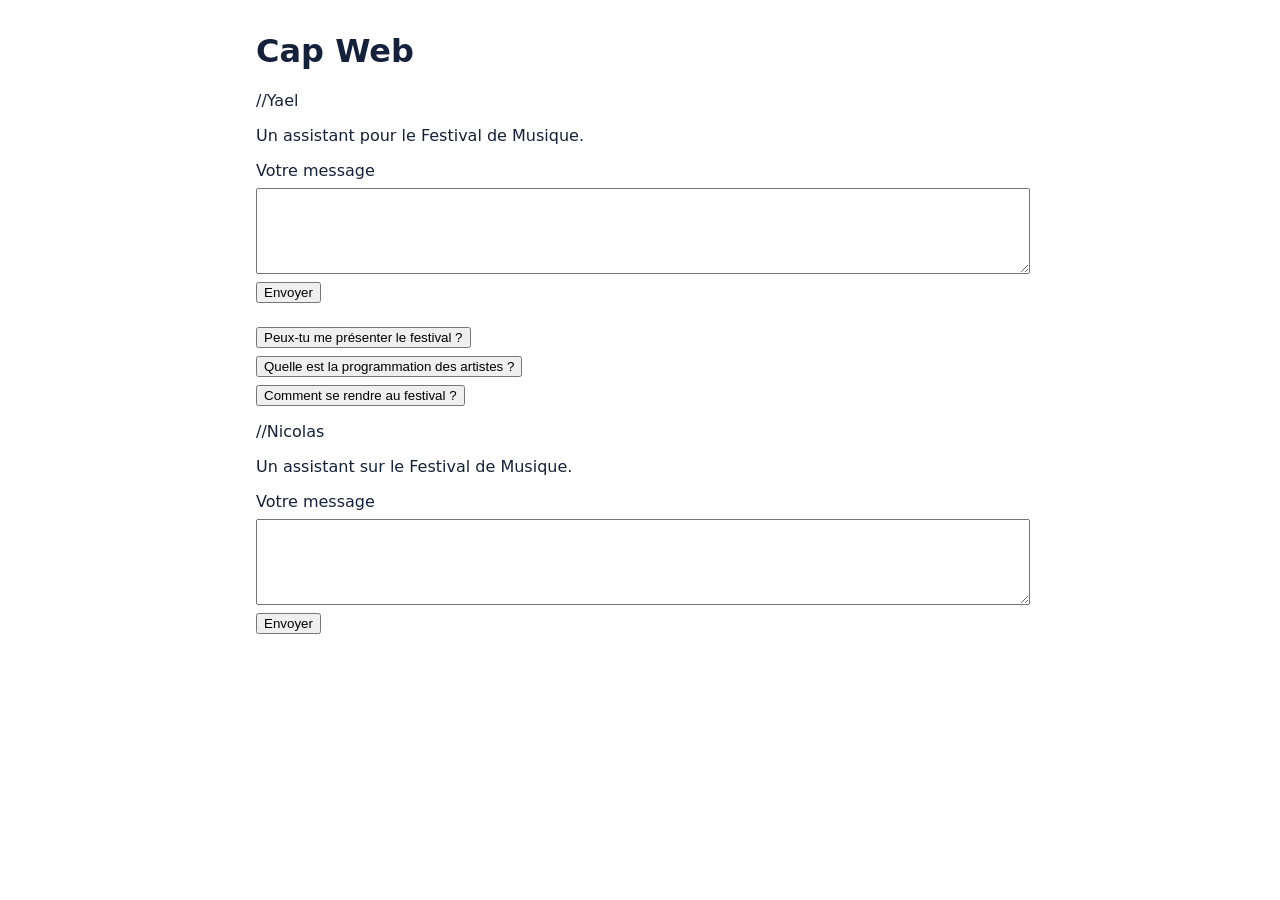
<file: atelier/public/index.html>
<!doctype html>
<html lang="fr">
<head>
  <meta charset="utf-8">
  <meta name="viewport" content="width=device-width, initial-scale=1">
  <title>Cap Web — Festival de Musique</title>
  <link rel="stylesheet" href="./styles.css">
</head>
<body>
  <main>
    <h1>Cap Web</h1>
                 //Yael
    <p>Un assistant pour le Festival de Musique.</p>
    <ul id="messages"></ul>
    <form id="chat-form">
      <label for="message">Votre message</label>
      <textarea id="message" name="message" maxlength="380"></textarea>
      <button type="submit">Envoyer</button>
    </form>
    <ul id="suggestions">
      <li><button type="button">Peux-tu me présenter le festival ?</button></li>
      <li><button type="button">Quelle est la programmation des artistes ?</button></li>
      <li><button type="button">Comment se rendre au festival ?</button></li>
    </ul>
  //Nicolas
    <p>Un assistant sur le Festival de Musique.</p>
    <form id="chat-form">
      <label for="message">Votre message</label>
      <textarea id="message" name="message" maxlength="200" rows="3"></textarea>
      <button type="submit">Envoyer</button>
    </form>
    <ul id="messages"></ul>
    <p id="status" role="status"></p>
  </main>
  <script src="./js/app.js"></script>
</body>
</html>
</file>
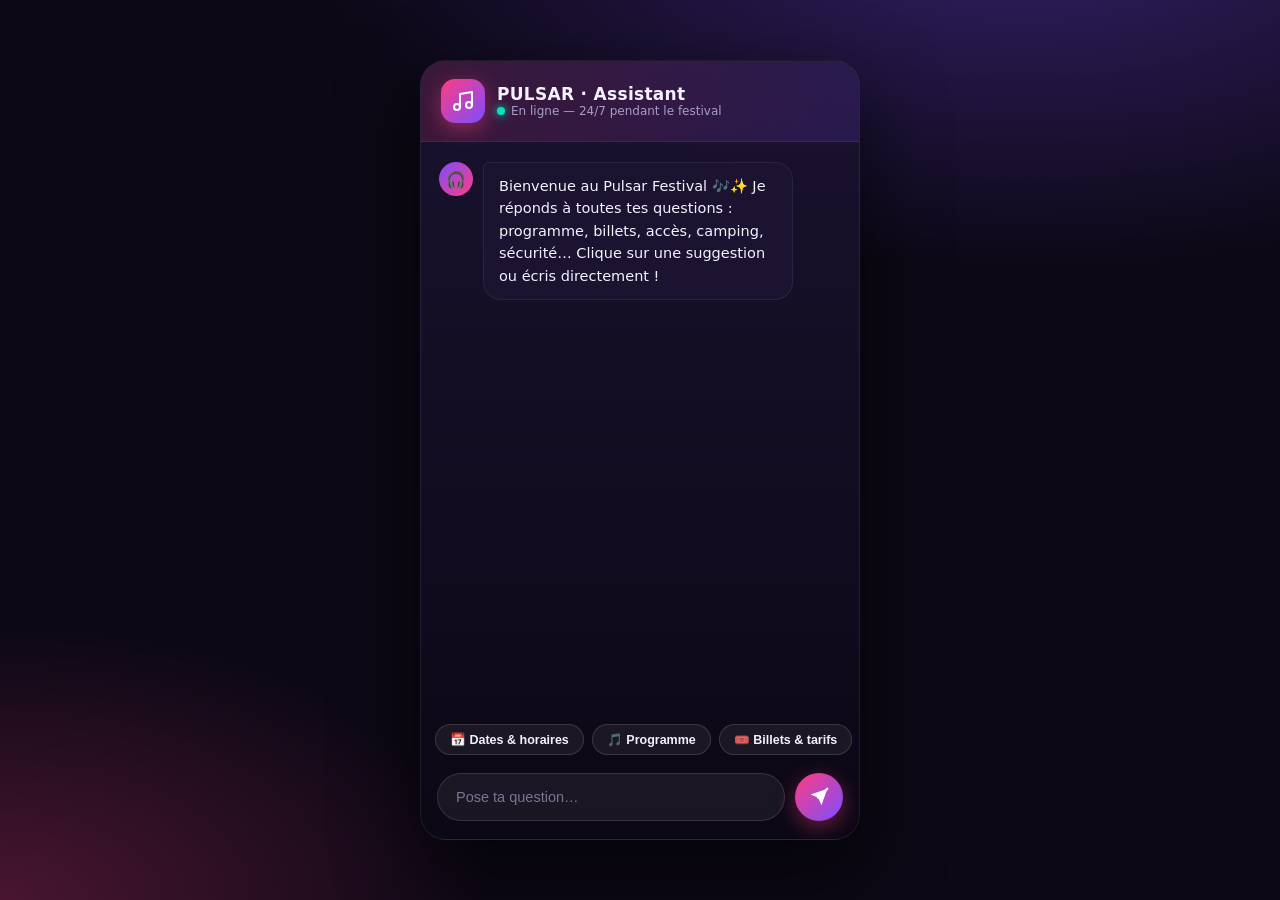
<file: essais-n0/nicolas-chatbot-v1.html>
<!doctype html>
<html lang="fr">

<head>
    <meta charset="UTF-8" />
    <meta name="viewport" content="width=device-width, initial-scale=1.0" />
    <title>Pulsar Festival — Assistant des Festivaliers</title>
    <style>
        :root {
            --bg: #0c0815;
            --bg-soft: #161029;
            --panel: #1b1330;
            --accent: #ff3d81;
            --accent2: #7c4dff;
            --accent3: #00e5c0;
            --text: #f4f1ff;
            --muted: #a79ec7;
            --radius: 18px;
            font-family: "Inter", "Segoe UI", system-ui, sans-serif;
        }

        * {
            margin: 0;
            padding: 0;
            box-sizing: border-box;
        }

        html,
        body {
            height: 100%;
        }

        body {
            background: radial-gradient(1200px 600px at 80% -10%, rgba(124, 77, 255, .35), transparent 60%),
                radial-gradient(900px 500px at 0% 100%, rgba(255, 61, 129, .25), transparent 55%),
                var(--bg);
            color: var(--text);
            display: flex;
            align-items: center;
            justify-content: center;
            padding: 20px;
        }

        .app {
            width: 100%;
            max-width: 440px;
            height: min(780px, 92vh);
            display: flex;
            flex-direction: column;
            background: linear-gradient(180deg, rgba(27, 19, 48, .95), rgba(12, 8, 21, .95));
            border: 1px solid rgba(255, 255, 255, .08);
            border-radius: 26px;
            box-shadow: 0 30px 80px rgba(0, 0, 0, .6);
            overflow: hidden;
            backdrop-filter: blur(10px);
        }

        /* Header */
        header {
            display: flex;
            align-items: center;
            gap: 12px;
            padding: 18px 20px;
            border-bottom: 1px solid rgba(255, 255, 255, .07);
            background: linear-gradient(90deg, rgba(255, 61, 129, .15), rgba(124, 77, 255, .15));
        }

        .logo {
            width: 44px;
            height: 44px;
            border-radius: 14px;
            flex-shrink: 0;
            background: linear-gradient(135deg, var(--accent), var(--accent2));
            display: grid;
            place-items: center;
            box-shadow: 0 6px 20px rgba(255, 61, 129, .45);
        }

        .logo svg {
            width: 24px;
            height: 24px;
        }

        header h1 {
            font-size: 17px;
            font-weight: 800;
            letter-spacing: .3px;
        }

        header .status {
            font-size: 12px;
            color: var(--muted);
            display: flex;
            align-items: center;
            gap: 6px;
        }

        .dot {
            width: 8px;
            height: 8px;
            border-radius: 50%;
            background: var(--accent3);
            box-shadow: 0 0 8px var(--accent3);
        }

        /* Chat */
        #chat {
            flex: 1;
            overflow-y: auto;
            padding: 20px 18px;
            display: flex;
            flex-direction: column;
            gap: 14px;
            scroll-behavior: smooth;
        }

        #chat::-webkit-scrollbar {
            width: 6px;
        }

        #chat::-webkit-scrollbar-thumb {
            background: rgba(255, 255, 255, .15);
            border-radius: 3px;
        }

        .msg {
            display: flex;
            gap: 10px;
            max-width: 88%;
            animation: pop .25s ease both;
        }

        .msg.bot {
            align-self: flex-start;
        }

        .msg.user {
            align-self: flex-end;
            flex-direction: row-reverse;
        }

        @keyframes pop {
            from {
                opacity: 0;
                transform: translateY(8px);
            }

            to {
                opacity: 1;
                transform: none;
            }
        }

        .avatar {
            width: 34px;
            height: 34px;
            border-radius: 50%;
            flex-shrink: 0;
            display: grid;
            place-items: center;
            font-size: 16px;
            background: linear-gradient(135deg, var(--accent2), var(--accent));
        }

        .msg.user .avatar {
            background: linear-gradient(135deg, #2ea8ff, var(--accent3));
        }

        .bubble {
            padding: 12px 15px;
            border-radius: var(--radius);
            font-size: 14.5px;
            line-height: 1.55;
            white-space: pre-line;
        }

        .bot .bubble {
            background: var(--panel);
            border: 1px solid rgba(255, 255, 255, .07);
            border-top-left-radius: 6px;
        }

        .user .bubble {
            background: linear-gradient(135deg, var(--accent2), #a13dff);
            border-top-right-radius: 6px;
            box-shadow: 0 4px 16px rgba(124, 77, 255, .35);
        }

        .bubble b {
            color: var(--accent3);
        }

        .typing {
            display: inline-flex;
            gap: 5px;
            padding: 6px 2px;
        }

        .typing span {
            width: 7px;
            height: 7px;
            border-radius: 50%;
            background: var(--muted);
            animation: blink 1.2s infinite;
        }

        .typing span:nth-child(2) {
            animation-delay: .2s;
        }

        .typing span:nth-child(3) {
            animation-delay: .4s;
        }

        @keyframes blink {

            0%,
            60%,
            100% {
                opacity: .25;
                transform: translateY(0);
            }

            30% {
                opacity: 1;
                transform: translateY(-3px);
            }
        }

        /* Quick replies */
        #chips {
            display: flex;
            gap: 8px;
            padding: 10px 14px 4px;
            overflow-x: auto;
            scrollbar-width: none;
        }

        #chips::-webkit-scrollbar {
            display: none;
        }

        .chip {
            flex-shrink: 0;
            cursor: pointer;
            font-size: 12.5px;
            font-weight: 600;
            color: var(--text);
            padding: 7px 14px;
            border-radius: 999px;
            background: rgba(255, 255, 255, .06);
            border: 1px solid rgba(255, 255, 255, .14);
            transition: .2s;
        }

        .chip:hover {
            background: rgba(124, 77, 255, .25);
            border-color: var(--accent2);
        }

        /* Input */
        form {
            display: flex;
            gap: 10px;
            padding: 14px 16px 18px;
        }

        input {
            flex: 1;
            padding: 13px 18px;
            font-size: 14.5px;
            color: var(--text);
            background: rgba(255, 255, 255, .06);
            border: 1px solid rgba(255, 255, 255, .12);
            border-radius: 999px;
            outline: none;
            transition: .2s;
        }

        input::placeholder {
            color: #7d7399;
        }

        input:focus {
            border-color: var(--accent);
            box-shadow: 0 0 0 3px rgba(255, 61, 129, .15);
        }

        button.send {
            width: 48px;
            height: 48px;
            border: none;
            border-radius: 50%;
            cursor: pointer;
            background: linear-gradient(135deg, var(--accent), var(--accent2));
            display: grid;
            place-items: center;
            transition: .2s;
            box-shadow: 0 6px 20px rgba(255, 61, 129, .4);
        }

        button.send:hover {
            transform: scale(1.06);
        }

        button.send:active {
            transform: scale(.95);
        }

        button.send svg {
            width: 20px;
            height: 20px;
        }
    </style>
</head>

<body>
    <div class="app">
        <header>
            <div class="logo">
                <svg viewBox="0 0 24 24" fill="none" stroke="#fff" stroke-width="2" stroke-linecap="round"
                    stroke-linejoin="round">
                    <path d="M9 18V5l12-2v13" />
                    <circle cx="6" cy="18" r="3" />
                    <circle cx="18" cy="16" r="3" />
                </svg>
            </div>
            <div>
                <h1>PULSAR · Assistant</h1>
                <div class="status"><span class="dot"></span> En ligne — 24/7 pendant le festival</div>
            </div>
        </header>
        <div id="chat"></div>
        <div id="chips"></div>
        <form id="form" autocomplete="off">
            <input id="input" type="text" placeholder="Pose ta question…" />
            <button class="send" type="submit" aria-label="Envoyer">
                <svg viewBox="0 0 24 24" fill="none" stroke="#fff" stroke-width="2.5" stroke-linecap="round"
                    stroke-linejoin="round">
                    <line x1="22" y1="2" x2="11" y2="13" />
                    <polygon points="22 2 15 22 11 13 2 9 22 2" fill="#fff" stroke="none" />
                </svg>
            </button>
        </form>
    </div>

    <script>
        const chat = document.getElementById("chat");
        const form = document.getElementById("form");
        const input = document.getElementById("input");
        const chipsBox = document.getElementById("chips");

        const FEST = {
            name: "Pulsar Festival",
            dates: "du 12 au 14 juin 2026",
            lieu: "Parc des Étoiles, Bordeaux",
            scene: "3 scènes : Nova, Eclipse et Supernova",
            prix: "Pass 1 jour 69 € · Pass 3 jours 159 € (camping inclus)",
        };

        const RULES = [
            {
                k: [/\b(bonjour|salut|hello|hey|coucou|yo)\b/i],
                a: () => `Hey ! Bienvenue au ${FEST.name} 🎶 Je suis l'assistant des festivaliers. Programme, billets, accès, sécurité… pose-moi ta question !`
            },
            {
                k: [/\b(date|quand|jour)\b/i],
                a: () => `Le festival a lieu ${FEST.dates} 🗓️ Les portes ouvrent chaque jour à 14h et les concerts finissent à 2h du matin.`
            },
            {
                k: [/\b(ou|lieu|adresse|site|localis|carte)\b.*\b(c(est|est)|festival|se trouve|situe|ca se passe)/i, /\b adresse \b/i],
                a: () => `Tout se déroule au ${FEST.lieu} 📍 Suivre le fléchage "Pulsar" depuis la sortie B du tram C, ou les navettes gratuites depuis la gare toutes les 20 min.`
            },
            {
                k: [/\b(billet|pass|ticket|prix|tarif|co[ûu]t|acheter|payer)\b/i],
                a: () => `🎟️ ${FEST.prix}\nAchat sur pulsar-festival.fr (CB, PayPal, 3x sans frais). Le bracelet est activé à l'entrée avec une pièce d'identité. Attention : les contrefaçons ne donnent pas accès au site !`
            },
            {
                k: [/\b(programme|line ?up|lineup|artistes?|concerts?|sc[eè]ne|horaire|affiche)\b/i],
                a: () => `🎵 Le programme complet est sur l'app et au point Info. ${FEST.scene}.\nVendredi : Electro de 18h à 2h (scène Supernova)\nSamedi : Rock & indie toute la journée (scène Nova)\nDimanche : Hip-hop et clôture firework à 23h 🎆`
            },
            {
                k: [/\b(camping|dormir|nuit|tente)\b/i],
                a: () => `⛺ Le camping est inclus dans le Pass 3 jours : douches chaudes, bornes de recharge, espace calme de 2h à 8h. Tentes et van (emplacement limité, sur réservation à l'entrée).`
            },
            {
                k: [/\b(manger|boire|nourriture|food|resto|vegan|v[ée]g[ée]|gluten)\b/i],
                a: () => `🍔 24 food-trucks : burgers, Poke bowls, vegan, sans gluten (étiquetés) et pâtisseries locales. Prix moyens : 8–14 € le plat, gourde d'eau potable gratuite sur tout le site.`
            },
            {
                k: [/\b(buvette|alcool|bi[eè]re|boissons?)\b/i],
                a: () => `🍺 Les buvettes servent de 14h à 1h. Payez en "Pulsar Cashless" (rechargez votre bracelet sur l'app pour éviter la queue). L'alcool est réservé aux +18 : pensez à votre pièce d'identité.`
            },
            {
                k: [/\b(acces|aller|transport|tram|bus|navette|train|voiture|parking|garer)\b/i],
                a: () => `🚍 Navettes gratuites toutes les 20 min depuis la gare. Tram C jusqu'à 1h du matin. Parking relais à 10 €/jour avec navette. Vélo : parcage sécurisé gratuit à l'entrée Est.`
            },
            {
                k: [/\b(objet|interdit|sac|apporter|drogue|cigarette|cigarette electronique)\b/i],
                a: () => `🚫 Interdits : bouteilles en verre, parapluies, drone, appareil pro, sticker de haine. ✅ Autorisés : gourde vide, casquette, crème solaire, e-cig. Fouille des sacs à l'entrée (max format A4 pour aller plus vite).`
            },
            {
                k: [/\b(securite|secours|premiers? soins|m[ée]dical|urgence|perdu|objet trouv[ée]|enfants?|mineur)\b/i],
                a: () => `🏥 Poste de secours ouvert 24/24 (bouton SOS dans l'app). Espace objets trouvés près de la sortie Ouest. Le festival est interdit aux -16 non accompagnés ; 16-17 ans : autorisation parentale à l'entrée.`
            },
            {
                k: [/\b(meteo|temps|pleuvoir|pluit|chaud|soleil)\b/i],
                a: () => `🌤️ Prévoyez crème solaire ET K-way, on est en juin ! En cas de forte chaleur : zones ombragées, brumisateurs et distribution d'eau gratuite. Le festival a lieu même sous la pluie.`
            },
            {
                k: [/\b(merci|top|g[ée]nial|super|cool)\b/i],
                a: () => `Avec plaisir ! 🙌 Bon festival, prends soin de toi et de tes potes. Une autre question ?`
            },
            {
                k: [/\b(pulse|pulsar|festival)\b$/i],
                a: () => `${FEST.name} — ${FEST.dates}, ${FEST.lieu}. 🎡 3 jours, 3 scènes, 60 artistes. Que veux-tu savoir : programme, billets, accès, camping ?`
            },
            {
                k: [/\b(rgpd|donn[ée]es|privacy|confidentialit[ée])\b/i],
                a: () => `Tes données ne sont utilisées que pour ton bracelet et les notifications du festival. Aucune revente à des tiers. Détails au point Info ou sur pulsar-festival.fr/confidentialite.`
            },
        ];

        const FALLBACK = `Hmm, je n'ai pas tout saisi 😅 Essaie avec : "programme", "billets", "accès", "camping", "objets interdits" ou "premiers secours".`;
        const CHIPS = ["📅 Dates & horaires", "🎵 Programme", "🎟️ Billets & tarifs", "🚌 Accès", "⛺ Camping", "🍔 Food & buvettes", "🚫 Objets interdits", "🏥 Sécurité & secours", "🌤️ Météo"];

        function addMsg(who, html) {
            const el = document.createElement("div");
            el.className = "msg " + who;
            const av = who === "bot"
                ? `<div class="avatar">🎧</div>`
                : `<div class="avatar">👤</div>`;
            el.innerHTML = av + `<div class="bubble">${html}</div>`;
            chat.appendChild(el);
            chat.scrollTop = chat.scrollHeight;
            return el;
        }

        function answer(q) {
            for (const r of RULES) if (r.k.some(re => re.test(q))) return r.a();
            return FALLBACK;
        }

        function botReply(q) {
            const t = addMsg("bot", `<span class="typing"><span></span><span></span><span></span></span>`);
            setTimeout(() => {
                t.querySelector(".bubble").innerHTML = answer(q);
                chat.scrollTop = chat.scrollHeight;
            }, 600 + Math.random() * 500);
        }

        form.addEventListener("submit", e => {
            e.preventDefault();
            const q = input.value.trim();
            if (!q) return;
            addMsg("user", q.replace(/</g, "&lt;"));
            input.value = "";
            botReply(q);
        });

        CHIPS.forEach(c => {
            const b = document.createElement("button");
            b.className = "chip";
            b.textContent = c;
            b.onclick = () => { addMsg("user", c.replace(/</g, "&lt;")); botReply(c); };
            chipsBox.appendChild(b);
        });

        addMsg("bot", `Bienvenue au ${FEST.name} 🎶✨ Je réponds à toutes tes questions : programme, billets, accès, camping, sécurité… Clique sur une suggestion ou écris directement !`);
    </script>
</body>

</html>
</file>
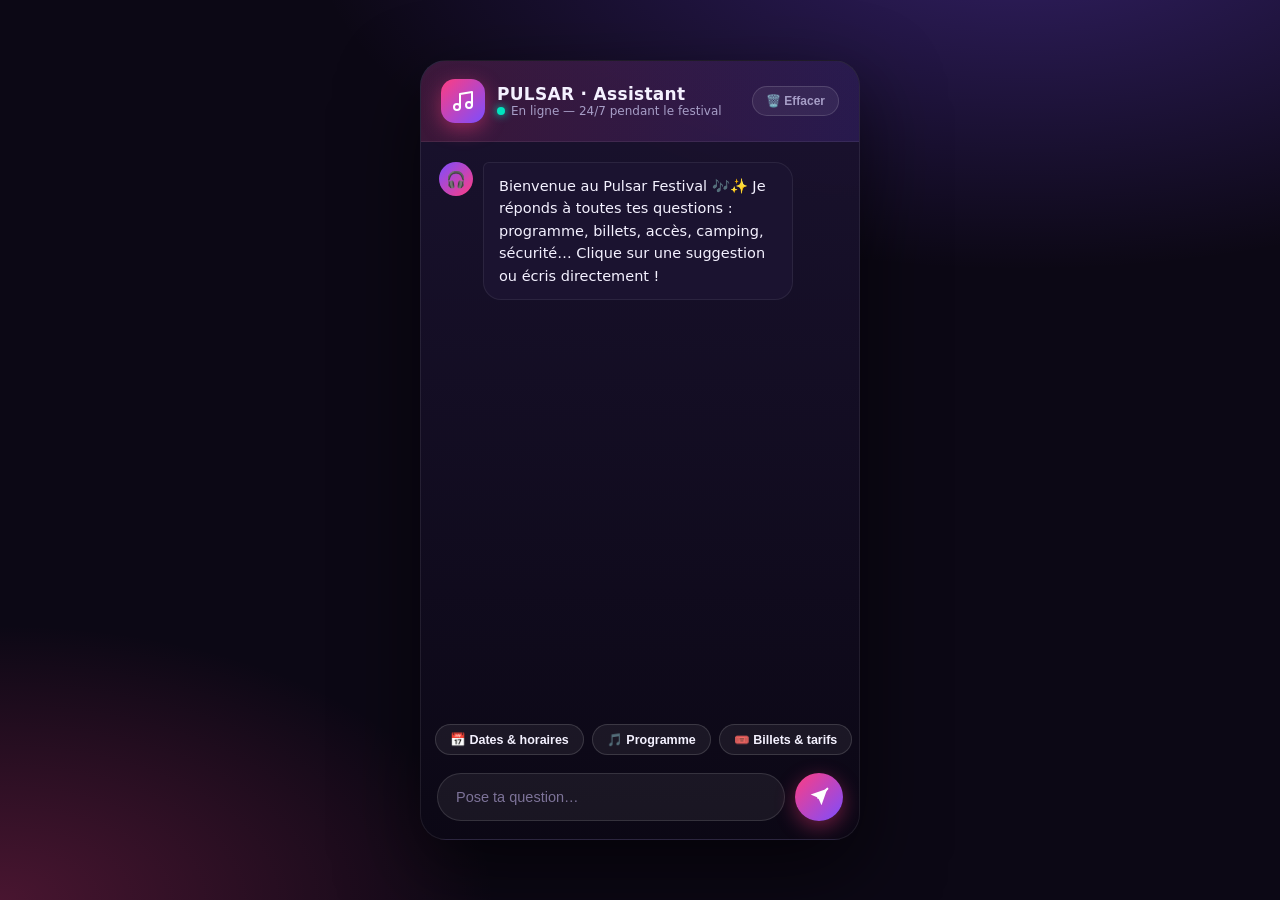
<file: essais-n0/nicolas-chatbot-v2.html>
<!doctype html>
<html lang="fr">

<head>
    <meta charset="UTF-8" />
    <meta name="viewport" content="width=device-width, initial-scale=1.0" />
    <title>Pulsar Festival — Assistant des Festivaliers</title>
    <style>
        :root {
            --bg: #0c0815;
            --bg-soft: #161029;
            --panel: #1b1330;
            --accent: #ff3d81;
            --accent2: #7c4dff;
            --accent3: #00e5c0;
            --text: #f4f1ff;
            --muted: #a79ec7;
            --radius: 18px;
            font-family: "Inter", "Segoe UI", system-ui, sans-serif;
        }

        * {
            margin: 0;
            padding: 0;
            box-sizing: border-box;
        }

        html,
        body {
            height: 100%;
        }

        body {
            background: radial-gradient(1200px 600px at 80% -10%, rgba(124, 77, 255, .35), transparent 60%),
                radial-gradient(900px 500px at 0% 100%, rgba(255, 61, 129, .25), transparent 55%),
                var(--bg);
            color: var(--text);
            display: flex;
            align-items: center;
            justify-content: center;
            padding: 20px;
        }

        .app {
            width: 100%;
            max-width: 440px;
            height: min(780px, 92vh);
            display: flex;
            flex-direction: column;
            background: linear-gradient(180deg, rgba(27, 19, 48, .95), rgba(12, 8, 21, .95));
            border: 1px solid rgba(255, 255, 255, .08);
            border-radius: 26px;
            box-shadow: 0 30px 80px rgba(0, 0, 0, .6);
            overflow: hidden;
            backdrop-filter: blur(10px);
        }

        /* Header */
        header {
            display: flex;
            align-items: center;
            gap: 12px;
            padding: 18px 20px;
            border-bottom: 1px solid rgba(255, 255, 255, .07);
            background: linear-gradient(90deg, rgba(255, 61, 129, .15), rgba(124, 77, 255, .15));
        }

        .logo {
            width: 44px;
            height: 44px;
            border-radius: 14px;
            flex-shrink: 0;
            background: linear-gradient(135deg, var(--accent), var(--accent2));
            display: grid;
            place-items: center;
            box-shadow: 0 6px 20px rgba(255, 61, 129, .45);
        }

        .logo svg {
            width: 24px;
            height: 24px;
        }

        header h1 {
            font-size: 17px;
            font-weight: 800;
            letter-spacing: .3px;
        }

        header .status {
            font-size: 12px;
            color: var(--muted);
            display: flex;
            align-items: center;
            gap: 6px;
        }

        .dot {
            width: 8px;
            height: 8px;
            border-radius: 50%;
            background: var(--accent3);
            box-shadow: 0 0 8px var(--accent3);
        }

        .clear-btn {
            margin-left: auto;
            cursor: pointer;
            font-size: 12px;
            font-weight: 600;
            color: var(--muted);
            background: rgba(255, 255, 255, .06);
            border: 1px solid rgba(255, 255, 255, .14);
            border-radius: 999px;
            padding: 7px 13px;
            transition: .2s;
            white-space: nowrap;
        }

        .clear-btn:hover {
            color: var(--text);
            background: rgba(255, 61, 129, .25);
            border-color: var(--accent);
        }

        /* Chat */
        #chat {
            flex: 1;
            overflow-y: auto;
            padding: 20px 18px;
            display: flex;
            flex-direction: column;
            gap: 14px;
            scroll-behavior: smooth;
        }

        #chat::-webkit-scrollbar {
            width: 6px;
        }

        #chat::-webkit-scrollbar-thumb {
            background: rgba(255, 255, 255, .15);
            border-radius: 3px;
        }

        .msg {
            display: flex;
            gap: 10px;
            max-width: 88%;
            animation: pop .25s ease both;
        }

        .msg.bot {
            align-self: flex-start;
        }

        .msg.user {
            align-self: flex-end;
            flex-direction: row-reverse;
        }

        @keyframes pop {
            from {
                opacity: 0;
                transform: translateY(8px);
            }

            to {
                opacity: 1;
                transform: none;
            }
        }

        .avatar {
            width: 34px;
            height: 34px;
            border-radius: 50%;
            flex-shrink: 0;
            display: grid;
            place-items: center;
            font-size: 16px;
            background: linear-gradient(135deg, var(--accent2), var(--accent));
        }

        .msg.user .avatar {
            background: linear-gradient(135deg, #2ea8ff, var(--accent3));
        }

        .bubble {
            padding: 12px 15px;
            border-radius: var(--radius);
            font-size: 14.5px;
            line-height: 1.55;
            white-space: pre-line;
        }

        .bot .bubble {
            background: var(--panel);
            border: 1px solid rgba(255, 255, 255, .07);
            border-top-left-radius: 6px;
        }

        .user .bubble {
            background: linear-gradient(135deg, var(--accent2), #a13dff);
            border-top-right-radius: 6px;
            box-shadow: 0 4px 16px rgba(124, 77, 255, .35);
        }

        .bubble b {
            color: var(--accent3);
        }

        .typing {
            display: inline-flex;
            gap: 5px;
            padding: 6px 2px;
        }

        .typing span {
            width: 7px;
            height: 7px;
            border-radius: 50%;
            background: var(--muted);
            animation: blink 1.2s infinite;
        }

        .typing span:nth-child(2) {
            animation-delay: .2s;
        }

        .typing span:nth-child(3) {
            animation-delay: .4s;
        }

        @keyframes blink {

            0%,
            60%,
            100% {
                opacity: .25;
                transform: translateY(0);
            }

            30% {
                opacity: 1;
                transform: translateY(-3px);
            }
        }

        /* Quick replies */
        #chips {
            display: flex;
            gap: 8px;
            padding: 10px 14px 4px;
            overflow-x: auto;
            scrollbar-width: none;
        }

        #chips::-webkit-scrollbar {
            display: none;
        }

        .chip {
            flex-shrink: 0;
            cursor: pointer;
            font-size: 12.5px;
            font-weight: 600;
            color: var(--text);
            padding: 7px 14px;
            border-radius: 999px;
            background: rgba(255, 255, 255, .06);
            border: 1px solid rgba(255, 255, 255, .14);
            transition: .2s;
        }

        .chip:hover {
            background: rgba(124, 77, 255, .25);
            border-color: var(--accent2);
        }

        /* Input */
        form {
            display: flex;
            gap: 10px;
            padding: 14px 16px 18px;
        }

        input {
            flex: 1;
            padding: 13px 18px;
            font-size: 14.5px;
            color: var(--text);
            background: rgba(255, 255, 255, .06);
            border: 1px solid rgba(255, 255, 255, .12);
            border-radius: 999px;
            outline: none;
            transition: .2s;
        }

        input::placeholder {
            color: #7d7399;
        }

        input:focus {
            border-color: var(--accent);
            box-shadow: 0 0 0 3px rgba(255, 61, 129, .15);
        }

        button.send {
            width: 48px;
            height: 48px;
            border: none;
            border-radius: 50%;
            cursor: pointer;
            background: linear-gradient(135deg, var(--accent), var(--accent2));
            display: grid;
            place-items: center;
            transition: .2s;
            box-shadow: 0 6px 20px rgba(255, 61, 129, .4);
        }

        button.send:hover {
            transform: scale(1.06);
        }

        button.send:active {
            transform: scale(.95);
        }

        button.send svg {
            width: 20px;
            height: 20px;
        }
    </style>
</head>

<body>
    <div class="app">
        <header>
            <div class="logo">
                <svg viewBox="0 0 24 24" fill="none" stroke="#fff" stroke-width="2" stroke-linecap="round"
                    stroke-linejoin="round">
                    <path d="M9 18V5l12-2v13" />
                    <circle cx="6" cy="18" r="3" />
                    <circle cx="18" cy="16" r="3" />
                </svg>
            </div>
            <div>
                <h1>PULSAR · Assistant</h1>
                <div class="status"><span class="dot"></span> En ligne — 24/7 pendant le festival</div>
            </div>
            <button class="clear-btn" id="clearBtn" type="button" title="Effacer la conversation">🗑️ Effacer</button>
        </header>
        <div id="chat"></div>
        <div id="chips"></div>
        <form id="form" autocomplete="off">
            <input id="input" type="text" placeholder="Pose ta question…" />
            <button class="send" type="submit" aria-label="Envoyer">
                <svg viewBox="0 0 24 24" fill="none" stroke="#fff" stroke-width="2.5" stroke-linecap="round"
                    stroke-linejoin="round">
                    <line x1="22" y1="2" x2="11" y2="13" />
                    <polygon points="22 2 15 22 11 13 2 9 22 2" fill="#fff" stroke="none" />
                </svg>
            </button>
        </form>
    </div>

    <script>
        const chat = document.getElementById("chat");
        const form = document.getElementById("form");
        const input = document.getElementById("input");
        const chipsBox = document.getElementById("chips");

        const FEST = {
            name: "Pulsar Festival",
            dates: "du 12 au 14 juin 2026",
            lieu: "Parc des Étoiles, Bordeaux",
            scene: "3 scènes : Nova, Eclipse et Supernova",
            prix: "Pass 1 jour 69 € · Pass 3 jours 159 € (camping inclus)",
        };

        const RULES = [
            {
                k: [/\b(bonjour|salut|hello|hey|coucou|yo)\b/i],
                a: () => `Hey ! Bienvenue au ${FEST.name} 🎶 Je suis l'assistant des festivaliers. Programme, billets, accès, sécurité… pose-moi ta question !`
            },
            {
                k: [/\b(date|quand|jour)\b/i],
                a: () => `Le festival a lieu ${FEST.dates} 🗓️ Les portes ouvrent chaque jour à 14h et les concerts finissent à 2h du matin.`
            },
            {
                k: [/\b(ou|lieu|adresse|site|localis|carte)\b.*\b(c(est|est)|festival|se trouve|situe|ca se passe)/i, /\b adresse \b/i],
                a: () => `Tout se déroule au ${FEST.lieu} 📍 Suivre le fléchage "Pulsar" depuis la sortie B du tram C, ou les navettes gratuites depuis la gare toutes les 20 min.`
            },
            {
                k: [/\b(billet|pass|ticket|prix|tarif|co[ûu]t|acheter|payer)\b/i],
                a: () => `🎟️ ${FEST.prix}\nAchat sur pulsar-festival.fr (CB, PayPal, 3x sans frais). Le bracelet est activé à l'entrée avec une pièce d'identité. Attention : les contrefaçons ne donnent pas accès au site !`
            },
            {
                k: [/\b(programme|line ?up|lineup|artistes?|concerts?|sc[eè]ne|horaire|affiche)\b/i],
                a: () => `🎵 Le programme complet est sur l'app et au point Info. ${FEST.scene}.\nVendredi : Electro de 18h à 2h (scène Supernova)\nSamedi : Rock & indie toute la journée (scène Nova)\nDimanche : Hip-hop et clôture firework à 23h 🎆`
            },
            {
                k: [/\b(camping|dormir|nuit|tente)\b/i],
                a: () => `⛺ Le camping est inclus dans le Pass 3 jours : douches chaudes, bornes de recharge, espace calme de 2h à 8h. Tentes et van (emplacement limité, sur réservation à l'entrée).`
            },
            {
                k: [/\b(manger|boire|nourriture|food|resto|vegan|v[ée]g[ée]|gluten)\b/i],
                a: () => `🍔 24 food-trucks : burgers, Poke bowls, vegan, sans gluten (étiquetés) et pâtisseries locales. Prix moyens : 8–14 € le plat, gourde d'eau potable gratuite sur tout le site.`
            },
            {
                k: [/\b(buvette|alcool|bi[eè]re|boissons?)\b/i],
                a: () => `🍺 Les buvettes servent de 14h à 1h. Payez en "Pulsar Cashless" (rechargez votre bracelet sur l'app pour éviter la queue). L'alcool est réservé aux +18 : pensez à votre pièce d'identité.`
            },
            {
                k: [/\b(acces|aller|transport|tram|bus|navette|train|voiture|parking|garer)\b/i],
                a: () => `🚍 Navettes gratuites toutes les 20 min depuis la gare. Tram C jusqu'à 1h du matin. Parking relais à 10 €/jour avec navette. Vélo : parcage sécurisé gratuit à l'entrée Est.`
            },
            {
                k: [/\b(objet|interdit|sac|apporter|drogue|cigarette|cigarette electronique)\b/i],
                a: () => `🚫 Interdits : bouteilles en verre, parapluies, drone, appareil pro, sticker de haine. ✅ Autorisés : gourde vide, casquette, crème solaire, e-cig. Fouille des sacs à l'entrée (max format A4 pour aller plus vite).`
            },
            {
                k: [/\b(securite|secours|premiers? soins|m[ée]dical|urgence|perdu|objet trouv[ée]|enfants?|mineur)\b/i],
                a: () => `🏥 Poste de secours ouvert 24/24 (bouton SOS dans l'app). Espace objets trouvés près de la sortie Ouest. Le festival est interdit aux -16 non accompagnés ; 16-17 ans : autorisation parentale à l'entrée.`
            },
            {
                k: [/\b(meteo|temps|pleuvoir|pluit|chaud|soleil)\b/i],
                a: () => `🌤️ Prévoyez crème solaire ET K-way, on est en juin ! En cas de forte chaleur : zones ombragées, brumisateurs et distribution d'eau gratuite. Le festival a lieu même sous la pluie.`
            },
            {
                k: [/\b(merci|top|g[ée]nial|super|cool)\b/i],
                a: () => `Avec plaisir ! 🙌 Bon festival, prends soin de toi et de tes potes. Une autre question ?`
            },
            {
                k: [/\b(pulse|pulsar|festival)\b$/i],
                a: () => `${FEST.name} — ${FEST.dates}, ${FEST.lieu}. 🎡 3 jours, 3 scènes, 60 artistes. Que veux-tu savoir : programme, billets, accès, camping ?`
            },
            {
                k: [/\b(rgpd|donn[ée]es|privacy|confidentialit[ée])\b/i],
                a: () => `Tes données ne sont utilisées que pour ton bracelet et les notifications du festival. Aucune revente à des tiers. Détails au point Info ou sur pulsar-festival.fr/confidentialite.`
            },
        ];

        const FALLBACK = `Hmm, je n'ai pas tout saisi 😅 Essaie avec : "programme", "billets", "accès", "camping", "objets interdits" ou "premiers secours".`;
        const CHIPS = ["📅 Dates & horaires", "🎵 Programme", "🎟️ Billets & tarifs", "🚌 Accès", "⛺ Camping", "🍔 Food & buvettes", "🚫 Objets interdits", "🏥 Sécurité & secours", "🌤️ Météo"];

        function addMsg(who, html) {
            const el = document.createElement("div");
            el.className = "msg " + who;
            const av = who === "bot"
                ? `<div class="avatar">🎧</div>`
                : `<div class="avatar">👤</div>`;
            el.innerHTML = av + `<div class="bubble">${html}</div>`;
            chat.appendChild(el);
            chat.scrollTop = chat.scrollHeight;
            return el;
        }

        function answer(q) {
            for (const r of RULES) if (r.k.some(re => re.test(q))) return r.a();
            return FALLBACK;
        }

        function botReply(q) {
            const t = addMsg("bot", `<span class="typing"><span></span><span></span><span></span></span>`);
            setTimeout(() => {
                t.querySelector(".bubble").innerHTML = answer(q);
                chat.scrollTop = chat.scrollHeight;
            }, 600 + Math.random() * 500);
        }

        form.addEventListener("submit", e => {
            e.preventDefault();
            const q = input.value.trim();
            if (!q) return;
            addMsg("user", q.replace(/</g, "&lt;"));
            input.value = "";
            botReply(q);
        });

        CHIPS.forEach(c => {
            const b = document.createElement("button");
            b.className = "chip";
            b.textContent = c;
            b.onclick = () => { addMsg("user", c.replace(/</g, "&lt;")); botReply(c); };
            chipsBox.appendChild(b);
        });

        const WELCOME = `Bienvenue au ${FEST.name} 🎶✨ Je réponds à toutes tes questions : programme, billets, accès, camping, sécurité… Clique sur une suggestion ou écris directement !`;
        addMsg("bot", WELCOME);

        document.getElementById("clearBtn").addEventListener("click", () => {
            chat.innerHTML = "";
            addMsg("bot", WELCOME);
            input.focus();
        });
    </script>
</body>

</html>
</file>
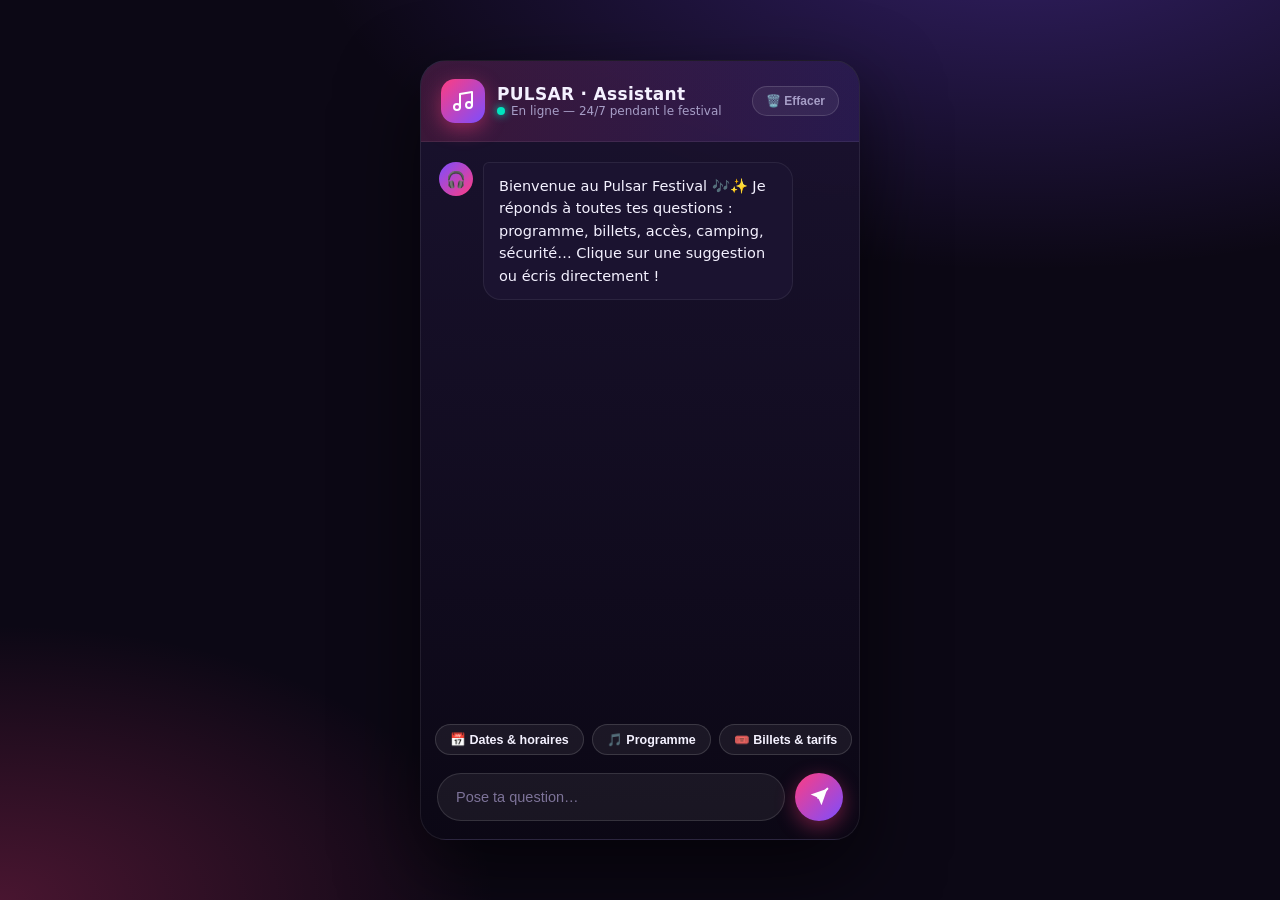
<file: essais-n0/nicolas-chatbot-v3.html>
<!doctype html>
<html lang="fr">

<head>
    <meta charset="UTF-8" />
    <meta name="viewport" content="width=device-width, initial-scale=1.0" />
    <title>Pulsar Festival — Assistant des Festivaliers</title>
    <style>
        :root {
            --bg: #0c0815;
            --bg-soft: #161029;
            --panel: #1b1330;
            --accent: #ff3d81;
            --accent2: #7c4dff;
            --accent3: #00e5c0;
            --text: #f4f1ff;
            --muted: #a79ec7;
            --radius: 18px;
            font-family: "Inter", "Segoe UI", system-ui, sans-serif;
        }

        * {
            margin: 0;
            padding: 0;
            box-sizing: border-box;
        }

        html,
        body {
            height: 100%;
        }

        body {
            background: radial-gradient(1200px 600px at 80% -10%, rgba(124, 77, 255, .35), transparent 60%),
                radial-gradient(900px 500px at 0% 100%, rgba(255, 61, 129, .25), transparent 55%),
                var(--bg);
            color: var(--text);
            display: flex;
            align-items: center;
            justify-content: center;
            padding: 20px;
        }

        .app {
            width: 100%;
            max-width: 440px;
            height: min(780px, 92vh);
            display: flex;
            flex-direction: column;
            background: linear-gradient(180deg, rgba(27, 19, 48, .95), rgba(12, 8, 21, .95));
            border: 1px solid rgba(255, 255, 255, .08);
            border-radius: 26px;
            box-shadow: 0 30px 80px rgba(0, 0, 0, .6);
            overflow: hidden;
            backdrop-filter: blur(10px);
        }

        /* Header */
        header {
            display: flex;
            align-items: center;
            gap: 12px;
            padding: 18px 20px;
            border-bottom: 1px solid rgba(255, 255, 255, .07);
            background: linear-gradient(90deg, rgba(255, 61, 129, .15), rgba(124, 77, 255, .15));
        }

        .logo {
            width: 44px;
            height: 44px;
            border-radius: 14px;
            flex-shrink: 0;
            background: linear-gradient(135deg, var(--accent), var(--accent2));
            display: grid;
            place-items: center;
            box-shadow: 0 6px 20px rgba(255, 61, 129, .45);
        }

        .logo svg {
            width: 24px;
            height: 24px;
        }

        header h1 {
            font-size: 17px;
            font-weight: 800;
            letter-spacing: .3px;
        }

        header .status {
            font-size: 12px;
            color: var(--muted);
            display: flex;
            align-items: center;
            gap: 6px;
        }

        .dot {
            width: 8px;
            height: 8px;
            border-radius: 50%;
            background: var(--accent3);
            box-shadow: 0 0 8px var(--accent3);
        }

        .clear-btn {
            margin-left: auto;
            cursor: pointer;
            font-size: 12px;
            font-weight: 600;
            color: var(--muted);
            background: rgba(255, 255, 255, .06);
            border: 1px solid rgba(255, 255, 255, .14);
            border-radius: 999px;
            padding: 7px 13px;
            transition: .2s;
            white-space: nowrap;
        }

        .clear-btn:hover {
            color: var(--text);
            background: rgba(255, 61, 129, .25);
            border-color: var(--accent);
        }

        /* Chat */
        #chat {
            flex: 1;
            overflow-y: auto;
            padding: 20px 18px;
            display: flex;
            flex-direction: column;
            gap: 14px;
            scroll-behavior: smooth;
        }

        #chat::-webkit-scrollbar {
            width: 6px;
        }

        #chat::-webkit-scrollbar-thumb {
            background: rgba(255, 255, 255, .15);
            border-radius: 3px;
        }

        .msg {
            display: flex;
            gap: 10px;
            max-width: 88%;
            animation: pop .25s ease both;
        }

        .msg.bot {
            align-self: flex-start;
        }

        .msg.user {
            align-self: flex-end;
            flex-direction: row-reverse;
        }

        @keyframes pop {
            from {
                opacity: 0;
                transform: translateY(8px);
            }

            to {
                opacity: 1;
                transform: none;
            }
        }

        .avatar {
            width: 34px;
            height: 34px;
            border-radius: 50%;
            flex-shrink: 0;
            display: grid;
            place-items: center;
            font-size: 16px;
            background: linear-gradient(135deg, var(--accent2), var(--accent));
        }

        .msg.user .avatar {
            background: linear-gradient(135deg, #2ea8ff, var(--accent3));
        }

        .bubble {
            padding: 12px 15px;
            border-radius: var(--radius);
            font-size: 14.5px;
            line-height: 1.55;
            white-space: pre-line;
        }

        .bot .bubble {
            background: var(--panel);
            border: 1px solid rgba(255, 255, 255, .07);
            border-top-left-radius: 6px;
        }

        .user .bubble {
            background: linear-gradient(135deg, var(--accent2), #a13dff);
            border-top-right-radius: 6px;
            box-shadow: 0 4px 16px rgba(124, 77, 255, .35);
        }

        .bubble b {
            color: var(--accent3);
        }

        .typing {
            display: inline-flex;
            gap: 5px;
            padding: 6px 2px;
        }

        .typing span {
            width: 7px;
            height: 7px;
            border-radius: 50%;
            background: var(--muted);
            animation: blink 1.2s infinite;
        }

        .typing span:nth-child(2) {
            animation-delay: .2s;
        }

        .typing span:nth-child(3) {
            animation-delay: .4s;
        }

        @keyframes blink {

            0%,
            60%,
            100% {
                opacity: .25;
                transform: translateY(0);
            }

            30% {
                opacity: 1;
                transform: translateY(-3px);
            }
        }

        /* Quick replies */
        #chips {
            display: flex;
            gap: 8px;
            padding: 10px 14px 4px;
            overflow-x: auto;
            scrollbar-width: none;
        }

        #chips::-webkit-scrollbar {
            display: none;
        }

        .chip {
            flex-shrink: 0;
            cursor: pointer;
            font-size: 12.5px;
            font-weight: 600;
            color: var(--text);
            padding: 7px 14px;
            border-radius: 999px;
            background: rgba(255, 255, 255, .06);
            border: 1px solid rgba(255, 255, 255, .14);
            transition: .2s;
        }

        .chip:hover {
            background: rgba(124, 77, 255, .25);
            border-color: var(--accent2);
        }

        /* Input */
        form {
            display: flex;
            gap: 10px;
            padding: 14px 16px 18px;
        }

        input {
            flex: 1;
            padding: 13px 18px;
            font-size: 14.5px;
            color: var(--text);
            background: rgba(255, 255, 255, .06);
            border: 1px solid rgba(255, 255, 255, .12);
            border-radius: 999px;
            outline: none;
            transition: .2s;
        }

        input::placeholder {
            color: #7d7399;
        }

        input:focus {
            border-color: var(--accent);
            box-shadow: 0 0 0 3px rgba(255, 61, 129, .15);
        }

        input.shake {
            animation: shake .3s ease;
            border-color: var(--accent);
        }

        @keyframes shake {

            0%,
            100% {
                transform: translateX(0);
            }

            25% {
                transform: translateX(-6px);
            }

            75% {
                transform: translateX(6px);
            }
        }

        button.send {
            width: 48px;
            height: 48px;
            border: none;
            border-radius: 50%;
            cursor: pointer;
            background: linear-gradient(135deg, var(--accent), var(--accent2));
            display: grid;
            place-items: center;
            transition: .2s;
            box-shadow: 0 6px 20px rgba(255, 61, 129, .4);
        }

        button.send:hover {
            transform: scale(1.06);
        }

        button.send:active {
            transform: scale(.95);
        }

        button.send svg {
            width: 20px;
            height: 20px;
        }
    </style>
</head>

<body>
    <div class="app">
        <header>
            <div class="logo">
                <svg viewBox="0 0 24 24" fill="none" stroke="#fff" stroke-width="2" stroke-linecap="round"
                    stroke-linejoin="round">
                    <path d="M9 18V5l12-2v13" />
                    <circle cx="6" cy="18" r="3" />
                    <circle cx="18" cy="16" r="3" />
                </svg>
            </div>
            <div>
                <h1>PULSAR · Assistant</h1>
                <div class="status"><span class="dot"></span> En ligne — 24/7 pendant le festival</div>
            </div>
            <button class="clear-btn" id="clearBtn" type="button" title="Effacer la conversation">🗑️ Effacer</button>
        </header>
        <div id="chat"></div>
        <div id="chips"></div>
        <form id="form" autocomplete="off">
            <input id="input" type="text" placeholder="Pose ta question…" />
            <button class="send" type="submit" aria-label="Envoyer">
                <svg viewBox="0 0 24 24" fill="none" stroke="#fff" stroke-width="2.5" stroke-linecap="round"
                    stroke-linejoin="round">
                    <line x1="22" y1="2" x2="11" y2="13" />
                    <polygon points="22 2 15 22 11 13 2 9 22 2" fill="#fff" stroke="none" />
                </svg>
            </button>
        </form>
    </div>

    <script>
        const chat = document.getElementById("chat");
        const form = document.getElementById("form");
        const input = document.getElementById("input");
        const chipsBox = document.getElementById("chips");

        const FEST = {
            name: "Pulsar Festival",
            dates: "du 12 au 14 juin 2026",
            lieu: "Parc des Étoiles, Bordeaux",
            scene: "3 scènes : Nova, Eclipse et Supernova",
            prix: "Pass 1 jour 69 € · Pass 3 jours 159 € (camping inclus)",
        };

        const RULES = [
            {
                k: [/\b(bonjour|salut|hello|hey|coucou|yo)\b/i],
                a: () => `Hey ! Bienvenue au ${FEST.name} 🎶 Je suis l'assistant des festivaliers. Programme, billets, accès, sécurité… pose-moi ta question !`
            },
            {
                k: [/\b(date|quand|jour)\b/i],
                a: () => `Le festival a lieu ${FEST.dates} 🗓️ Les portes ouvrent chaque jour à 14h et les concerts finissent à 2h du matin.`
            },
            {
                k: [/\b(ou|lieu|adresse|site|localis|carte)\b.*\b(c(est|est)|festival|se trouve|situe|ca se passe)/i, /\b adresse \b/i],
                a: () => `Tout se déroule au ${FEST.lieu} 📍 Suivre le fléchage "Pulsar" depuis la sortie B du tram C, ou les navettes gratuites depuis la gare toutes les 20 min.`
            },
            {
                k: [/\b(billet|pass|ticket|prix|tarif|co[ûu]t|acheter|payer)\b/i],
                a: () => `🎟️ ${FEST.prix}\nAchat sur pulsar-festival.fr (CB, PayPal, 3x sans frais). Le bracelet est activé à l'entrée avec une pièce d'identité. Attention : les contrefaçons ne donnent pas accès au site !`
            },
            {
                k: [/\b(programme|line ?up|lineup|artistes?|concerts?|sc[eè]ne|horaire|affiche)\b/i],
                a: () => `🎵 Le programme complet est sur l'app et au point Info. ${FEST.scene}.\nVendredi : Electro de 18h à 2h (scène Supernova)\nSamedi : Rock & indie toute la journée (scène Nova)\nDimanche : Hip-hop et clôture firework à 23h 🎆`
            },
            {
                k: [/\b(camping|dormir|nuit|tente)\b/i],
                a: () => `⛺ Le camping est inclus dans le Pass 3 jours : douches chaudes, bornes de recharge, espace calme de 2h à 8h. Tentes et van (emplacement limité, sur réservation à l'entrée).`
            },
            {
                k: [/\b(manger|boire|nourriture|food|resto|vegan|v[ée]g[ée]|gluten)\b/i],
                a: () => `🍔 24 food-trucks : burgers, Poke bowls, vegan, sans gluten (étiquetés) et pâtisseries locales. Prix moyens : 8–14 € le plat, gourde d'eau potable gratuite sur tout le site.`
            },
            {
                k: [/\b(buvette|alcool|bi[eè]re|boissons?)\b/i],
                a: () => `🍺 Les buvettes servent de 14h à 1h. Payez en "Pulsar Cashless" (rechargez votre bracelet sur l'app pour éviter la queue). L'alcool est réservé aux +18 : pensez à votre pièce d'identité.`
            },
            {
                k: [/\b(acces|aller|transport|tram|bus|navette|train|voiture|parking|garer)\b/i],
                a: () => `🚍 Navettes gratuites toutes les 20 min depuis la gare. Tram C jusqu'à 1h du matin. Parking relais à 10 €/jour avec navette. Vélo : parcage sécurisé gratuit à l'entrée Est.`
            },
            {
                k: [/\b(objet|interdit|sac|apporter|drogue|cigarette|cigarette electronique)\b/i],
                a: () => `🚫 Interdits : bouteilles en verre, parapluies, drone, appareil pro, sticker de haine. ✅ Autorisés : gourde vide, casquette, crème solaire, e-cig. Fouille des sacs à l'entrée (max format A4 pour aller plus vite).`
            },
            {
                k: [/\b(securite|secours|premiers? soins|m[ée]dical|urgence|perdu|objet trouv[ée]|enfants?|mineur)\b/i],
                a: () => `🏥 Poste de secours ouvert 24/24 (bouton SOS dans l'app). Espace objets trouvés près de la sortie Ouest. Le festival est interdit aux -16 non accompagnés ; 16-17 ans : autorisation parentale à l'entrée.`
            },
            {
                k: [/\b(meteo|temps|pleuvoir|pluit|chaud|soleil)\b/i],
                a: () => `🌤️ Prévoyez crème solaire ET K-way, on est en juin ! En cas de forte chaleur : zones ombragées, brumisateurs et distribution d'eau gratuite. Le festival a lieu même sous la pluie.`
            },
            {
                k: [/\b(merci|top|g[ée]nial|super|cool)\b/i],
                a: () => `Avec plaisir ! 🙌 Bon festival, prends soin de toi et de tes potes. Une autre question ?`
            },
            {
                k: [/\b(pulse|pulsar|festival)\b$/i],
                a: () => `${FEST.name} — ${FEST.dates}, ${FEST.lieu}. 🎡 3 jours, 3 scènes, 60 artistes. Que veux-tu savoir : programme, billets, accès, camping ?`
            },
            {
                k: [/\b(rgpd|donn[ée]es|privacy|confidentialit[ée])\b/i],
                a: () => `Tes données ne sont utilisées que pour ton bracelet et les notifications du festival. Aucune revente à des tiers. Détails au point Info ou sur pulsar-festival.fr/confidentialite.`
            },
        ];

        const FALLBACK = `Hmm, je n'ai pas tout saisi 😅 Essaie avec : "programme", "billets", "accès", "camping", "objets interdits" ou "premiers secours".`;
        const CHIPS = ["📅 Dates & horaires", "🎵 Programme", "🎟️ Billets & tarifs", "🚌 Accès", "⛺ Camping", "🍔 Food & buvettes", "🚫 Objets interdits", "🏥 Sécurité & secours", "🌤️ Météo"];

        function addMsg(who, html) {
            const el = document.createElement("div");
            el.className = "msg " + who;
            const av = who === "bot"
                ? `<div class="avatar">🎧</div>`
                : `<div class="avatar">👤</div>`;
            el.innerHTML = av + `<div class="bubble">${html}</div>`;
            chat.appendChild(el);
            chat.scrollTop = chat.scrollHeight;
            return el;
        }

        function answer(q) {
            for (const r of RULES) if (r.k.some(re => re.test(q))) return r.a();
            return FALLBACK;
        }

        function botReply(q) {
            const t = addMsg("bot", `<span class="typing"><span></span><span></span><span></span></span>`);
            setTimeout(() => {
                t.querySelector(".bubble").innerHTML = answer(q);
                chat.scrollTop = chat.scrollHeight;
            }, 600 + Math.random() * 500);
        }

        form.addEventListener("submit", e => {
            e.preventDefault();
            const q = input.value.trim();
            if (!q) {
                input.classList.remove("shake");
                void input.offsetWidth; // relance l'animation si déjà présente
                input.classList.add("shake");
                input.focus();
                return;
            }
            input.value = "";
            addMsg("user", q.replace(/</g, "&lt;"));
            botReply(q);
        });

        CHIPS.forEach(c => {
            const b = document.createElement("button");
            b.className = "chip";
            b.textContent = c;
            b.onclick = () => { addMsg("user", c.replace(/</g, "&lt;")); botReply(c); };
            chipsBox.appendChild(b);
        });

        const WELCOME = `Bienvenue au ${FEST.name} 🎶✨ Je réponds à toutes tes questions : programme, billets, accès, camping, sécurité… Clique sur une suggestion ou écris directement !`;
        addMsg("bot", WELCOME);

        document.getElementById("clearBtn").addEventListener("click", () => {
            chat.innerHTML = "";
            addMsg("bot", WELCOME);
            input.focus();
        });
    </script>
</body>

</html>
</file>
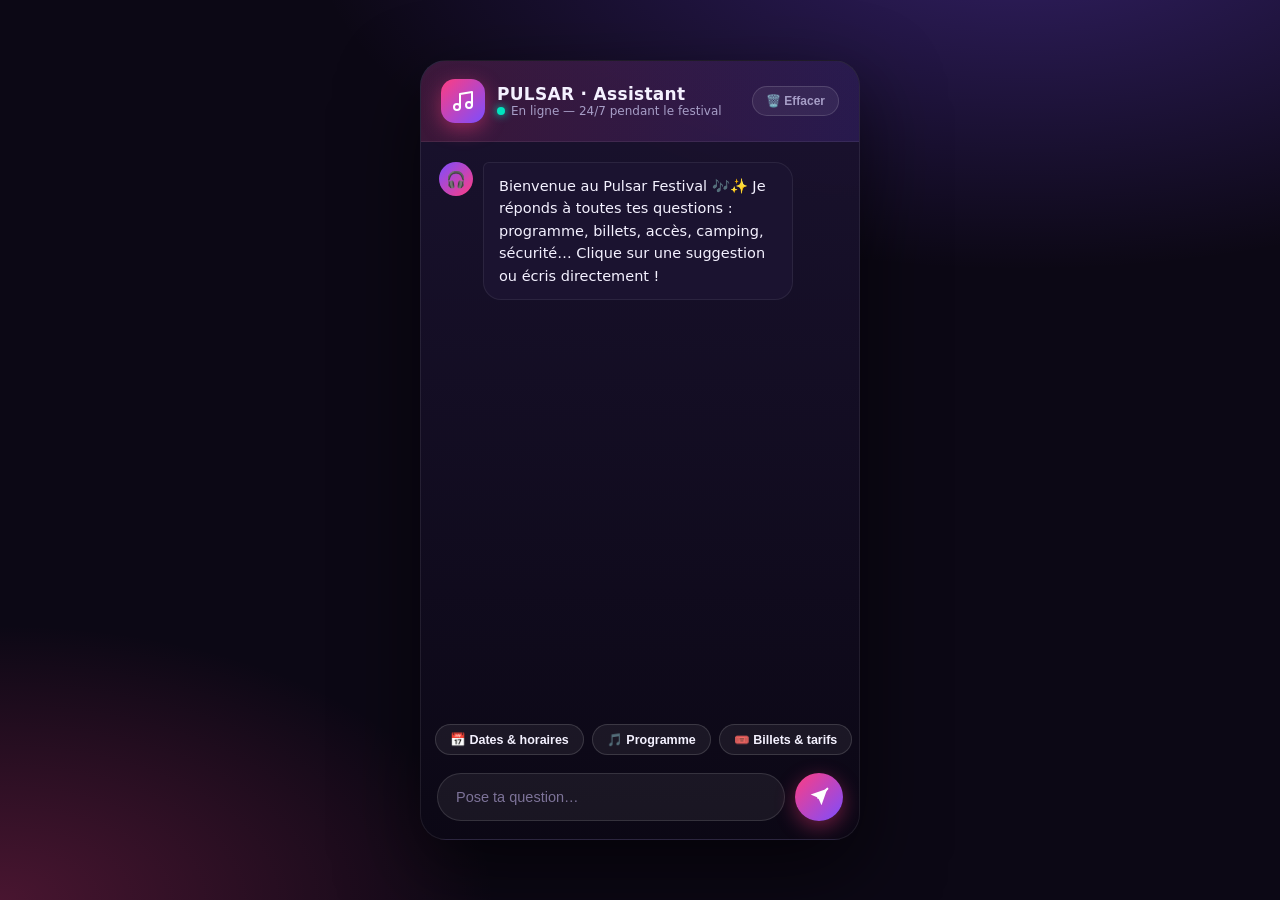
<file: essais-n0/nicolas-chatbot-v4.html>
<!doctype html>
<html lang="fr">

<head>
    <meta charset="UTF-8" />
    <meta name="viewport" content="width=device-width, initial-scale=1.0" />
    <title>Pulsar Festival — Assistant des Festivaliers</title>
    <style>
        :root {
            --bg: #0c0815;
            --bg-soft: #161029;
            --panel: #1b1330;
            --accent: #ff3d81;
            --accent2: #7c4dff;
            --accent3: #00e5c0;
            --text: #f4f1ff;
            --muted: #a79ec7;
            --radius: 18px;
            font-family: "Inter", "Segoe UI", system-ui, sans-serif;
        }

        * {
            margin: 0;
            padding: 0;
            box-sizing: border-box;
        }

        html,
        body {
            height: 100%;
        }

        body {
            background: radial-gradient(1200px 600px at 80% -10%, rgba(124, 77, 255, .35), transparent 60%),
                radial-gradient(900px 500px at 0% 100%, rgba(255, 61, 129, .25), transparent 55%),
                var(--bg);
            color: var(--text);
            display: flex;
            align-items: center;
            justify-content: center;
            padding: 20px;
        }

        .app {
            width: 100%;
            max-width: 440px;
            height: min(780px, 92vh);
            display: flex;
            flex-direction: column;
            background: linear-gradient(180deg, rgba(27, 19, 48, .95), rgba(12, 8, 21, .95));
            border: 1px solid rgba(255, 255, 255, .08);
            border-radius: 26px;
            box-shadow: 0 30px 80px rgba(0, 0, 0, .6);
            overflow: hidden;
            backdrop-filter: blur(10px);
        }

        /* Header */
        header {
            display: flex;
            align-items: center;
            gap: 12px;
            padding: 18px 20px;
            border-bottom: 1px solid rgba(255, 255, 255, .07);
            background: linear-gradient(90deg, rgba(255, 61, 129, .15), rgba(124, 77, 255, .15));
        }

        .logo {
            width: 44px;
            height: 44px;
            border-radius: 14px;
            flex-shrink: 0;
            background: linear-gradient(135deg, var(--accent), var(--accent2));
            display: grid;
            place-items: center;
            box-shadow: 0 6px 20px rgba(255, 61, 129, .45);
        }

        .logo svg {
            width: 24px;
            height: 24px;
        }

        header h1 {
            font-size: 17px;
            font-weight: 800;
            letter-spacing: .3px;
        }

        header .status {
            font-size: 12px;
            color: var(--muted);
            display: flex;
            align-items: center;
            gap: 6px;
        }

        .dot {
            width: 8px;
            height: 8px;
            border-radius: 50%;
            background: var(--accent3);
            box-shadow: 0 0 8px var(--accent3);
        }

        .clear-btn {
            margin-left: auto;
            cursor: pointer;
            font-size: 12px;
            font-weight: 600;
            color: var(--muted);
            background: rgba(255, 255, 255, .06);
            border: 1px solid rgba(255, 255, 255, .14);
            border-radius: 999px;
            padding: 7px 13px;
            transition: .2s;
            white-space: nowrap;
        }

        .clear-btn:hover {
            color: var(--text);
            background: rgba(255, 61, 129, .25);
            border-color: var(--accent);
        }

        /* Chat */
        #chat {
            flex: 1;
            overflow-y: auto;
            padding: 20px 18px;
            display: flex;
            flex-direction: column;
            gap: 14px;
            scroll-behavior: smooth;
        }

        #chat::-webkit-scrollbar {
            width: 6px;
        }

        #chat::-webkit-scrollbar-thumb {
            background: rgba(255, 255, 255, .15);
            border-radius: 3px;
        }

        .msg {
            display: flex;
            gap: 10px;
            max-width: 88%;
            animation: pop .25s ease both;
        }

        .msg.bot {
            align-self: flex-start;
        }

        .msg.user {
            align-self: flex-end;
            flex-direction: row-reverse;
        }

        @keyframes pop {
            from {
                opacity: 0;
                transform: translateY(8px);
            }

            to {
                opacity: 1;
                transform: none;
            }
        }

        .avatar {
            width: 34px;
            height: 34px;
            border-radius: 50%;
            flex-shrink: 0;
            display: grid;
            place-items: center;
            font-size: 16px;
            background: linear-gradient(135deg, var(--accent2), var(--accent));
        }

        .msg.user .avatar {
            background: linear-gradient(135deg, #2ea8ff, var(--accent3));
        }

        .bubble {
            padding: 12px 15px;
            border-radius: var(--radius);
            font-size: 14.5px;
            line-height: 1.55;
            white-space: pre-line;
        }

        .bot .bubble {
            background: var(--panel);
            border: 1px solid rgba(255, 255, 255, .07);
            border-top-left-radius: 6px;
        }

        .user .bubble {
            background: linear-gradient(135deg, var(--accent2), #a13dff);
            border-top-right-radius: 6px;
            box-shadow: 0 4px 16px rgba(124, 77, 255, .35);
        }

        .bubble b {
            color: var(--accent3);
        }

        .typing {
            display: inline-flex;
            gap: 5px;
            padding: 6px 2px;
        }

        .typing span {
            width: 7px;
            height: 7px;
            border-radius: 50%;
            background: var(--muted);
            animation: blink 1.2s infinite;
        }

        .typing span:nth-child(2) {
            animation-delay: .2s;
        }

        .typing span:nth-child(3) {
            animation-delay: .4s;
        }

        @keyframes blink {

            0%,
            60%,
            100% {
                opacity: .25;
                transform: translateY(0);
            }

            30% {
                opacity: 1;
                transform: translateY(-3px);
            }
        }

        /* Quick replies */
        #chips {
            display: flex;
            gap: 8px;
            padding: 10px 14px 4px;
            overflow-x: auto;
            scrollbar-width: none;
        }

        #chips::-webkit-scrollbar {
            display: none;
        }

        .chip {
            flex-shrink: 0;
            cursor: pointer;
            font-size: 12.5px;
            font-weight: 600;
            color: var(--text);
            padding: 7px 14px;
            border-radius: 999px;
            background: rgba(255, 255, 255, .06);
            border: 1px solid rgba(255, 255, 255, .14);
            transition: .2s;
        }

        .chip:hover {
            background: rgba(124, 77, 255, .25);
            border-color: var(--accent2);
        }

        /* Input */
        form {
            display: flex;
            gap: 10px;
            padding: 14px 16px 18px;
        }

        input {
            flex: 1;
            padding: 13px 18px;
            font-size: 14.5px;
            color: var(--text);
            background: rgba(255, 255, 255, .06);
            border: 1px solid rgba(255, 255, 255, .12);
            border-radius: 999px;
            outline: none;
            transition: .2s;
        }

        input::placeholder {
            color: #7d7399;
        }

        input:focus {
            border-color: var(--accent);
            box-shadow: 0 0 0 3px rgba(255, 61, 129, .15);
        }

        input.shake {
            animation: shake .3s ease;
            border-color: var(--accent);
        }

        @keyframes shake {

            0%,
            100% {
                transform: translateX(0);
            }

            25% {
                transform: translateX(-6px);
            }

            75% {
                transform: translateX(6px);
            }
        }

        button.send {
            width: 48px;
            height: 48px;
            border: none;
            border-radius: 50%;
            cursor: pointer;
            background: linear-gradient(135deg, var(--accent), var(--accent2));
            display: grid;
            place-items: center;
            transition: .2s;
            box-shadow: 0 6px 20px rgba(255, 61, 129, .4);
        }

        button.send:hover {
            transform: scale(1.06);
        }

        button.send:active {
            transform: scale(.95);
        }

        button.send svg {
            width: 20px;
            height: 20px;
        }
    </style>
</head>

<body>
    <div class="app">
        <header>
            <div class="logo">
                <svg viewBox="0 0 24 24" fill="none" stroke="#fff" stroke-width="2" stroke-linecap="round"
                    stroke-linejoin="round">
                    <path d="M9 18V5l12-2v13" />
                    <circle cx="6" cy="18" r="3" />
                    <circle cx="18" cy="16" r="3" />
                </svg>
            </div>
            <div>
                <h1>PULSAR · Assistant</h1>
                <div class="status"><span class="dot"></span> En ligne — 24/7 pendant le festival</div>
            </div>
            <button class="clear-btn" id="clearBtn" type="button" title="Effacer la conversation">🗑️ Effacer</button>
        </header>
        <div id="chat"></div>
        <div id="chips"></div>
        <form id="form" autocomplete="off">
            <input id="input" type="text" placeholder="Pose ta question…" />
            <button class="send" type="submit" aria-label="Envoyer">
                <svg viewBox="0 0 24 24" fill="none" stroke="#fff" stroke-width="2.5" stroke-linecap="round"
                    stroke-linejoin="round">
                    <line x1="22" y1="2" x2="11" y2="13" />
                    <polygon points="22 2 15 22 11 13 2 9 22 2" fill="#fff" stroke="none" />
                </svg>
            </button>
        </form>
    </div>

    <script>
        const chat = document.getElementById("chat");
        const form = document.getElementById("form");
        const input = document.getElementById("input");
        const chipsBox = document.getElementById("chips");
        const STORAGE_KEY = "pulsar-chat-history";

        let history = [];
        try { history = JSON.parse(localStorage.getItem(STORAGE_KEY)) || []; } catch { history = []; }

        function persist() {
            try { localStorage.setItem(STORAGE_KEY, JSON.stringify(history)); } catch { }
        }

        const FEST = {
            name: "Pulsar Festival",
            dates: "du 12 au 14 juin 2026",
            lieu: "Parc des Étoiles, Bordeaux",
            scene: "3 scènes : Nova, Eclipse et Supernova",
            prix: "Pass 1 jour 69 € · Pass 3 jours 159 € (camping inclus)",
        };

        const RULES = [
            {
                k: [/\b(bonjour|salut|hello|hey|coucou|yo)\b/i],
                a: () => `Hey ! Bienvenue au ${FEST.name} 🎶 Je suis l'assistant des festivaliers. Programme, billets, accès, sécurité… pose-moi ta question !`
            },
            {
                k: [/\b(date|quand|jour)\b/i],
                a: () => `Le festival a lieu ${FEST.dates} 🗓️ Les portes ouvrent chaque jour à 14h et les concerts finissent à 2h du matin.`
            },
            {
                k: [/\b(ou|lieu|adresse|site|localis|carte)\b.*\b(c(est|est)|festival|se trouve|situe|ca se passe)/i, /\b adresse \b/i],
                a: () => `Tout se déroule au ${FEST.lieu} 📍 Suivre le fléchage "Pulsar" depuis la sortie B du tram C, ou les navettes gratuites depuis la gare toutes les 20 min.`
            },
            {
                k: [/\b(billet|pass|ticket|prix|tarif|co[ûu]t|acheter|payer)\b/i],
                a: () => `🎟️ ${FEST.prix}\nAchat sur pulsar-festival.fr (CB, PayPal, 3x sans frais). Le bracelet est activé à l'entrée avec une pièce d'identité. Attention : les contrefaçons ne donnent pas accès au site !`
            },
            {
                k: [/\b(programme|line ?up|lineup|artistes?|concerts?|sc[eè]ne|horaire|affiche)\b/i],
                a: () => `🎵 Le programme complet est sur l'app et au point Info. ${FEST.scene}.\nVendredi : Electro de 18h à 2h (scène Supernova)\nSamedi : Rock & indie toute la journée (scène Nova)\nDimanche : Hip-hop et clôture firework à 23h 🎆`
            },
            {
                k: [/\b(camping|dormir|nuit|tente)\b/i],
                a: () => `⛺ Le camping est inclus dans le Pass 3 jours : douches chaudes, bornes de recharge, espace calme de 2h à 8h. Tentes et van (emplacement limité, sur réservation à l'entrée).`
            },
            {
                k: [/\b(manger|boire|nourriture|food|resto|vegan|v[ée]g[ée]|gluten)\b/i],
                a: () => `🍔 24 food-trucks : burgers, Poke bowls, vegan, sans gluten (étiquetés) et pâtisseries locales. Prix moyens : 8–14 € le plat, gourde d'eau potable gratuite sur tout le site.`
            },
            {
                k: [/\b(buvette|alcool|bi[eè]re|boissons?)\b/i],
                a: () => `🍺 Les buvettes servent de 14h à 1h. Payez en "Pulsar Cashless" (rechargez votre bracelet sur l'app pour éviter la queue). L'alcool est réservé aux +18 : pensez à votre pièce d'identité.`
            },
            {
                k: [/\b(acces|aller|transport|tram|bus|navette|train|voiture|parking|garer)\b/i],
                a: () => `🚍 Navettes gratuites toutes les 20 min depuis la gare. Tram C jusqu'à 1h du matin. Parking relais à 10 €/jour avec navette. Vélo : parcage sécurisé gratuit à l'entrée Est.`
            },
            {
                k: [/\b(objet|interdit|sac|apporter|drogue|cigarette|cigarette electronique)\b/i],
                a: () => `🚫 Interdits : bouteilles en verre, parapluies, drone, appareil pro, sticker de haine. ✅ Autorisés : gourde vide, casquette, crème solaire, e-cig. Fouille des sacs à l'entrée (max format A4 pour aller plus vite).`
            },
            {
                k: [/\b(securite|secours|premiers? soins|m[ée]dical|urgence|perdu|objet trouv[ée]|enfants?|mineur)\b/i],
                a: () => `🏥 Poste de secours ouvert 24/24 (bouton SOS dans l'app). Espace objets trouvés près de la sortie Ouest. Le festival est interdit aux -16 non accompagnés ; 16-17 ans : autorisation parentale à l'entrée.`
            },
            {
                k: [/\b(meteo|temps|pleuvoir|pluit|chaud|soleil)\b/i],
                a: () => `🌤️ Prévoyez crème solaire ET K-way, on est en juin ! En cas de forte chaleur : zones ombragées, brumisateurs et distribution d'eau gratuite. Le festival a lieu même sous la pluie.`
            },
            {
                k: [/\b(merci|top|g[ée]nial|super|cool)\b/i],
                a: () => `Avec plaisir ! 🙌 Bon festival, prends soin de toi et de tes potes. Une autre question ?`
            },
            {
                k: [/\b(pulse|pulsar|festival)\b$/i],
                a: () => `${FEST.name} — ${FEST.dates}, ${FEST.lieu}. 🎡 3 jours, 3 scènes, 60 artistes. Que veux-tu savoir : programme, billets, accès, camping ?`
            },
            {
                k: [/\b(rgpd|donn[ée]es|privacy|confidentialit[ée])\b/i],
                a: () => `Tes données ne sont utilisées que pour ton bracelet et les notifications du festival. Aucune revente à des tiers. Détails au point Info ou sur pulsar-festival.fr/confidentialite.`
            },
        ];

        const FALLBACK = `Hmm, je n'ai pas tout saisi 😅 Essaie avec : "programme", "billets", "accès", "camping", "objets interdits" ou "premiers secours".`;
        const CHIPS = ["📅 Dates & horaires", "🎵 Programme", "🎟️ Billets & tarifs", "🚌 Accès", "⛺ Camping", "🍔 Food & buvettes", "🚫 Objets interdits", "🏥 Sécurité & secours", "🌤️ Météo"];

        function addMsg(who, html, save = true) {
            const el = document.createElement("div");
            el.className = "msg " + who;
            const av = who === "bot"
                ? `<div class="avatar">🎧</div>`
                : `<div class="avatar">👤</div>`;
            el.innerHTML = av + `<div class="bubble">${html}</div>`;
            chat.appendChild(el);
            chat.scrollTop = chat.scrollHeight;
            if (save) { history.push({ who, html }); persist(); }
            return el;
        }

        function answer(q) {
            for (const r of RULES) if (r.k.some(re => re.test(q))) return r.a();
            return FALLBACK;
        }

        function botReply(q) {
            const t = addMsg("bot", `<span class="typing"><span></span><span></span><span></span></span>`, false);
            setTimeout(() => {
                const html = answer(q);
                t.querySelector(".bubble").innerHTML = html;
                history.push({ who: "bot", html });
                persist();
                chat.scrollTop = chat.scrollHeight;
            }, 600 + Math.random() * 500);
        }

        form.addEventListener("submit", e => {
            e.preventDefault();
            const q = input.value.trim();
            if (!q) {
                input.classList.remove("shake");
                void input.offsetWidth; // relance l'animation si déjà présente
                input.classList.add("shake");
                input.focus();
                return;
            }
            input.value = "";
            addMsg("user", q.replace(/</g, "&lt;"));
            botReply(q);
        });

        CHIPS.forEach(c => {
            const b = document.createElement("button");
            b.className = "chip";
            b.textContent = c;
            b.onclick = () => { addMsg("user", c.replace(/</g, "&lt;")); botReply(c); };
            chipsBox.appendChild(b);
        });

        const WELCOME = `Bienvenue au ${FEST.name} 🎶✨ Je réponds à toutes tes questions : programme, billets, accès, camping, sécurité… Clique sur une suggestion ou écris directement !`;

        if (history.length) {
            history.forEach(m => addMsg(m.who, m.html, false));
        } else {
            addMsg("bot", WELCOME);
        }

        document.getElementById("clearBtn").addEventListener("click", () => {
            chat.innerHTML = "";
            history = [];
            persist();
            addMsg("bot", WELCOME);
            input.focus();
        });
    </script>
</body>

</html>
</file>
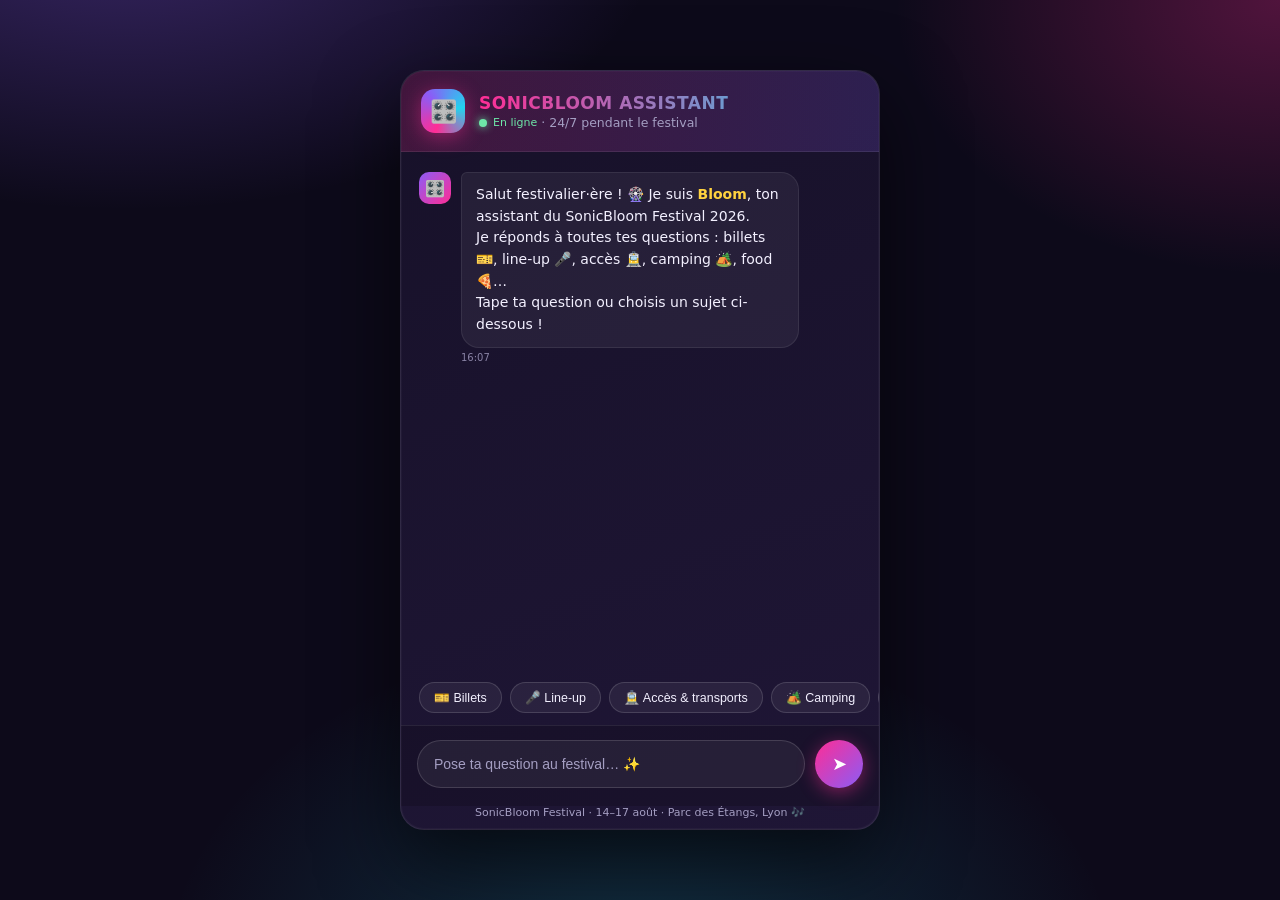
<file: essais-n0/nicolas-essai-A.html>
<!doctype html>
<html lang="fr">

<head>
    <meta charset="UTF-8" />
    <meta name="viewport" content="width=device-width, initial-scale=1.0" />
    <title>SonicBloom Festival – Assistant des festivaliers</title>
    <style>
        :root {
            --bg: #0d0a1a;
            --panel: #171129;
            --panel-2: #1f1636;
            --neon-pink: #ff2d95;
            --neon-purple: #8b5cf6;
            --neon-cyan: #22d3ee;
            --neon-yellow: #ffd23f;
            --text: #f3f0ff;
            --muted: #a49ec2;
            --radius: 18px;
        }

        * {
            margin: 0;
            padding: 0;
            box-sizing: border-box;
        }

        html,
        body {
            height: 100%;
        }

        body {
            font-family: "Segoe UI", system-ui, sans-serif;
            background:
                radial-gradient(900px 500px at 10% -10%, rgba(139, 92, 246, .35), transparent 60%),
                radial-gradient(700px 500px at 100% 0%, rgba(255, 45, 149, .28), transparent 55%),
                radial-gradient(800px 600px at 50% 110%, rgba(34, 211, 238, .20), transparent 60%),
                var(--bg);
            color: var(--text);
            display: flex;
            align-items: center;
            justify-content: center;
            padding: 24px;
        }

        .chat-app {
            width: 100%;
            max-width: 480px;
            height: min(760px, 92vh);
            background: linear-gradient(160deg, var(--panel), var(--panel-2));
            border: 1px solid rgba(255, 255, 255, .09);
            border-radius: 24px;
            box-shadow: 0 30px 80px rgba(0, 0, 0, .6), 0 0 0 1px rgba(255, 255, 255, .03) inset;
            display: flex;
            flex-direction: column;
            overflow: hidden;
        }

        /* Header */
        .chat-header {
            display: flex;
            align-items: center;
            gap: 14px;
            padding: 18px 20px;
            background: linear-gradient(90deg, rgba(255, 45, 149, .18), rgba(139, 92, 246, .18));
            border-bottom: 1px solid rgba(255, 255, 255, .08);
        }

        .logo {
            width: 44px;
            height: 44px;
            border-radius: 14px;
            background: conic-gradient(from 200deg, var(--neon-pink), var(--neon-purple), var(--neon-cyan), var(--neon-pink));
            display: grid;
            place-items: center;
            font-size: 22px;
            box-shadow: 0 4px 20px rgba(255, 45, 149, .45);
            flex-shrink: 0;
        }

        .header-info {
            flex: 1;
            min-width: 0;
        }

        .header-info h1 {
            font-size: 17px;
            letter-spacing: .5px;
            background: linear-gradient(90deg, var(--neon-pink), var(--neon-cyan));
            -webkit-background-clip: text;
            background-clip: text;
            -webkit-text-fill-color: transparent;
            white-space: nowrap;
        }

        .header-info p {
            font-size: 12.5px;
            color: var(--muted);
            margin-top: 2px;
        }

        .status {
            display: inline-flex;
            align-items: center;
            gap: 6px;
            font-size: 11px;
            color: #6ee7a8;
        }

        .status::before {
            content: "";
            width: 8px;
            height: 8px;
            border-radius: 50%;
            background: #6ee7a8;
            box-shadow: 0 0 8px #6ee7a8;
            animation: pulse 1.6s infinite;
        }

        @keyframes pulse {
            50% {
                opacity: .4;
            }
        }

        /* Messages */
        .chat-log {
            flex: 1;
            overflow-y: auto;
            padding: 20px 18px 10px;
            display: flex;
            flex-direction: column;
            gap: 14px;
            scroll-behavior: smooth;
        }

        .chat-log::-webkit-scrollbar {
            width: 6px;
        }

        .chat-log::-webkit-scrollbar-thumb {
            background: rgba(255, 255, 255, .15);
            border-radius: 3px;
        }

        .msg {
            display: flex;
            gap: 10px;
            max-width: 86%;
            animation: rise .25s ease;
        }

        @keyframes rise {
            from {
                opacity: 0;
                transform: translateY(8px);
            }
        }

        .msg.bot {
            align-self: flex-start;
        }

        .msg.user {
            align-self: flex-end;
            flex-direction: row-reverse;
        }

        .avatar {
            width: 32px;
            height: 32px;
            border-radius: 10px;
            flex-shrink: 0;
            display: grid;
            place-items: center;
            font-size: 16px;
        }

        .msg.bot .avatar {
            background: linear-gradient(135deg, var(--neon-purple), var(--neon-pink));
        }

        .msg.user .avatar {
            background: linear-gradient(135deg, #2dd4bf, var(--neon-cyan));
        }

        .bubble {
            padding: 11px 14px;
            border-radius: var(--radius);
            font-size: 14px;
            line-height: 1.55;
            white-space: pre-line;
        }

        .msg.bot .bubble {
            background: rgba(255, 255, 255, .06);
            border: 1px solid rgba(255, 255, 255, .08);
            border-top-left-radius: 6px;
        }

        .msg.user .bubble {
            background: linear-gradient(135deg, var(--neon-pink), var(--neon-purple));
            border-top-right-radius: 6px;
            box-shadow: 0 4px 16px rgba(255, 45, 149, .30);
        }

        .bubble b {
            color: var(--neon-yellow);
            font-weight: 600;
        }

        .time {
            font-size: 10px;
            color: var(--muted);
            margin-top: 4px;
            opacity: .8;
        }

        .msg.user .time {
            text-align: right;
        }

        .typing .bubble {
            display: flex;
            gap: 5px;
            align-items: center;
            padding: 14px 16px;
        }

        .typing .dot {
            width: 7px;
            height: 7px;
            border-radius: 50%;
            background: var(--neon-cyan);
            animation: blink 1.2s infinite;
        }

        .typing .dot:nth-child(2) {
            animation-delay: .2s;
        }

        .typing .dot:nth-child(3) {
            animation-delay: .4s;
        }

        @keyframes blink {

            0%,
            80%,
            100% {
                opacity: .25;
            }

            40% {
                opacity: 1;
            }
        }

        /* Quick replies */
        .chips {
            display: flex;
            gap: 8px;
            padding: 8px 18px 12px;
            overflow-x: auto;
            scrollbar-width: none;
        }

        .chips::-webkit-scrollbar {
            display: none;
        }

        .chip {
            flex-shrink: 0;
            padding: 7px 14px;
            font-size: 12.5px;
            border-radius: 999px;
            color: var(--text);
            background: rgba(255, 255, 255, .06);
            border: 1px solid rgba(255, 255, 255, .14);
            cursor: pointer;
            transition: all .2s;
        }

        .chip:hover {
            background: rgba(255, 45, 149, .25);
            border-color: var(--neon-pink);
            transform: translateY(-1px);
        }

        /* Input */
        .chat-input {
            display: flex;
            gap: 10px;
            padding: 14px 16px 18px;
            border-top: 1px solid rgba(255, 255, 255, .08);
            background: rgba(0, 0, 0, .18);
        }

        .chat-input input {
            flex: 1;
            padding: 13px 16px;
            border-radius: 999px;
            border: 1px solid rgba(255, 255, 255, .14);
            background: rgba(255, 255, 255, .06);
            color: var(--text);
            font-size: 14px;
            outline: none;
            transition: border-color .2s, box-shadow .2s;
        }

        .chat-input input::placeholder {
            color: var(--muted);
        }

        .chat-input input:focus {
            border-color: var(--neon-cyan);
            box-shadow: 0 0 0 3px rgba(34, 211, 238, .18);
        }

        .send-btn {
            width: 48px;
            height: 48px;
            border: none;
            border-radius: 50%;
            background: linear-gradient(135deg, var(--neon-pink), var(--neon-purple));
            color: #fff;
            font-size: 18px;
            cursor: pointer;
            display: grid;
            place-items: center;
            box-shadow: 0 4px 18px rgba(255, 45, 149, .45);
            transition: transform .15s;
        }

        .send-btn:hover {
            transform: scale(1.08);
        }

        .send-btn:active {
            transform: scale(.95);
        }

        .banner {
            text-align: center;
            font-size: 11px;
            color: var(--muted);
            padding: 0 20px 10px;
        }
    </style>
</head>

<body>
    <main class="chat-app" aria-label="Assistant du festival SonicBloom">
        <header class="chat-header">
            <div class="logo">🎛️</div>
            <div class="header-info">
                <h1>SONICBLOOM ASSISTANT</h1>
                <p><span class="status">En ligne</span> · 24/7 pendant le festival</p>
            </div>
        </header>

        <section class="chat-log" id="chatLog"></section>

        <div class="chips" id="chips"></div>

        <form class="chat-input" id="chatForm" autocomplete="off">
            <input id="chatInput" type="text" placeholder="Pose ta question au festival… ✨" aria-label="Ton message" />
            <button class="send-btn" type="submit" aria-label="Envoyer">➤</button>
        </form>
        <p class="banner">SonicBloom Festival · 14–17 août · Parc des Étangs, Lyon 🎶</p>
    </main>

    <script>
        const log = document.getElementById("chatLog");
        const form = document.getElementById("chatForm");
        const input = document.getElementById("chatInput");
        const chips = document.getElementById("chips");

        const now = () => new Date().toLocaleTimeString("fr-FR", { hour: "2-digit", minute: "2-digit" });

        // Base de connaissances du festival
        const rules = [
            {
                k: ["billet", "ticket", "pass", "place", "prix", "tarif", "acheter", "vente"],
                a: "🎫 Les billets sont dispo sur <b>sonicbloom.fr/billetterie</b> :\n• Pass 1 jour : <b>79 €</b>\n• Pass 4 jours : <b>219 €</b> (jusqu’au 30 juin, puis 259 €)\n• Pass VIP : <b>449 €</b> avec zones dédiées & backstage\nMoins de 12 ans : gratuit accompagné d’un adulte 😉"
            },
            {
                k: ["horaire", "heure", "ouverture", "ouvre", "fermeture", "commence", "fin"],
                a: "🕒 Les portes ouvrent chaque jour de <b>12h à 2h</b>.\nLe premier concert démarre à 13h30, et la Main Stage s’éteint vers 1h du mat’. Les afters continuent jusqu’à 2h dans la zone Club ! 🌙"
            },
            {
                k: ["ligneup", "line-up", "line up", "programmation", "artiste", "concert", "scene", "scène", "programm", "joue"],
                a: "🎤 Le line-up 2026 est explosive :\n• <b>Vendredi</b> : Phoenix, Justice, Charlotte de Witte\n• <b>Samedi</b> : Aya Nakamura, Dj Snake, Fred again..\n• <b>Dimanche</b> : Angèle, Kraftklub, Martin Garrix\nRetrouve les horaires par scène dans l’app SonicBloom ou demande « planning Main Stage » 📅"
            },
            {
                k: ["main stage", "planning", "planning main"],
                a: "📅 <b>Planning Main Stage</b> (horaires indicatifs) :\n13h30 – Warm-up DJ\n16h00 – Premier concert\n19h30 – Tête d’affiche 1\n22h30 – Headliner 🎆\nLe planning complet est dans l’app, et affiché à chaque entrée de scène !"
            },
            {
                k: ["carte", "plan", "acces", "accès", "aller", "venir", "transport", "bus", "train", "voiture", "parking", "tram"],
                a: "🗺️ Le festival a lieu au <b>Parc des Étangs, Lyon</b>.\n• <b>Tram</b> T1 arrêt « Étangs » (5 min à pied)\n• <b>Navettes gratuites</b> depuis Part-Dieu toutes les 15 min dès 11h\n• <b>Parking</b> relais P3 avec navette : 10 €/jour\n🚲 Un parc vélos sécurisé gratuit est disponible à l’entrée Est !"
            },
            {
                k: ["hebergement", "hébergement", "camping", "dormir", "hotel", "hôtel", "loger", "tente", "glamping"],
                a: "🏕️ Pour dormir sur place :\n• <b>Camping festivalier</b> : 15 €/nuit, douches chaudes & recharge USB incluses\n• <b>Glamping</b> : tentes déjà montées, lits faits, à partir de 120 €/nuit\n• Hôtels partenaires : -15 % avec le code <b>SONIC2026</b>\nLe camping ouvre la veille du festival à 14h ! 🎪"
            },
            {
                k: ["interdit", "autorise", "autorisé", "apporter", "sac", "bagage", "objets", "couteau", "alcool", "cigarette"],
                a: "🎒 À savoir sur place :\n✅ Autorisé : petite gourde vide, crème solaire, poncho, chargeur\n❌ Interdit : bouteilles en verre, alcool, parapluie, drone, objets tranchants\nLes sacs sont fouillés à l’entrée. Consignes à bagages disponibles près de l’entrée Nord (3 €) 🎒"
            },
            {
                k: ["manger", "boire", "food", "resto", "restaurant", "vegetarien", "végétarien", "vegan", "gluten", "stand"],
                a: "🍕 Côté food, on est gâtés : plus de <b>30 stands</b> (burgers artisanaux, poké bowls, tacos, crêpes…).\nUne zone 100% <b>vegan/végé</b> et des options <b>sans gluten</b> sont à la Food Valley.\n💦 Points d’eau gratuits partout : pense à ta gourde ! 🥤"
            },
            {
                k: ["handicap", "pmr", "accessibilite", "accessibilité", "fauteuil", "moteur", "auditif", "malentendant"],
                a: "♿ Le site est entièrement accessible : plateformes PMR devant chaque scène, sanitaires adaptés, circuits guidés au sol et boucle magnétique sur la Main Stage.\nAccompagnateur : entrée gratuite. Écris à <b>accessibilite@sonicbloom.fr</b> pour préparer ton arrivée 💜"
            },
            {
                k: ["objet", "perdu", "trouve", "trouvé", "perdu", "portefeuille", "telephone", "téléphone"],
                a: "🔎 Objets trouvés : le stand est situé près de l’entrée principale, ouvert de 12h à 3h.\nTu peux aussi écrire à <b>perdu@sonicbloom.fr</b> jusqu’à 30 jours après le festival. On rend plein de trucs chaque année 🙏"
            },
            {
                k: ["meteo", "météo", "pluie", "soleil", "chaleur", "froid", "temps"],
                a: "☀️ Prépare-toi pour tout : le festival a lieu qu’il pleuve ou qu’il brille !\nPrévois crème solaire, chapeau et un poncho. En cas de forte chaleur : brumisateurs, zones d’ombre et eau gratuite partout 🌦️"
            },
            {
                k: ["premiere", "première", " Premiere fois", "debutant", "débutant", "conseil", "astuce", "tips", "preparer", "préparer"],
                a: "✨ Top conseils de festivalier aguerri :\n1. Arrive tôt pour éviter la foule\n2. Recharge ton téléphone aux stations gratuites\n3. Fixe un point de rendez-vous avec tes potes (le réseau sature !)\n4. Garde ton code QR billet en capture d’écran\n5. Des hydratation breaks > les folles nuits 💧"
            },
            {
                k: ["securite", "sécurité", "secours", "urgence", "medic", "sos", "danger", "aide", "incendie", "bless"],
                a: "🚨 <b>Sécurité d’abord !</b>\nPostes de secours sur chaque zone (drapeaux verts) et patrouilles 24/7.\nNuméro de la sécurité du festival : <b>04 78 00 00 00</b>\nEn cas d’urgence grave : <b>112</b>.\nRepère le drapeau vert le plus proche dès ton arrivée 💚"
            },
            {
                k: ["benevole", "bénévole", "travailler", "job", "staff", "volontaire"],
                a: "🤝 Envie de rejoindre la crew ? Les bénévoles courent après un pass 4 jours gratuit + repas & t-shirt :\nCandidatures sur <b>sonicbloom.fr/benevoles</b> avant le 15 juin. On t’attend ! 🎉"
            },
            {
                k: ["merci", "top", "cool", "genial", "génial", "super", "nickel"],
                a: "Avec plaisir ! 🎊 Passe un excellent festival et n’hésite pas si t’as d’autres questions. Reste hydraté(e) et fais-toi plaisir 💜"
            }
        ];

        const fallbacks = [
            "Hmm, je n’ai pas la réponse exacte… 🤔 Essaie avec un mot-clé comme <b>billets</b>, <b>line-up</b>, <b>accès</b> ou <b>camping</b>. Sinon, l’équipe info est à l’entrée principale de 10h à minuit !",
            "Je ne suis pas sûr(e) d’avoir compris 😅 Tu peux reformuler ? Je gère les billets, la programmation, les transports, la food, le camping, l’accessibilité… 🎪",
            "Question interdimensionnelle detected 👽 Essaye plutôt : horaires, objets perdus, sécurité, météo ou conseils de première fois !"
        ];
        let fallbackIdx = 0;

        const starters = ["🎫 Billets", "🎤 Line-up", "🚊 Accès & transports", "🏕️ Camping", "🍕 Food & boissons", "♿ Accessibilité", "🎒 Objets interdits", "✨ Conseils 1ère fois"];

        function findAnswer(text) {
            const t = " " + text.toLowerCase() + " ";
            let best = null, bestScore = 0;
            for (const r of rules) {
                const score = r.k.reduce((s, k) => s + (t.includes(k) ? 1 : 0), 0);
                if (score > bestScore) { bestScore = score; best = r; }
            }
            return best ? best.a : null;
        }

        function addMsg(role, html) {
            const wrap = document.createElement("div");
            wrap.className = "msg " + role;
            wrap.innerHTML = (role === "bot"
                ? '<div class="avatar">🎛️</div>'
                : '<div class="avatar">🙋</div>')
                + '<div><div class="bubble">' + html + '</div><div class="time">' + now() + "</div></div>";
            log.appendChild(wrap);
            log.scrollTop = log.scrollHeight;
            return wrap;
        }

        function botReply(text, delay) {
            const typing = document.createElement("div");
            typing.className = "msg bot typing";
            typing.innerHTML = '<div class="avatar">🎛️</div><div class="bubble"><span class="dot"></span><span class="dot"></span><span class="dot"></span></div>';
            log.appendChild(typing);
            log.scrollTop = log.scrollHeight;
            setTimeout(() => {
                typing.remove();
                addMsg("bot", text);
            }, delay || 900);
        }

        function send(text) {
            if (!text.trim()) return;
            addMsg("user", text.replace(/</g, "&lt;"));
            const answer = findAnswer(text);
            if (answer) botReply(answer);
            else { botReply(fallbacks[fallbackIdx % fallbacks.length]); fallbackIdx++; }
            input.value = "";
        }

        form.addEventListener("submit", (e) => { e.preventDefault(); send(input.value); });

        chips.innerHTML = "";
        starters.forEach((s) => {
            const b = document.createElement("button");
            b.className = "chip";
            b.type = "button";
            b.textContent = s;
            b.addEventListener("click", () => send(s.replace(/^[^\s]+\s/, "")));
            chips.appendChild(b);
        });

        botReply("Salut festivalier·ère ! 🎡 Je suis <b>Bloom</b>, ton assistant du SonicBloom Festival 2026.\nJe réponds à toutes tes questions : billets 🎫, line-up 🎤, accès 🚊, camping 🏕️, food 🍕…\nTape ta question ou choisis un sujet ci-dessous !", 600);
    </script>
</body>

</html>
</file>
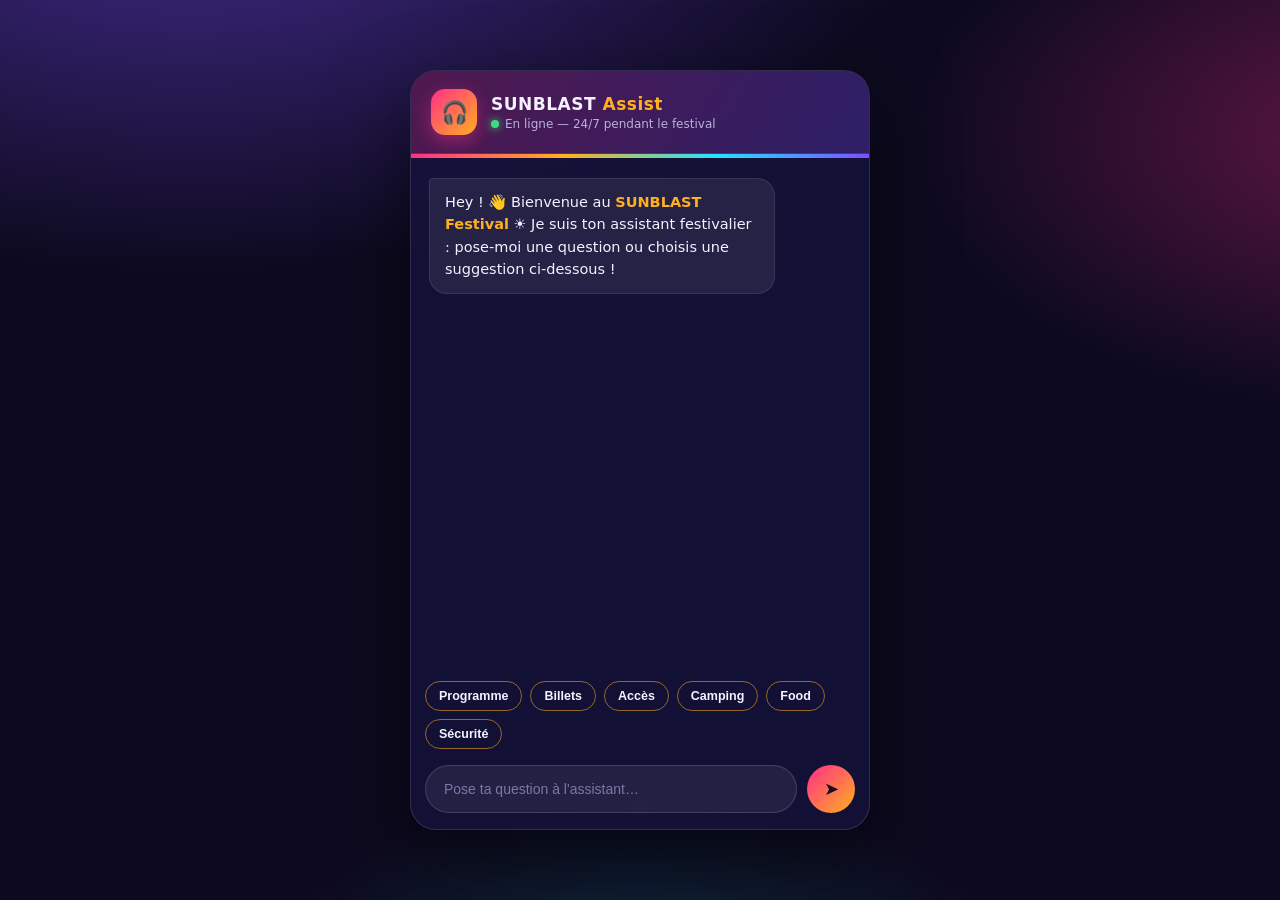
<file: essais-n0/nicolas-essai-B.html>
<!doctype html>
<html lang="fr">

<head>
    <meta charset="UTF-8" />
    <meta name="viewport" content="width=device-width, initial-scale=1.0" />
    <title>SUNBLAST Festival — Assistant Festivalier</title>
    <style>
        :root {
            --bg: #0d0a1f;
            --bg-2: #16123a;
            --panel: rgba(22, 18, 58, .85);
            --accent: #ff2e88;
            --accent-2: #ffb020;
            --violet: #7c4dff;
            --cyan: #22e4ff;
            --text: #f4f2ff;
            --muted: #b8b2d9;
            --radius: 18px;
        }

        * {
            box-sizing: border-box;
            margin: 0;
            padding: 0;
        }

        html,
        body {
            height: 100%;
        }

        body {
            font-family: "Segoe UI", system-ui, -apple-system, sans-serif;
            background:
                radial-gradient(1200px 600px at 15% -10%, rgba(124, 77, 255, .45), transparent 60%),
                radial-gradient(900px 500px at 110% 15%, rgba(255, 46, 136, .35), transparent 55%),
                radial-gradient(700px 500px at 50% 120%, rgba(34, 228, 255, .22), transparent 60%),
                var(--bg);
            color: var(--text);
            display: flex;
            align-items: center;
            justify-content: center;
            padding: 24px;
            min-height: 100vh;
        }

        /* ===== Chat frame ===== */
        .app {
            width: 100%;
            max-width: 460px;
            height: min(760px, 92vh);
            background: var(--panel);
            backdrop-filter: blur(14px);
            border: 1px solid rgba(255, 255, 255, .12);
            border-radius: 26px;
            box-shadow: 0 30px 80px rgba(0, 0, 0, .55);
            display: flex;
            flex-direction: column;
            overflow: hidden;
        }

        /* ===== Header ===== */
        header {
            padding: 18px 20px;
            display: flex;
            align-items: center;
            gap: 14px;
            border-bottom: 1px solid rgba(255, 255, 255, .10);
            background: linear-gradient(120deg, rgba(255, 46, 136, .25), rgba(124, 77, 255, .25));
        }

        .logo {
            width: 46px;
            height: 46px;
            border-radius: 14px;
            background: linear-gradient(135deg, var(--accent), var(--accent-2));
            display: grid;
            place-items: center;
            font-size: 22px;
            box-shadow: 0 6px 18px rgba(255, 46, 136, .45);
            flex-shrink: 0;
        }

        .head-txt {
            flex: 1;
            min-width: 0;
        }

        .head-txt h1 {
            font-size: 17px;
            letter-spacing: .5px;
            font-weight: 800;
        }

        .head-txt h1 span {
            color: var(--accent-2);
        }

        .status {
            font-size: 12px;
            color: var(--muted);
            display: flex;
            align-items: center;
            gap: 6px;
            margin-top: 3px;
        }

        .dot {
            width: 8px;
            height: 8px;
            border-radius: 50%;
            background: #3ddc84;
            box-shadow: 0 0 8px #3ddc84;
        }

        .band {
            height: 4px;
            background: linear-gradient(90deg, var(--accent), var(--accent-2), var(--cyan), var(--violet));
        }

        /* ===== Messages ===== */
        #chat {
            flex: 1;
            overflow-y: auto;
            padding: 20px 18px;
            display: flex;
            flex-direction: column;
            gap: 12px;
            scroll-behavior: smooth;
        }

        #chat::-webkit-scrollbar {
            width: 6px;
        }

        #chat::-webkit-scrollbar-thumb {
            background: rgba(255, 255, 255, .18);
            border-radius: 3px;
        }

        .msg {
            max-width: 82%;
            padding: 12px 15px;
            font-size: 14.5px;
            line-height: 1.55;
            animation: pop .25s ease;
        }

        @keyframes pop {
            from {
                opacity: 0;
                transform: translateY(8px);
            }

            to {
                opacity: 1;
            }
        }

        .bot {
            align-self: flex-start;
            background: rgba(255, 255, 255, .08);
            border: 1px solid rgba(255, 255, 255, .09);
            border-radius: 4px 18px 18px 18px;
        }

        .user {
            align-self: flex-end;
            background: linear-gradient(135deg, var(--violet), var(--accent));
            border-radius: 18px 4px 18px 18px;
            box-shadow: 0 6px 20px rgba(124, 77, 255, .35);
        }

        .msg b {
            color: var(--accent-2);
        }

        .msg ul {
            margin: 6px 0 2px 18px;
        }

        /* typing indicator */
        .typing {
            align-self: flex-start;
            display: flex;
            gap: 5px;
            padding: 14px 16px;
            background: rgba(255, 255, 255, .08);
            border-radius: 4px 18px 18px 18px;
        }

        .typing i {
            width: 7px;
            height: 7px;
            border-radius: 50%;
            background: var(--muted);
            animation: blink 1.2s infinite;
        }

        .typing i:nth-child(2) {
            animation-delay: .2s;
        }

        .typing i:nth-child(3) {
            animation-delay: .4s;
        }

        @keyframes blink {

            0%,
            80%,
            100% {
                opacity: .25;
                transform: translateY(0);
            }

            40% {
                opacity: 1;
                transform: translateY(-3px);
            }
        }

        /* ===== Quick replies ===== */
        #quick {
            display: flex;
            gap: 8px;
            padding: 10px 14px 4px;
            flex-wrap: wrap;
        }

        .chip {
            font-size: 12.5px;
            font-weight: 600;
            color: var(--text);
            background: transparent;
            border: 1px solid rgba(255, 176, 32, .55);
            border-radius: 999px;
            padding: 7px 13px;
            cursor: pointer;
            transition: .2s;
        }

        .chip:hover {
            background: rgba(255, 176, 32, .18);
            transform: translateY(-1px);
        }

        /* ===== Input ===== */
        form {
            display: flex;
            gap: 10px;
            padding: 12px 14px 16px;
        }

        #input {
            flex: 1;
            background: rgba(255, 255, 255, .07);
            border: 1px solid rgba(255, 255, 255, .14);
            color: var(--text);
            border-radius: 999px;
            padding: 13px 18px;
            font-size: 14px;
            outline: none;
            transition: .2s;
        }

        #input:focus {
            border-color: var(--accent);
            box-shadow: 0 0 0 3px rgba(255, 46, 136, .2);
        }

        #input::placeholder {
            color: #7d76a8;
        }

        #send {
            width: 48px;
            height: 48px;
            border: none;
            border-radius: 50%;
            background: linear-gradient(135deg, var(--accent), var(--accent-2));
            color: #1a0d21;
            font-size: 18px;
            cursor: pointer;
            transition: .2s;
            display: grid;
            place-items: center;
        }

        #send:hover {
            transform: scale(1.07);
            box-shadow: 0 6px 20px rgba(255, 46, 136, .5);
        }

        @media (max-width: 480px) {
            .app {
                max-width: 100%;
                height: 100vh;
                border-radius: 0;
            }

            body {
                padding: 0;
            }
        }
    </style>
</head>

<body>
    <div class="app">
        <header>
            <div class="logo">🎧</div>
            <div class="head-txt">
                <h1>SUNBLAST <span>Assist</span></h1>
                <div class="status"><span class="dot"></span> En ligne — 24/7 pendant le festival</div>
            </div>
        </header>
        <div class="band"></div>
        <div id="chat"></div>
        <div id="quick"></div>
        <form id="form" autocomplete="off">
            <input id="input" placeholder="Pose ta question à l'assistant…" />
            <button id="send" type="submit" aria-label="Envoyer">➤</button>
        </form>
    </div>

    <script>
        const chat = document.getElementById('chat');
        const form = document.getElementById('form');
        const input = document.getElementById('input');
        const quick = document.getElementById('quick');

        /* ============ Base de connaissances du bot ============ */
        const RULES = [
            {
                k: ['billet', 'ticket', 'place', 'tarif', 'prix', 'pass', 'acheter'], a:
                    `🎫 <b>Billetterie</b><br>• Pass 1 jour : <b>59 €</b><br>• Pass 3 jours : <b>149 €</b> (place limitée !)<br>• VIP : <b>249 €</b> (zone premium + bar dédié)<br>Retrait des bracelets au Village d'accueil, dès 10h.`
            },
            {
                k: ['horaire', 'heure', 'ouvre', 'ouverture', 'ferme', 'programme', 'planning', 'ligneup', 'line', 'scene', 'scène', 'concert'], a:
                    `📅 <b>Programme</b><br>• Jeu. : ouverture des portes à 16h — soirée électro<br>• Ven. : 12h → 2h — rock & indie<br>• Sam. : 12h → 4h — têtes d'affiche + DJ set final<br>Le programme détaillé est dispo dans l'app du festival !`
            },
            {
                k: ['acces', 'accès', 'aller', 'venir', 'transport', 'parking', 'gare', 'train', 'bus', 'voiture'], a:
                    `🚌 <b>Accès</b><br>• Navettes gratuites depuis la gare toutes les 15 min<br>• Parking P1 & P2 : 10 €/jour, navette incluse<br>• Covoiturage : zone dédiée près de l'entrée est<br>Pensez au billet de train combiné -20% !`
            },
            {
                k: ['camping', 'dormir', 'nuit', 'hotel', 'hébergement', 'hebergement', 'tente'], a:
                    `⛺ <b>Se loger</b><br>• Camping festivalier : 25 €/pers. pour 3 nuits (douches + chargeurs)<br>• Eco-cabanes : dès 40 €/nuit<br>• Liste d'hôtels partenaires sur le site, avec code <b>SUN20</b> = -20%`
            },
            {
                k: ['manger', 'boire', 'food', 'resto', 'restaurant', 'bar', 'vegetarien', 'végétarien', 'vegan', 'eau'], a:
                    `🌮 <b>Food & Boissons</b><br>• Plus de 20 food trucks (vegan, sans gluten, local)<br>• Gourdes gratuites : 4 fontaines à eau sur site<br>• Bières locales, cocktails & mocktails<br>Paiement sans contact accepté partout !`
            },
            {
                k: ['interdit', 'bagage', 'sac', 'securite', 'sécurité', 'objet', 'couteau', 'cigarette', 'alcool', 'drogue'], a:
                    `🛡️ <b>Sécurité & interdits</b><br>Interdits : bouteilles en verre, objets tranchants, parapluies, drones, extérieur boissons.<br>Autorisés : gourde vide ≤ 1L, crème solaire (format poche), powerbank.<br>Fouilles à l'entrée, soyez sympa avec l'équipe !`
            },
            {
                k: ['meteo', 'météo', 'pluie', 'soleil', 'temperature', 'température', 'froid'], a:
                    `☀️ <b>Météo du week-end</b><br>Prévu : 24–28°C, ciel dégagé (probabilité de pluie < 10%).<br>Conseils : chapeau, crème solaire et gourde — le soleil tape fort sur la plaine !`
            },
            {
                k: ['enfant', 'enfant', 'famille', 'mineur', 'age', 'âge'], a:
                    `👶 <b>Familles</b><br>Gratuit pour les moins de 12 ans (accompagnés). Espace famille avec jeux, siestes et snacks au Village. L'accès aux scènes après 22h est réservé aux 16+.`
            },
            {
                k: ['pmr', 'handicap', 'accessibilite', 'accessibilité', 'fauteuil'], a:
                    `♿ <b>Accessibilité</b><br>Plateformes PMR devant chaque scène, sanitaires adaptés, navettes accessible fauteuils roulants. Accompagnant : entrée gratuite. Écrivez à accessibilite@sunblast.fr avant le festival.`
            },
            {
                k: ['objet', 'perdu', 'perte', 'trouve', 'retrouve', 'perdu?'], a:
                    `🔦 <b>Objets trouvés</b><br>Rendez-vous au stand Info Point près de l'entrée principale, ouvert de 10h à 2h. Après le festival : objets conservés 30 jours — liste publiée sur notre site.`
            },
            {
                k: ['merci', 'thanks', 'cool', 'top', 'genial', 'génial'], a:
                    `Avec plaisir ! 🎉 Profite bien, hydrate-toi, et danse comme si le soleil ne devait jamais se coucher. SUNBLAST c'est QUE du bonheur ! ☀️🎶`
            },
            {
                k: ['salut', 'bonjour', 'hello', 'hey', 'coucou', 'yo', 'wesh', 'hello?', 'bonsoir'], a:
                    `Salut festivalier·ère ! 👋 Bienvenue sur <b>SUNBLAST Assist</b>, ton copilote du festival. Programmes, billets, accès, food… pose ta question, je gère ! 🎪`
            },
        ];

        const FALLBACK = `Hmm, je n'ai pas tout capté 🤔 Essaie avec des mots-clés comme <b>billets</b>, <b>programme</b>, <b>accès</b>, <b>camping</b> ou <b>food</b> — ou tape "aide" !`;
        const HELP = `Voici ce que je sais faire :<ul><li>🎫 Billetterie & tarifs</li><li>📅 Programme & horaires</li><li>🚌 Accès, parking, navettes</li><li>⛺ Camping & hébergements</li><li>🌮 Food & boissons</li><li>🛡️ Sécurité & interdits</li><li>☀️ Météo, ♿ accessibilité, objets trouvés…</li></ul>`;

        const CHIPS = ['Programme', 'Billets', 'Accès', 'Camping', 'Food', 'Sécurité'];

        /* ============ Moteur ============ */
        function addMsg(html, who) {
            const d = document.createElement('div');
            d.className = 'msg ' + who;
            d.innerHTML = html;
            chat.appendChild(d);
            chat.scrollTop = chat.scrollHeight;
        }

        function botReply(q) {
            const t = q.toLowerCase();
            const rule = RULES.find(r => r.k.some(k => t.includes(k)));
            return rule ? rule.a : (t.includes('aide') || t.includes('help') ? HELP : FALLBACK);
        }

        function send(q) {
            if (!q.trim()) return;
            addMsg(q.replace(/</g, '&lt;'), 'user');
            input.value = '';
            quick.style.display = 'none';
            const typ = document.createElement('div');
            typ.className = 'typing';
            typ.innerHTML = '<i></i><i></i><i></i>';
            chat.appendChild(typ);
            chat.scrollTop = chat.scrollHeight;
            setTimeout(() => {
                typ.remove();
                addMsg(botReply(q), 'bot');
                quick.style.display = 'flex';
            }, 600 + Math.random() * 500);
        }

        form.addEventListener('submit', e => { e.preventDefault(); send(input.value); });

        CHIPS.forEach(c => {
            const b = document.createElement('button');
            b.type = 'button';
            b.className = 'chip';
            b.textContent = c;
            b.onclick = () => send(c);
            quick.appendChild(b);
        });

        addMsg(`Hey ! 👋 Bienvenue au <b>SUNBLAST Festival</b> ☀️ Je suis ton assistant festivalier : pose-moi une question ou choisis une suggestion ci-dessous !`, 'bot');
    </script>
</body>

</html>
</file>
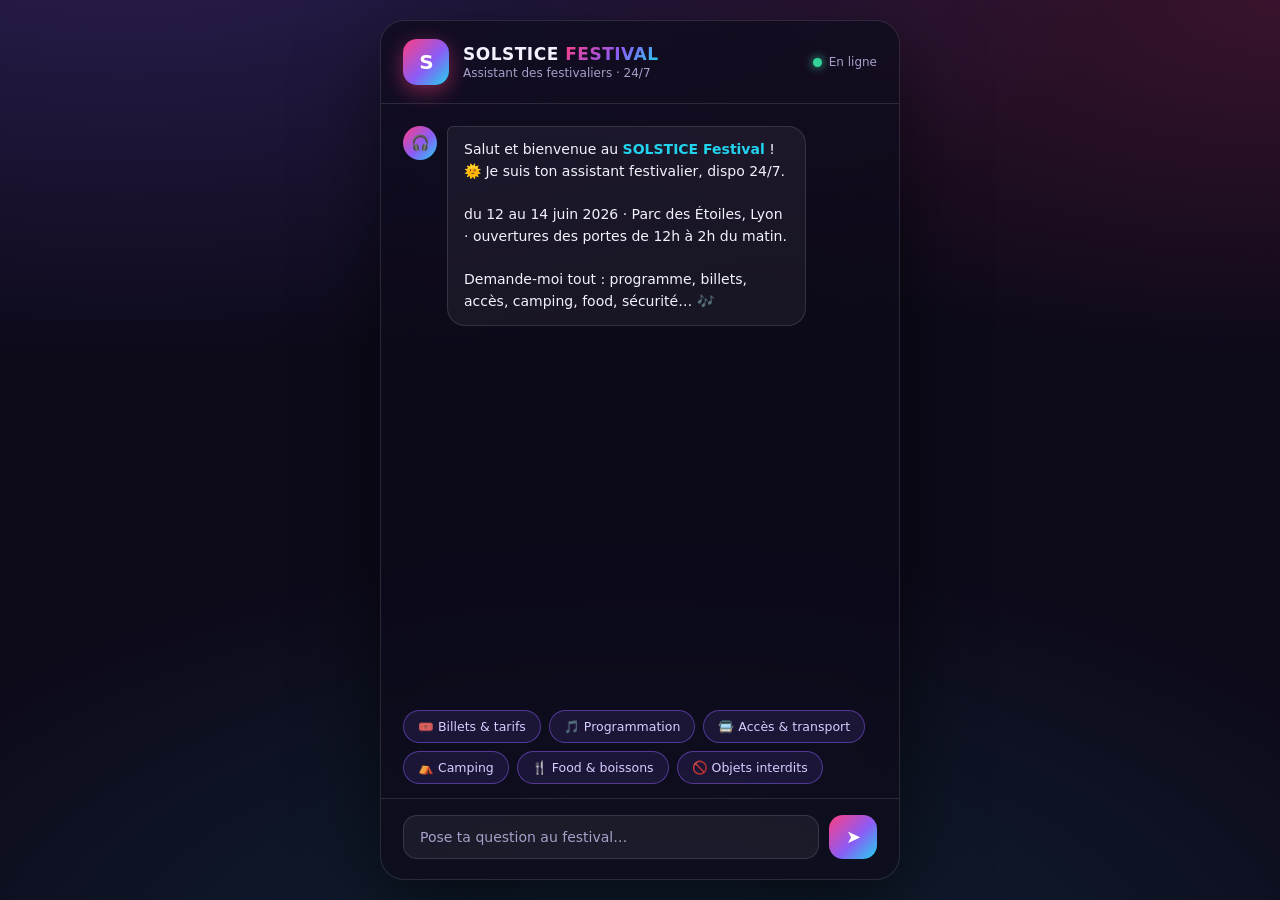
<file: essais-n0/nicolas-essai-C.html>
<!doctype html>
<html lang="fr">

<head>
    <meta charset="UTF-8" />
    <meta name="viewport" content="width=device-width, initial-scale=1.0" />
    <title>SOLSTICE Festival – Assistant des festivaliers</title>
    <style>
        :root {
            --bg: #0d0a1a;
            --panel: rgba(255, 255, 255, 0.05);
            --border: rgba(255, 255, 255, 0.12);
            --text: #f4f1ff;
            --muted: #a89fc9;
            --pink: #ff3d81;
            --purple: #8b5cf6;
            --cyan: #22d3ee;
            --grad: linear-gradient(135deg, var(--pink), var(--purple) 55%, var(--cyan));
        }

        * {
            margin: 0;
            padding: 0;
            box-sizing: border-box;
        }

        html,
        body {
            height: 100%;
        }

        body {
            font-family: "Segoe UI", system-ui, -apple-system, sans-serif;
            background: var(--bg);
            color: var(--text);
            display: flex;
            justify-content: center;
            padding: 20px;
            background-image:
                radial-gradient(ellipse 80% 50% at 10% -10%, rgba(139, 92, 246, 0.25), transparent),
                radial-gradient(ellipse 60% 40% at 100% 0%, rgba(255, 61, 129, 0.18), transparent),
                radial-gradient(ellipse 70% 50% at 50% 110%, rgba(34, 211, 238, 0.12), transparent);
        }

        .app {
            width: 100%;
            max-width: 520px;
            height: 100%;
            max-height: 860px;
            display: flex;
            flex-direction: column;
            background: rgba(13, 10, 26, 0.7);
            border: 1px solid var(--border);
            border-radius: 24px;
            overflow: hidden;
            backdrop-filter: blur(20px);
            box-shadow: 0 30px 80px rgba(0, 0, 0, 0.55);
        }

        header {
            display: flex;
            align-items: center;
            gap: 14px;
            padding: 18px 22px;
            border-bottom: 1px solid var(--border);
        }

        .logo {
            width: 46px;
            height: 46px;
            border-radius: 14px;
            background: var(--grad);
            display: grid;
            place-items: center;
            font-weight: 800;
            font-size: 20px;
            color: #fff;
            letter-spacing: -1px;
            flex-shrink: 0;
            box-shadow: 0 6px 20px rgba(255, 61, 129, 0.45);
        }

        .brand h1 {
            font-size: 17px;
            font-weight: 800;
            letter-spacing: 0.5px;
        }

        .brand h1 span {
            background: var(--grad);
            -webkit-background-clip: text;
            background-clip: text;
            color: transparent;
        }

        .brand p {
            font-size: 12px;
            color: var(--muted);
            margin-top: 2px;
        }

        .status {
            margin-left: auto;
            display: flex;
            align-items: center;
            gap: 7px;
            font-size: 12px;
            color: var(--muted);
        }

        .dot {
            width: 9px;
            height: 9px;
            border-radius: 50%;
            background: #34d399;
            box-shadow: 0 0 10px #34d399;
            animation: pulse 2s infinite;
        }

        @keyframes pulse {
            50% {
                opacity: 0.4;
            }
        }

        .chat {
            flex: 1;
            overflow-y: auto;
            padding: 22px;
            display: flex;
            flex-direction: column;
            gap: 14px;
        }

        .chat::-webkit-scrollbar {
            width: 6px;
        }

        .chat::-webkit-scrollbar-thumb {
            background: rgba(255, 255, 255, 0.15);
            border-radius: 3px;
        }

        .msg {
            display: flex;
            gap: 10px;
            max-width: 85%;
            animation: rise 0.25s ease;
        }

        @keyframes rise {
            from {
                opacity: 0;
                transform: translateY(8px);
            }
        }

        .msg.user {
            align-self: flex-end;
            flex-direction: row-reverse;
        }

        .avatar {
            width: 34px;
            height: 34px;
            border-radius: 50%;
            flex-shrink: 0;
            display: grid;
            place-items: center;
            font-size: 15px;
        }

        .msg.bot .avatar {
            background: var(--grad);
        }

        .msg.user .avatar {
            background: rgba(255, 255, 255, 0.12);
            border: 1px solid var(--border);
        }

        .bubble {
            padding: 12px 16px;
            border-radius: 18px;
            font-size: 14px;
            line-height: 1.55;
            white-space: pre-line;
        }

        .msg.bot .bubble {
            background: var(--panel);
            border: 1px solid var(--border);
            border-top-left-radius: 6px;
        }

        .msg.user .bubble {
            background: linear-gradient(135deg, #a13eea, #7c3aed);
            border-top-right-radius: 6px;
            box-shadow: 0 6px 18px rgba(124, 58, 237, 0.35);
        }

        .bubble b {
            color: var(--cyan);
        }

        .bubble em {
            color: #ffb0cf;
            font-style: normal;
            font-weight: 600;
        }

        .bubble ul {
            margin: 6px 0 0 18px;
        }

        .quick {
            display: flex;
            gap: 8px;
            padding: 0 22px 14px;
            flex-wrap: wrap;
        }

        .chip {
            padding: 8px 14px;
            font-size: 12.5px;
            border-radius: 999px;
            border: 1px solid rgba(139, 92, 246, 0.5);
            background: rgba(139, 92, 246, 0.12);
            color: #d9ccff;
            cursor: pointer;
            transition: 0.2s;
            font-family: inherit;
        }

        .chip:hover {
            background: rgba(139, 92, 246, 0.3);
            transform: translateY(-1px);
        }

        form {
            display: flex;
            gap: 10px;
            padding: 16px 22px 20px;
            border-top: 1px solid var(--border);
        }

        input {
            flex: 1;
            background: rgba(255, 255, 255, 0.06);
            border: 1px solid var(--border);
            border-radius: 14px;
            padding: 13px 16px;
            color: var(--text);
            font-size: 14px;
            outline: none;
            font-family: inherit;
            transition: border-color 0.2s;
        }

        input:focus {
            border-color: var(--purple);
        }

        input::placeholder {
            color: var(--muted);
        }

        button.send {
            width: 48px;
            border: none;
            border-radius: 14px;
            background: var(--grad);
            color: #fff;
            font-size: 18px;
            cursor: pointer;
            transition: 0.2s;
            flex-shrink: 0;
        }

        button.send:hover {
            transform: scale(1.06);
        }

        .typing {
            display: flex;
            gap: 5px;
            align-items: center;
            padding: 4px 2px;
        }

        .typing i {
            width: 7px;
            height: 7px;
            border-radius: 50%;
            background: var(--muted);
            animation: blink 1s infinite;
        }

        .typing i:nth-child(2) {
            animation-delay: 0.2s;
        }

        .typing i:nth-child(3) {
            animation-delay: 0.4s;
        }

        @keyframes blink {
            50% {
                opacity: 0.25;
                transform: translateY(-3px);
            }
        }

        @media (max-width: 480px) {
            body {
                padding: 0;
            }

            .app {
                max-height: none;
                height: 100dvh;
                border-radius: 0;
            }
        }
    </style>
</head>

<body>
    <div class="app">
        <header>
            <div class="logo">S</div>
            <div class="brand">
                <h1>SOLSTICE <span>FESTIVAL</span></h1>
                <p>Assistant des festivaliers · 24/7</p>
            </div>
            <div class="status"><span class="dot"></span>En ligne</div>
        </header>

        <div class="chat" id="chat"></div>
        <div class="quick" id="quick"></div>

        <form id="form" autocomplete="off">
            <input id="input" type="text" placeholder="Pose ta question au festival…" />
            <button class="send" type="submit" aria-label="Envoyer">➤</button>
        </form>
    </div>

    <script>
        const FEST = {
            nom: "SOLSTICE Festival",
            dates: "du 12 au 14 juin 2026",
            lieu: "Parc des Étoiles, Lyon",
            horaires: "ouvertures des portes de 12h à 2h du matin",
            billets: "Pass 1 jour à 79€, Pass 3 jours à 189€, VIP à 349€ (zone dédiée, bars privés, vue scène principale). Billetterie sur solstice-festival.fr — attention aux revendeurs non officiels !",
            camping: "Camping inclus avec le Pass 3 jours : douches chaudes, espaces ombragés, recharge de téléphone gratuite. Ouverture du camping la veille, 11 juin, à partir de 14h.",
            actif: "à 12 € en prévente ou 15 € sur place, remboursable à la sortie du festival",
            interdits: "extincteurs, parapluies, bouteilles en verre, drones, stickers et marqueurs"
        };

        const REPLY = (t) => t;
        const INTENTS = [
            {
                k: ["billet", "tarif", "prix", "ticket", "pass", "vip", "acheter", "payer", "coût", "cout"],
                a: `🎟️ Voici nos billets pour le ${FEST.dates} :\n\n• <b>Pass 1 jour</b> — 79 €\n• <b>Pass 3 jours</b> — 189 €\n• <b>Pass VIP</b> — 349 € (zone dédiée, bars privés, vue scène principale)\n\nTout se passe sur <em>solstice-festival.fr</em>. Méfie-toi des revendeurs non officiels : seuls les billets achetés sur notre site ou nos partenaires sont valables. Le paiement en 3× sans frais est possible dès 100 €.`
            },
            {
                k: ["horaire", "heure", "ouverture", "porte", "fermeture", "commence", "fin"],
                a: `⏰ Les portes ouvrent <b>chaque jour de 12h à 2h du matin</b>, du 12 au 14 juin.\n\nLes premiers concerts démarrent à 13h sur les scènes secondaires, et la tête d'affiche monte sur la Main Stage vers 22h30. Le re-entry est possible jusqu'à 20h avec ton bracelet.`
            },
            {
                k: ["accès", "arriver", "transport", "train", "bus", "voiture", "parking", "métro", "metro", "navette", "gare"],
                a: `🚍 Pour rejoindre le Parc des Étoiles à Lyon :\n\n• <b>Navettes gratuites</b> depuis la gare Part-Dieu toutes les 20 min (12h–2h)\n• <b>Métro</b> ligne D + 10 min de marche\n• <b>Parking</b> relais à 10 € / jour, avec navette directe\n• <b>À vélo</b> : parkings vélos sécurisés gratuits à chaque entrée\n\nOn conseille vivement les transports en commun : la circulation est limitée autour du site.`
            },
            {
                k: ["camping", "dormir", "nuit", "tente", "hotel", "hébergement", "hebergement"],
                a: `⛺ Le camping est <b>inclus avec le Pass 3 jours</b> !\n\n• Ouverture la veille, <b>11 juin dès 14h</b>\n• Douches chaudes et sanitaires partout\n• Espaces ombragés + zones calmes après 2h\n• Recharge de téléphone gratuite\n\nEnvie de confort ? Nos partenaires Hôtel Aurora et Auberge du Parc proposent −15 % avec le code <em>SOLSTICE26</em>.`
            },
            {
                k: ["interdit", "apporter", "sac", "objets", "couteau", "bouteille", "verre", "drogue", "cigarette", "alcool"],
                a: `🚫 Objets interdits sur le site :\n\n• Extincteurs\n• Parapluies\n• Bouteilles en verre\n• Drones\n• Stickers et marqueurs\n\nLes gourdes vides (<1L), crèmes solaires et produits médicaux (avec ordonnance) sont autorisés. Fouilles à l'entrée — mieux vaut voyager léger !`
            },
            {
                k: ["manger", "boire", "food", "resto", "restaurant", "végétarien", "vegetarien", "vegan", "sans gluten", "eau", "bar"],
                a: `🍴 Plus de <b>40 stands food</b> t'attendent : burgers artisanaux, cuisine du monde, food trucks locaux, options végétariennes, véganes et sans gluten.\n\n• Deux zones de <b>distributeurs d'eau gratuits</b> (gourdes acceptées !)\n• Bars officiels : paiement sans contact ou cashless avec ta carte festivalier\n• 1 vente d'alcool par personne, sur présentation d'un ID (18+), une seule pièce d'identité acceptée par personne`
            },
            {
                k: ["programmation", "line-up", "lineup", "artiste", "concert", "scène", "scene", "affiche", "tête d'affiche", "tete d'affiche", "groupe", "dj", "programme"],
                a: `🎵 Le line-up complet est sur <em>solstice-festival.fr/programme</em> !\n\nQuelques noms attendus :\n• <b>Electro :</b> Nuit Sonore, Klova\n• <b>Rock :</b> Les Échos Sauvages, Marée Basse\n• <b>Hip-hop :</b> Sanka, Dua Kali\n• <b>Scène émergente :</b> découvertes régionales chaque jour à 13h\n\nLes 3 scènes alternent pour que tu ne rates rien, et l'appli officielle te permet de créer ton planning personnalisé.`
            },
            {
                k: ["bracelet", "cashless", "argent", "carte", "paiement", "recharge", "rembours", "actif", "distributeur", "wristband"],
                a: `💳 Ton bracelet festivalier, c'est ton portefeuille !\n\n• Rechargeable en ligne ou aux bornes sur site (CB, espèces)\n• <b>Cashless remboursable</b> : à 12 € en prévente ou 15 € sur place, remboursable à la sortie du festival\n• Solde remboursé en ligne jusqu'à 30 jours après le festival\n\nPerte ou vol ? Direction le point info avec ta pièce d'identité : on gèle et remplace ton bracelet.`
            },
            {
                k: ["sécurité", "securite", "premiers secours", "urgence", "secours", "perdu", "enfant", "foule", "malaise", "assistance"],
                a: `🛟 Ta sécurité d'abord :\n\n• <b>Poste de premiers secours</b> ouvert 24h/24 près de la Main Stage\n• Points <em>Safe Zone</em> : équipes formées si tu te sens mal ou pas en sécurité\n• Point <b>enfants perdus</b> à l'entrée principale\n• Numéro d'urgence du festival : <b>04 72 00 12 12</b>\n\nLes agents et bénévoles portent un t-shirt turquoise, n'hésite pas à les solliciter.`
            },
            {
                k: ["météo", "meteo", "pleuvoir", "pluie", "chaud", "soleil", "crème"],
                a: `🌦️ On danse par tous les temps !\n\n• Prévois de la crème solaire (autorisée) et un chapeau\n• Ponchos autorisés, parapluies interdits\n• Zones d'ombre et brumisateurs gratuits sur tout le site\n• En cas de forte pluie, les scènes couvertes continuent, et l'info est relayée en temps réel sur l'appli et les écrans`
            },
            {
                k: ["enfant", "mineur", "âge", "age", "famille", "accompagné"],
                a: `👨‍👩‍👧 Le festival est accessible dès <b>12 ans, accompagné d'un adulte</b>. L'entrée est gratuite pour les moins de 12 ans (billet enfant à retirer en ligne). La zone famille, avec espace jeux calme, se trouve près du lac.`
            },
            {
                k: ["handicapé", "handicape", "pmr", "accessibilité", "accessibilite", "fauteuil", "pmr"],
                a: `♿ Le site est pensé pour tous :\n\n• Chemins accessibles PMR et plateformes dédiées face aux scènes\n• Sanitaires accessibles et assistance à l'entrée\n• Accompagnateur bénévole possible sur demande à <em>access@solstice-festival.fr</em>`
            },
            {
                k: ["animal", "chien", "chat"],
                a: `🐾 Les animaux ne sont pas admis sur le site (ni au camping), sauf chiens-guides d'assistance. Pense à une pension : nos partenaires Animalov t'offrent −10 % avec le code SOLSTICE26.`
            },
            {
                k: ["annuler", "remboursement", "revendre", "revendeur", "nom", "changer"],
                a: `🔁 Billets non remboursables, mais <b>revente officielle</b> possible via la billetterie (ton nom est modifiable jusqu'à 48h avant le festival, en ligne, gratuitement). On déconseille fortement les revendeurs tiers : c'est la première cause de refoulement à l'entrée !`
            },
            {
                k: ["bonjour", "salut", "hello", "hey", "coucou", "yo", "wesh", "cc"],
                a: `Hey, heureux de te voir ! 🎉 Je suis l'assistant du ${FEST.nom}, ${FEST.dates} au ${FEST.lieu}. Programme, billets, accès, camping, food… pose-moi ta question !`
            },
            {
                k: ["merci", "top", "cool", "génial", "genial", "super"],
                a: `Avec plaisir ! 🎡 S'il te manque une info, n'hésite pas — et rendez-vous ${FEST.dates} sous le soleil de Lyon ! 🌞`
            }
        ];
        const FALLBACK = `Hmm, je n'ai pas encore la réponse à ça 😅 Essaie avec des mots-clés comme <em>billets</em>, <em>programmation</em>, <em>accès</em>, <em>camping</em>, <em>food</em> ou <em>sécurité</em>. Pour tout le reste, le point info est à l'entrée principale ou sur <em>solstice-festival.fr</em> !`;

        const CHIPS = ["🎟️ Billets & tarifs", "🎵 Programmation", "🚍 Accès & transport", "⛺ Camping", "🍴 Food & boissons", "🚫 Objets interdits"];

        const chat = document.getElementById("chat");
        const quick = document.getElementById("quick");
        const form = document.getElementById("form");
        const input = document.getElementById("input");
        const sleep = (ms) => new Promise(r => setTimeout(r, ms));
        const norm = (s) => s.toLowerCase().normalize("NFD").replace(/[\u0300-\u036f]/g, "");

        function addMsg(role, html) {
            const div = document.createElement("div");
            div.className = "msg " + role;
            const av = document.createElement("div");
            av.className = "avatar";
            av.textContent = role === "bot" ? "🎧" : "🙋";
            const b = document.createElement("div");
            b.className = "bubble";
            b.innerHTML = html;
            div.append(av, b);
            chat.appendChild(div);
            chat.scrollTop = chat.scrollHeight;
            return b;
        }

        async function botReply(text) {
            // typing indicator
            const div = document.createElement("div");
            div.className = "msg bot";
            div.innerHTML = '<div class="avatar">🎧</div><div class="bubble"><div class="typing"><i></i><i></i><i></i></div></div>';
            chat.appendChild(div);
            chat.scrollTop = chat.scrollHeight;
            await sleep(650 + Math.random() * 500);
            div.remove();

            const t = norm(text);
            let best = null, bestScore = 0;
            for (const it of INTENTS) {
                const score = it.k.reduce((s, kw) => s + (t.includes(norm(kw)) ? kw.length : 0), 0);
                if (score > bestScore) { bestScore = score; best = it; }
            }
            addMsg("bot", best ? best.a : FALLBACK);
        }

        function send(text) {
            if (!text.trim()) return;
            addMsg("user", text.replace(/</g, "&lt;"));
            input.value = "";
            botReply(text);
        }

        form.addEventListener("submit", (e) => {
            e.preventDefault();
            send(input.value);
        });

        quick.innerHTML = "";
        CHIPS.forEach(c => {
            const b = document.createElement("button");
            b.className = "chip";
            b.type = "button";
            b.textContent = c;
            b.onclick = () => send(c);
            quick.appendChild(b);
        });

        (async () => {
            await sleep(400);
            addMsg("bot", `Salut et bienvenue au <b>${FEST.nom}</b> ! 🌞 Je suis ton assistant festivalier, dispo 24/7.\n\n${FEST.dates} · ${FEST.lieu} · ${FEST.horaires}.\n\nDemande-moi tout : programme, billets, accès, camping, food, sécurité… 🎶`);
        })();
    </script>
</body>

</html>
</file>
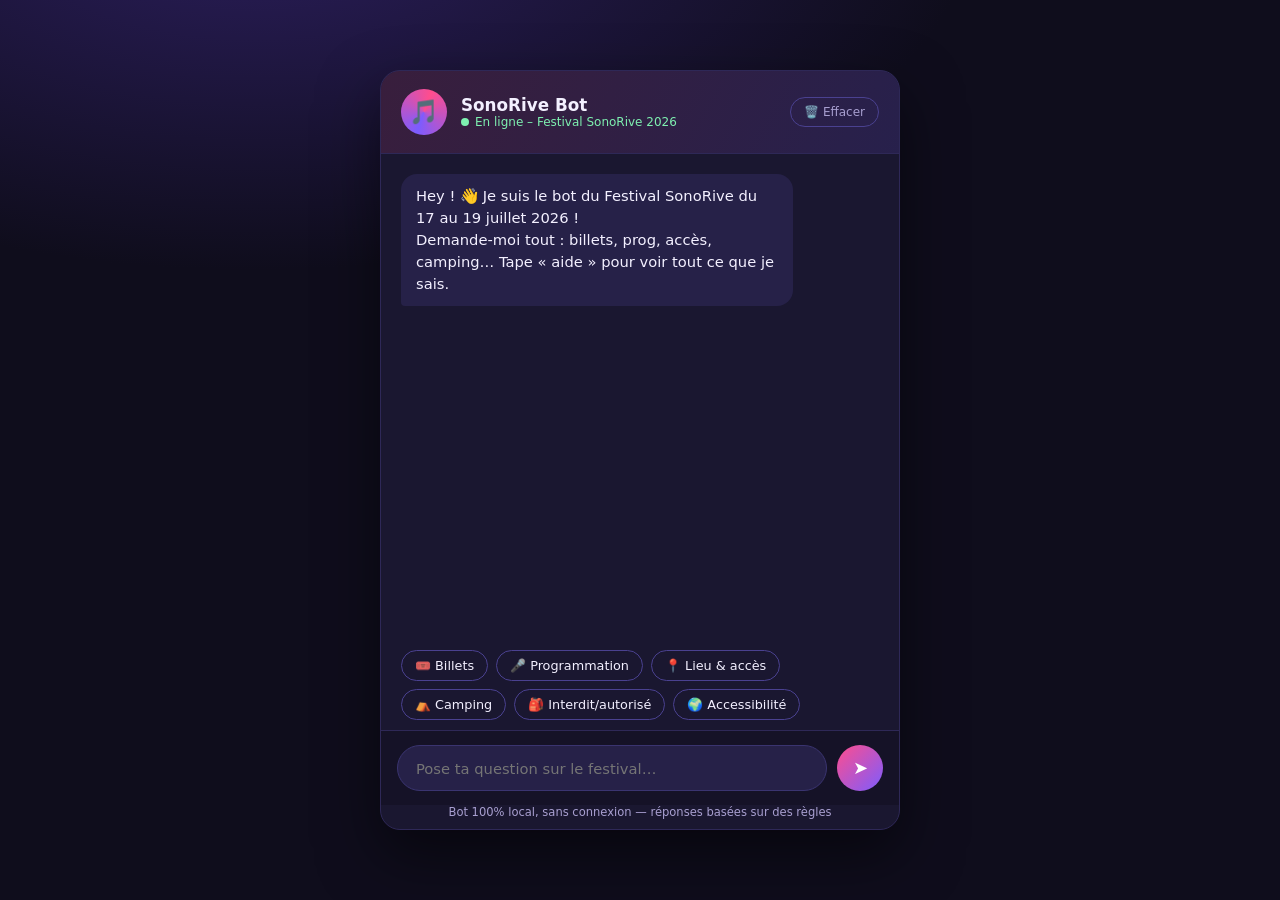
<file: essais-n0/yael-chatbot-v2.html>
<!doctype html>
<html lang="fr">
  <head>
    <meta charset="UTF-8" />
    <meta name="viewport" content="width=device-width, initial-scale=1.0" />
    <title>Chatbot – Festival SonoRive</title>
    <style>
      :root {
        --bg: #0f0d1c;
        --panel: #1a1730;
        --accent: #ff4d8d;
        --accent2: #7c5cff;
        --text: #f3f0ff;
        --muted: #a89fd0;
        --bubble-bot: #262148;
        --bubble-user: linear-gradient(135deg, #ff4d8d, #7c5cff);
        font-family: "Segoe UI", Inter, system-ui, sans-serif;
      }
      * { margin: 0; padding: 0; box-sizing: border-box; }
      body {
        background: radial-gradient(1200px 600px at 20% -10%, #2b1e5c 0%, var(--bg) 60%);
        color: var(--text);
        min-height: 100vh;
        display: flex;
        justify-content: center;
        align-items: center;
        padding: 20px;
      }
      .app {
        width: 100%;
        max-width: 520px;
        height: 90vh;
        max-height: 760px;
        background: var(--panel);
        border-radius: 20px;
        box-shadow: 0 25px 60px rgba(0,0,0,.5);
        display: flex;
        flex-direction: column;
        overflow: hidden;
        border: 1px solid #2e2857;
      }
      header {
        padding: 18px 20px;
        background: linear-gradient(120deg, #ff4d8d22, #7c5cff22);
        border-bottom: 1px solid #2e2857;
        display: flex;
        align-items: center;
        gap: 14px;
      }
      .logo {
        width: 46px; height: 46px; border-radius: 50%;
        background: conic-gradient(from 20deg, var(--accent), var(--accent2), var(--accent));
        display: flex; align-items: center; justify-content: center;
        font-size: 24px;
      }
      h1 { font-size: 1.05rem; font-weight: 600; }
      .status { font-size: .75rem; color: #7ef0b0; display: flex; align-items: center; gap: 6px; }
      .dot { width: 8px; height: 8px; background: #7ef0b0; border-radius: 50%; display: inline-block; }
      #chat {
        flex: 1;
        overflow-y: auto;
        padding: 20px;
        display: flex;
        flex-direction: column;
        gap: 12px;
      }
      #chat::-webkit-scrollbar { width: 6px; }
      #chat::-webkit-scrollbar-thumb { background: #3a3470; border-radius: 3px; }
      .msg {
        max-width: 82%;
        padding: 11px 15px;
        border-radius: 16px;
        font-size: .92rem;
        line-height: 1.5;
        animation: pop .25s ease;
        white-space: pre-line;
      }
      @keyframes pop { from { opacity: 0; transform: translateY(6px); } to { opacity: 1; } }
      .bot { align-self: flex-start; background: var(--bubble-bot); border-bottom-left-radius: 4px; }
      .user { align-self: flex-end; background: var(--bubble-user); border-bottom-right-radius: 4px; }
      .typing { align-self: flex-start; display: flex; gap: 5px; padding: 14px 16px; background: var(--bubble-bot); border-radius: 16px; }
      .typing i { width: 7px; height: 7px; background: var(--muted); border-radius: 50%; animation: blink 1.2s infinite; }
      .typing i:nth-child(2) { animation-delay: .2s; }
      .typing i:nth-child(3) { animation-delay: .4s; }
      @keyframes blink { 0%,80%,100% { opacity: .25; } 40% { opacity: 1; } }
      #quick {
        display: flex;
        flex-wrap: wrap;
        gap: 8px;
        padding: 0 20px 10px;
      }
      .chip {
        border: 1px solid #4a4190;
        background: transparent;
        color: var(--text);
        font-size: .8rem;
        padding: 7px 13px;
        border-radius: 999px;
        cursor: pointer;
        transition: .2s;
        font-family: inherit;
      }
      .chip:hover { background: #ff4d8d33; border-color: var(--accent); }
      form {
        display: flex;
        gap: 10px;
        padding: 14px 16px;
        border-top: 1px solid #2e2857;
        background: #151227;
      }
      input {
        flex: 1;
        background: #262148;
        border: 1px solid #3a3470;
        color: var(--text);
        border-radius: 999px;
        padding: 12px 18px;
        font-size: .92rem;
        outline: none;
        font-family: inherit;
      }
      input:focus { border-color: var(--accent2); }
      button.send {
        border: none;
        width: 46px; height: 46px;
        border-radius: 50%;
        background: var(--bubble-user);
        color: white;
        font-size: 1.1rem;
        cursor: pointer;
        transition: transform .15s;
      }
      button.send:hover { transform: scale(1.08); }
      .hint { text-align: center; font-size: .72rem; color: var(--muted); padding-bottom: 10px; }
      #clear {
        margin-left: auto;
        border: 1px solid #4a4190;
        background: transparent;
        color: var(--muted);
        font-size: .75rem;
        padding: 7px 13px;
        border-radius: 999px;
        cursor: pointer;
        transition: .2s;
        font-family: inherit;
      }
      #clear:hover { background: #ff4d8d33; border-color: var(--accent); color: var(--text); }
    </style>
  </head>
  <body>
    <div class="app">
      <header>
        <div class="logo">🎵</div>
        <div>
          <h1>SonoRive&nbsp;Bot</h1>
          <div class="status"><span class="dot"></span> En ligne – Festival SonoRive 2026</div>
        </div>
        <button id="clear" title="Vider la conversation">🗑️ Effacer</button>
      </header>
      <div id="chat"></div>
      <div id="quick"></div>
      <form id="form">
        <input id="input" type="text" placeholder="Pose ta question sur le festival…" autocomplete="off" />
        <button class="send" type="submit" aria-label="Envoyer">➤</button>
      </form>
      <div class="hint">Bot 100% local, sans connexion — réponses basées sur des règles</div>
    </div>

    <script>
      const chat = document.getElementById("chat");
      const form = document.getElementById("form");
      const input = document.getElementById("input");
      const quick = document.getElementById("quick");

      const FEST = {
        nom: "Festival SonoRive",
        dates: "du 17 au 19 juillet 2026",
        lieu: "Parc des Rives, Lyon (France)",
        prix: "Pass 1 jour : 49 € · Pass 3 jours : 119 € · Camping : 35 € (3 nuits)",
        horaires: "Portes ouvertes de 11h à 2h du matin ; concerts de 14h à 1h30.",
        age: "Le festival est accessible à tous. Accompagnement obligatoire pour les moins de 12 ans. Zone bars réservée aux 18+ sur justificatif.",
        programmation: [
          "Vendredi : DJ Snake, Aya Nakamura, Vitalic",
          "Samedi : Phoenix, Angèle, Justice, Kavinsky",
          "Dimanche : -M-, Clara Luciani, Ibeyi, Nouvelle Vague"
        ].join("\n"),
        transports: "Navettes gratuites depuis la gare toutes les 20 min (11h–2h). Parking à 10 €/jour. P+R conseillés.",
        accessoires: "Interdits : bouteilles en verre, parapluies, drones, verre dur. Autorisés : gourde vide, crème solaire, petit sac (<20L).",
        meteo: "Prévisions : 24–29°C, orages possibles samedi soir. Ponchos vendus sur place (3 €).",
        billets: "Billetterie en ligne jusqu'au 16 juillet minuit, puis guichet sur site selon disponibilités.",
        contact: "contact@sonorive.fr · 04 78 00 00 00 · accueil festival à l'entrée principale.",
        accessible: "Scène principale sur plateau surélevé, boucle magnétique, zones PMR avec accompagnateur gratuit.",
        benevoles: "300 bénévoles recherchés : 2 slots de 6h = pass 3 jours offert. Inscription sur place ou par mail."
      };

      const RULES = [
        { k: ["bonjour","salut","hello","coucou","hey","yo"], r: () => "Salut ! 🎶 Bienvenue au " + FEST.nom + " ! Je peux te renseigner sur la programmation, les billets, l'accès, l'hébergement… Que veux-tu savoir ?" },
        { k: ["date","quand","jour","semaine","calendrier"], r: () => "Le festival a lieu " + FEST.dates + " 🗓️" },
        { k: ["lieu","où","adresse","site","situer","ville"], r: () => "Le festival se déroule au " + FEST.lieu + " 📍" },
        { k: ["prix","tarif","coût","combien","ticket","billet","pass","payer"], r: () => "🎟️ Tarifs :\n" + FEST.prix },
        { k: ["achat","acheter","réserver","commander","boutique","point de vente","billetterie"], r: () => FEST.billets },
        { k: ["programmation","line","lineup","affiche","artiste","groupe","concert","scene","scène","joue","passage"], r: () => "🎤 Programmation 2026 :\n" + FEST.programmation },
        { k: ["horaire","heure","ouvre","ouverture","fermeture"], r: () => "⏰ " + FEST.horaires },
        { k: ["age","âge","enfant","mineur","jeune","famille"], r: () => "👨‍👩‍👧 " + FEST.age },
        { k: ["acces","accès","transport","train","voiture","parking","garer","bus","navette","aller"], r: () => "🚌 " + FEST.transports },
        { k: ["interdit","autorisé","autorise","sac","bagage","gamelle","verre","securité","sécurité","fouille","apporter","caméra"], r: () => "🎒 " + FEST.accessoires },
        { k: ["meteo","météo","pluie","soleil","chaud","temperature","température"], r: () => "☀️ " + FEST.meteo },
        { k: ["contact","mail","email","telephone","téléphone","joindre","telephone","numero"], r: () => "📮 " + FEST.contact },
        { k: ["pmr","handicap","accessible","fauteuil","moteur","mobilite","mobilité"], r: () => "♿ " + FEST.accessible },
        { k: ["benevol","bénévol","volontaire","aide","staff"], r: () => "🙌 " + FEST.benevoles },
        { k: ["dormir","hebergement","hébergement","camping","hotel","hôtel","nuit","loger"], r: () => "Camping sur place : 35 € pour 3 nuits (sanitaires, douches chaudes, espace restauration 24h/24). Hôtels partenaires à 15 min en navette avec code SONORIVE20 (-20%)." },
        { k: ["manger","boire","restaur","food","vegetarien","végétarien","vegan","gluten"], r: () => "🍔 40 stands de food trucks : options végétariennes, veganes et sans gluten partout, affichage allergènes obligatoire. Menus de 8 à 14 €." },
        { k: ["merci","thanks","super","cool","genial","génial","top","parfait"], r: () => "Avec plaisir ! 🎉 N'hésite pas si tu as d'autres questions. Vive SonoRive ! 🎶" },
        { k: ["au revoir","bye","ciao","a\+","bonne nuit"], r: () => "À bientôt ! 🎵 Amuse-toi bien au festival !" }
      ];

      const FALLBACK = "Hmm, je ne suis pas sûr de comprendre 😅 Essaie des mots-clés comme « billets », « programmation », « accès », « camping »… ou tape « aide ».";

      const CHIPS = ["🎟️ Billets", "🎤 Programmation", "📍 Lieu & accès", "⛺ Camping", "🎒 Interdit/autorisé", "🌍 Accessibilité"];

      function addMsg(text, who) {
        const d = document.createElement("div");
        d.className = "msg " + who;
        d.textContent = text;
        chat.appendChild(d);
        chat.scrollTop = chat.scrollHeight;
      }

      function showTyping() {
        const t = document.createElement("div");
        t.className = "typing";
        t.id = "typing";
        t.innerHTML = "<i></i><i></i><i></i>";
        chat.appendChild(t);
        chat.scrollTop = chat.scrollHeight;
      }
      function hideTyping() {
        const t = document.getElementById("typing");
        if (t) t.remove();
      }

      function answer(q) {
        const s = q.toLowerCase();
        if (/aide|help|menu|quoi|que peux/.test(s)) {
          return "Voici ce que je sais faire 👇\n• Dates, lieu & horaires\n• Programmation complète\n• Billets & tarifs\n• Accès & transports\n• Camping & hébergement\n• Objets autorisés/interdits\n• Météo, food, accessibilité, bénévolat…";
        }
        for (const rule of RULES) {
          if (rule.k.some(kw => s.includes(kw))) return rule.r();
        }
        return FALLBACK;
      }

      function respond(q) {
        showTyping();
        setTimeout(() => {
          hideTyping();
          addMsg(answer(q), "bot");
        }, 500 + Math.random() * 500);
      }

      function send(text) {
        addMsg(text, "user");
        respond(text);
      }

      form.addEventListener("submit", e => {
        e.preventDefault();
        const v = input.value.trim();
        if (!v) return;
        input.value = "";
        send(v);
      });

      CHIPS.forEach(c => {
        const b = document.createElement("button");
        b.className = "chip";
        b.textContent = c;
        b.onclick = () => send(c.replace(/^[^\wÀ-ÿ]+/, ""));
        quick.appendChild(b);
      });

      function welcome() {
        addMsg("Hey ! 👋 Je suis le bot du " + FEST.nom + " " + FEST.dates + " !\nDemande-moi tout : billets, prog, accès, camping… Tape « aide » pour voir tout ce que je sais.", "bot");
      }

      document.getElementById("clear").addEventListener("click", () => {
        chat.innerHTML = "";
        welcome();
      });

      welcome();
    </script>
  </body>
</html>
</file>
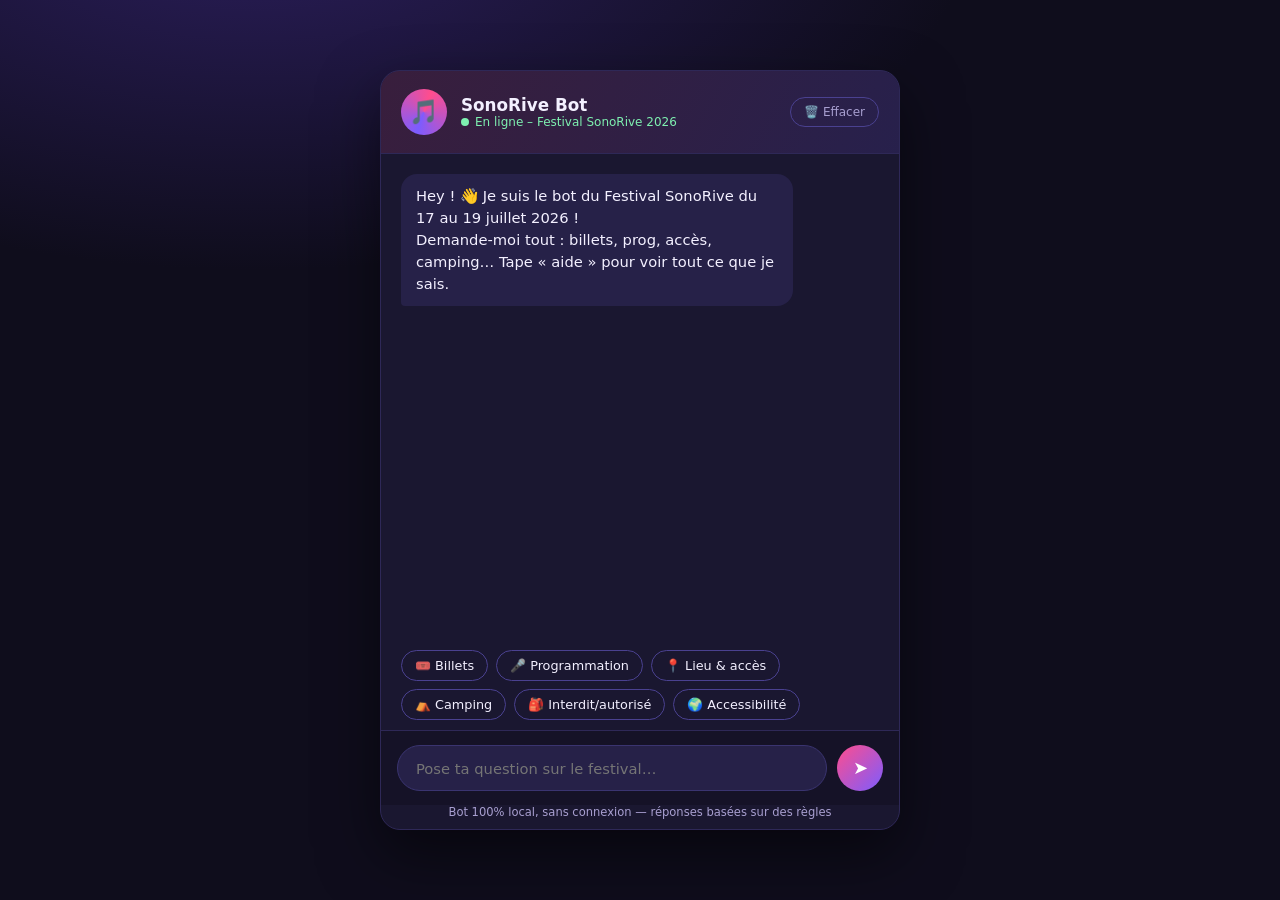
<file: essais-n0/yael-chatbot-v3.html>
<!doctype html>
<html lang="fr">
  <head>
    <meta charset="UTF-8" />
    <meta name="viewport" content="width=device-width, initial-scale=1.0" />
    <title>Chatbot – Festival SonoRive</title>
    <style>
      :root {
        --bg: #0f0d1c;
        --panel: #1a1730;
        --accent: #ff4d8d;
        --accent2: #7c5cff;
        --text: #f3f0ff;
        --muted: #a89fd0;
        --bubble-bot: #262148;
        --bubble-user: linear-gradient(135deg, #ff4d8d, #7c5cff);
        font-family: "Segoe UI", Inter, system-ui, sans-serif;
      }
      * { margin: 0; padding: 0; box-sizing: border-box; }
      body {
        background: radial-gradient(1200px 600px at 20% -10%, #2b1e5c 0%, var(--bg) 60%);
        color: var(--text);
        min-height: 100vh;
        display: flex;
        justify-content: center;
        align-items: center;
        padding: 20px;
      }
      .app {
        width: 100%;
        max-width: 520px;
        height: 90vh;
        max-height: 760px;
        background: var(--panel);
        border-radius: 20px;
        box-shadow: 0 25px 60px rgba(0,0,0,.5);
        display: flex;
        flex-direction: column;
        overflow: hidden;
        border: 1px solid #2e2857;
      }
      header {
        padding: 18px 20px;
        background: linear-gradient(120deg, #ff4d8d22, #7c5cff22);
        border-bottom: 1px solid #2e2857;
        display: flex;
        align-items: center;
        gap: 14px;
      }
      .logo {
        width: 46px; height: 46px; border-radius: 50%;
        background: conic-gradient(from 20deg, var(--accent), var(--accent2), var(--accent));
        display: flex; align-items: center; justify-content: center;
        font-size: 24px;
      }
      h1 { font-size: 1.05rem; font-weight: 600; }
      .status { font-size: .75rem; color: #7ef0b0; display: flex; align-items: center; gap: 6px; }
      .dot { width: 8px; height: 8px; background: #7ef0b0; border-radius: 50%; display: inline-block; }
      #chat {
        flex: 1;
        overflow-y: auto;
        padding: 20px;
        display: flex;
        flex-direction: column;
        gap: 12px;
      }
      #chat::-webkit-scrollbar { width: 6px; }
      #chat::-webkit-scrollbar-thumb { background: #3a3470; border-radius: 3px; }
      .msg {
        max-width: 82%;
        padding: 11px 15px;
        border-radius: 16px;
        font-size: .92rem;
        line-height: 1.5;
        animation: pop .25s ease;
        white-space: pre-line;
      }
      @keyframes pop { from { opacity: 0; transform: translateY(6px); } to { opacity: 1; } }
      .bot { align-self: flex-start; background: var(--bubble-bot); border-bottom-left-radius: 4px; }
      .user { align-self: flex-end; background: var(--bubble-user); border-bottom-right-radius: 4px; }
      .typing { align-self: flex-start; display: flex; gap: 5px; padding: 14px 16px; background: var(--bubble-bot); border-radius: 16px; }
      .typing i { width: 7px; height: 7px; background: var(--muted); border-radius: 50%; animation: blink 1.2s infinite; }
      .typing i:nth-child(2) { animation-delay: .2s; }
      .typing i:nth-child(3) { animation-delay: .4s; }
      @keyframes blink { 0%,80%,100% { opacity: .25; } 40% { opacity: 1; } }
      #quick {
        display: flex;
        flex-wrap: wrap;
        gap: 8px;
        padding: 0 20px 10px;
      }
      .chip {
        border: 1px solid #4a4190;
        background: transparent;
        color: var(--text);
        font-size: .8rem;
        padding: 7px 13px;
        border-radius: 999px;
        cursor: pointer;
        transition: .2s;
        font-family: inherit;
      }
      .chip:hover { background: #ff4d8d33; border-color: var(--accent); }
      form {
        display: flex;
        gap: 10px;
        padding: 14px 16px;
        border-top: 1px solid #2e2857;
        background: #151227;
      }
      input {
        flex: 1;
        background: #262148;
        border: 1px solid #3a3470;
        color: var(--text);
        border-radius: 999px;
        padding: 12px 18px;
        font-size: .92rem;
        outline: none;
        font-family: inherit;
      }
      input:focus { border-color: var(--accent2); }
      button.send {
        border: none;
        width: 46px; height: 46px;
        border-radius: 50%;
        background: var(--bubble-user);
        color: white;
        font-size: 1.1rem;
        cursor: pointer;
        transition: transform .15s;
      }
      button.send:hover { transform: scale(1.08); }
      .hint { text-align: center; font-size: .72rem; color: var(--muted); padding-bottom: 10px; }
      #clear {
        margin-left: auto;
        border: 1px solid #4a4190;
        background: transparent;
        color: var(--muted);
        font-size: .75rem;
        padding: 7px 13px;
        border-radius: 999px;
        cursor: pointer;
        transition: .2s;
        font-family: inherit;
      }
      #clear:hover { background: #ff4d8d33; border-color: var(--accent); color: var(--text); }
    </style>
  </head>
  <body>
    <div class="app">
      <header>
        <div class="logo">🎵</div>
        <div>
          <h1>SonoRive&nbsp;Bot</h1>
          <div class="status"><span class="dot"></span> En ligne – Festival SonoRive 2026</div>
        </div>
        <button id="clear" title="Vider la conversation">🗑️ Effacer</button>
      </header>
      <div id="chat"></div>
      <div id="quick"></div>
      <form id="form">
        <input id="input" type="text" placeholder="Pose ta question sur le festival…" autocomplete="off" />
        <button class="send" type="submit" aria-label="Envoyer">➤</button>
      </form>
      <div class="hint">Bot 100% local, sans connexion — réponses basées sur des règles</div>
    </div>

    <script>
      const chat = document.getElementById("chat");
      const form = document.getElementById("form");
      const input = document.getElementById("input");
      const quick = document.getElementById("quick");

      const FEST = {
        nom: "Festival SonoRive",
        dates: "du 17 au 19 juillet 2026",
        lieu: "Parc des Rives, Lyon (France)",
        prix: "Pass 1 jour : 49 € · Pass 3 jours : 119 € · Camping : 35 € (3 nuits)",
        horaires: "Portes ouvertes de 11h à 2h du matin ; concerts de 14h à 1h30.",
        age: "Le festival est accessible à tous. Accompagnement obligatoire pour les moins de 12 ans. Zone bars réservée aux 18+ sur justificatif.",
        programmation: [
          "Vendredi : DJ Snake, Aya Nakamura, Vitalic",
          "Samedi : Phoenix, Angèle, Justice, Kavinsky",
          "Dimanche : -M-, Clara Luciani, Ibeyi, Nouvelle Vague"
        ].join("\n"),
        transports: "Navettes gratuites depuis la gare toutes les 20 min (11h–2h). Parking à 10 €/jour. P+R conseillés.",
        accessoires: "Interdits : bouteilles en verre, parapluies, drones, verre dur. Autorisés : gourde vide, crème solaire, petit sac (<20L).",
        meteo: "Prévisions : 24–29°C, orages possibles samedi soir. Ponchos vendus sur place (3 €).",
        billets: "Billetterie en ligne jusqu'au 16 juillet minuit, puis guichet sur site selon disponibilités.",
        contact: "contact@sonorive.fr · 04 78 00 00 00 · accueil festival à l'entrée principale.",
        accessible: "Scène principale sur plateau surélevé, boucle magnétique, zones PMR avec accompagnateur gratuit.",
        benevoles: "300 bénévoles recherchés : 2 slots de 6h = pass 3 jours offert. Inscription sur place ou par mail."
      };

      const RULES = [
        { k: ["bonjour","salut","hello","coucou","hey","yo"], r: () => "Salut ! 🎶 Bienvenue au " + FEST.nom + " ! Je peux te renseigner sur la programmation, les billets, l'accès, l'hébergement… Que veux-tu savoir ?" },
        { k: ["date","quand","jour","semaine","calendrier"], r: () => "Le festival a lieu " + FEST.dates + " 🗓️" },
        { k: ["lieu","où","adresse","site","situer","ville"], r: () => "Le festival se déroule au " + FEST.lieu + " 📍" },
        { k: ["prix","tarif","coût","combien","ticket","billet","pass","payer"], r: () => "🎟️ Tarifs :\n" + FEST.prix },
        { k: ["achat","acheter","réserver","commander","boutique","point de vente","billetterie"], r: () => FEST.billets },
        { k: ["programmation","line","lineup","affiche","artiste","groupe","concert","scene","scène","joue","passage"], r: () => "🎤 Programmation 2026 :\n" + FEST.programmation },
        { k: ["horaire","heure","ouvre","ouverture","fermeture"], r: () => "⏰ " + FEST.horaires },
        { k: ["age","âge","enfant","mineur","jeune","famille"], r: () => "👨‍👩‍👧 " + FEST.age },
        { k: ["acces","accès","transport","train","voiture","parking","garer","bus","navette","aller"], r: () => "🚌 " + FEST.transports },
        { k: ["interdit","autorisé","autorise","sac","bagage","gamelle","verre","securité","sécurité","fouille","apporter","caméra"], r: () => "🎒 " + FEST.accessoires },
        { k: ["meteo","météo","pluie","soleil","chaud","temperature","température"], r: () => "☀️ " + FEST.meteo },
        { k: ["contact","mail","email","telephone","téléphone","joindre","telephone","numero"], r: () => "📮 " + FEST.contact },
        { k: ["pmr","handicap","accessible","fauteuil","moteur","mobilite","mobilité"], r: () => "♿ " + FEST.accessible },
        { k: ["benevol","bénévol","volontaire","aide","staff"], r: () => "🙌 " + FEST.benevoles },
        { k: ["dormir","hebergement","hébergement","camping","hotel","hôtel","nuit","loger"], r: () => "Camping sur place : 35 € pour 3 nuits (sanitaires, douches chaudes, espace restauration 24h/24). Hôtels partenaires à 15 min en navette avec code SONORIVE20 (-20%)." },
        { k: ["manger","boire","restaur","food","vegetarien","végétarien","vegan","gluten"], r: () => "🍔 40 stands de food trucks : options végétariennes, veganes et sans gluten partout, affichage allergènes obligatoire. Menus de 8 à 14 €." },
        { k: ["merci","thanks","super","cool","genial","génial","top","parfait"], r: () => "Avec plaisir ! 🎉 N'hésite pas si tu as d'autres questions. Vive SonoRive ! 🎶" },
        { k: ["au revoir","bye","ciao","a\+","bonne nuit"], r: () => "À bientôt ! 🎵 Amuse-toi bien au festival !" }
      ];

      const FALLBACK = "Hmm, je ne suis pas sûr de comprendre 😅 Essaie des mots-clés comme « billets », « programmation », « accès », « camping »… ou tape « aide ».";

      const CHIPS = ["🎟️ Billets", "🎤 Programmation", "📍 Lieu & accès", "⛺ Camping", "🎒 Interdit/autorisé", "🌍 Accessibilité"];

      const STORE_KEY = "sonorive-chat";

      function addMsg(text, who, skipSave) {
        const d = document.createElement("div");
        d.className = "msg " + who;
        d.textContent = text;
        chat.appendChild(d);
        chat.scrollTop = chat.scrollHeight;
        if (!skipSave) saveHistory();
      }

      function saveHistory() {
        try {
          const msgs = [...chat.querySelectorAll(".msg")].map(m => ({
            who: m.classList.contains("user") ? "user" : "bot",
            text: m.textContent
          }));
          localStorage.setItem(STORE_KEY, JSON.stringify(msgs));
        } catch (e) {}
      }

      function loadHistory() {
        try {
          const raw = localStorage.getItem(STORE_KEY);
          if (!raw) return false;
          const msgs = JSON.parse(raw);
          if (!Array.isArray(msgs) || msgs.length === 0) return false;
          msgs.forEach(m => addMsg(m.text, m.who, true));
          chat.scrollTop = chat.scrollHeight;
          return true;
        } catch (e) { return false; }
      }

      function showTyping() {
        const t = document.createElement("div");
        t.className = "typing";
        t.id = "typing";
        t.innerHTML = "<i></i><i></i><i></i>";
        chat.appendChild(t);
        chat.scrollTop = chat.scrollHeight;
      }
      function hideTyping() {
        const t = document.getElementById("typing");
        if (t) t.remove();
      }

      function answer(q) {
        const s = q.toLowerCase();
        if (/aide|help|menu|quoi|que peux/.test(s)) {
          return "Voici ce que je sais faire 👇\n• Dates, lieu & horaires\n• Programmation complète\n• Billets & tarifs\n• Accès & transports\n• Camping & hébergement\n• Objets autorisés/interdits\n• Météo, food, accessibilité, bénévolat…";
        }
        for (const rule of RULES) {
          if (rule.k.some(kw => s.includes(kw))) return rule.r();
        }
        return FALLBACK;
      }

      function respond(q) {
        showTyping();
        setTimeout(() => {
          hideTyping();
          addMsg(answer(q), "bot");
        }, 500 + Math.random() * 500);
      }

      function send(text) {
        addMsg(text, "user");
        respond(text);
      }

      form.addEventListener("submit", e => {
        e.preventDefault();
        const v = input.value.trim();
        if (!v) return;
        input.value = "";
        send(v);
      });

      CHIPS.forEach(c => {
        const b = document.createElement("button");
        b.className = "chip";
        b.textContent = c;
        b.onclick = () => send(c.replace(/^[^\wÀ-ÿ]+/, ""));
        quick.appendChild(b);
      });

      function welcome() {
        addMsg("Hey ! 👋 Je suis le bot du " + FEST.nom + " " + FEST.dates + " !\nDemande-moi tout : billets, prog, accès, camping… Tape « aide » pour voir tout ce que je sais.", "bot");
      }

      document.getElementById("clear").addEventListener("click", () => {
        chat.innerHTML = "";
        try { localStorage.removeItem(STORE_KEY); } catch (e) {}
        welcome();
      });

      if (!loadHistory()) welcome();
    </script>
  </body>
</html>
</file>
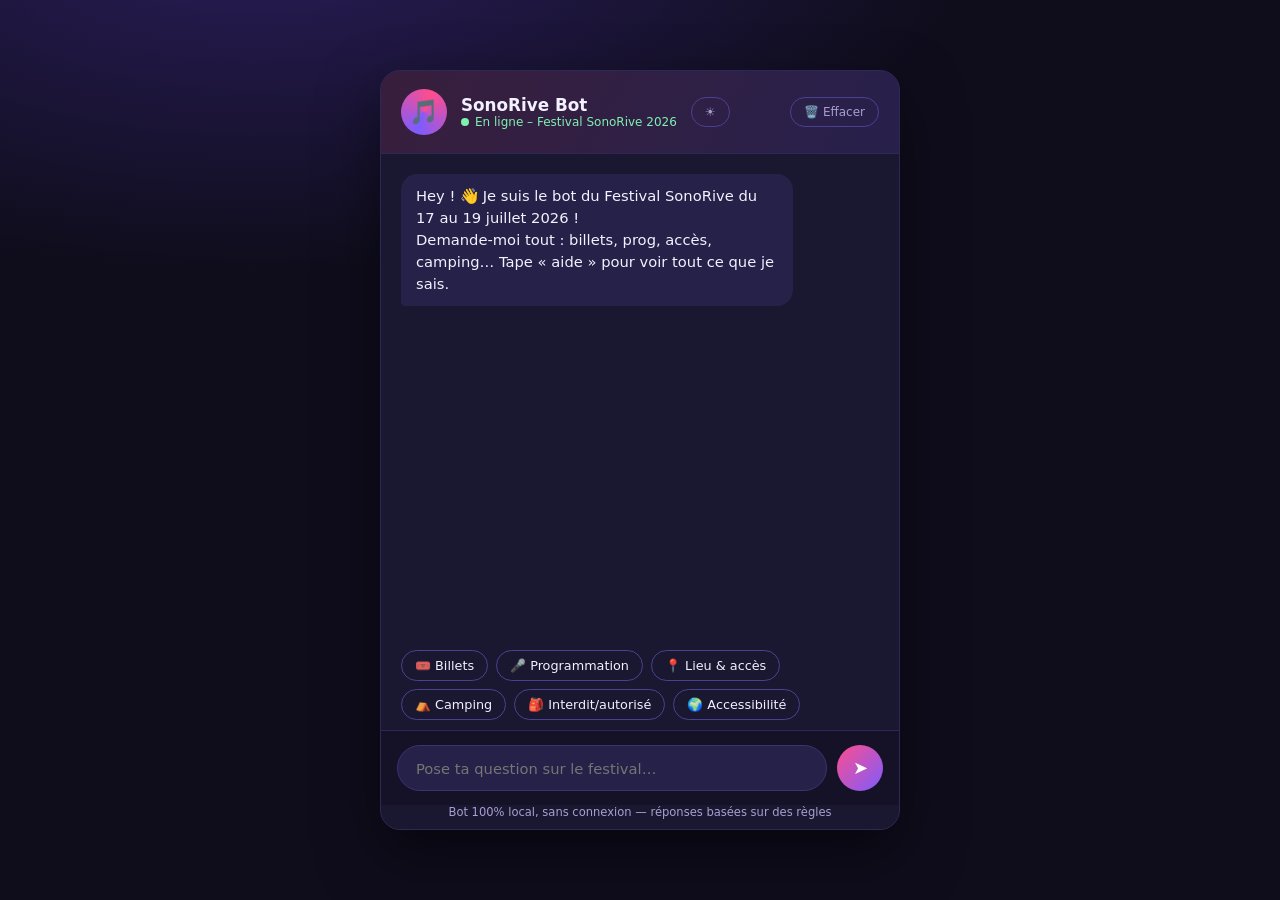
<file: essais-n0/yael-chatbot-v4.html>
<!doctype html>
<html lang="fr">
  <head>
    <meta charset="UTF-8" />
    <meta name="viewport" content="width=device-width, initial-scale=1.0" />
    <title>Chatbot – Festival SonoRive</title>
    <style>
      :root {
        --bg: #0f0d1c;
        --panel: #1a1730;
        --accent: #ff4d8d;
        --accent2: #7c5cff;
        --text: #f3f0ff;
        --muted: #a89fd0;
        --bubble-bot: #262148;
        --bubble-user: linear-gradient(135deg, #ff4d8d, #7c5cff);
        font-family: "Segoe UI", Inter, system-ui, sans-serif;
      }
      body.light {
        --bg: #f4f1ff;
        --panel: #ffffff;
        --text: #1d1533;
        --muted: #6b6390;
        --bubble-bot: #ece7ff;
        --bubble-user: linear-gradient(135deg, #ff4d8d, #7c5cff);
        background: radial-gradient(1200px 600px at 20% -10%, #e4dbff 0%, var(--bg) 60%);
      }
      body.light .app { border-color: #e0d9ff; box-shadow: 0 25px 60px rgba(80,60,160,.18); }
      body.light header { background: linear-gradient(120deg, #ff4d8d18, #7c5cff18); border-color: #e0d9ff; }
      body.light .status { color: #1a9e5a; }
      body.light .dot { background: #1a9e5a; }
      body.light #chat::-webkit-scrollbar-thumb { background: #cfc4f5; }
      body.light input { background: #f4f1ff; color: var(--text); }
      body.light form { background: #faf8ff; border-color: #e0d9ff; }
      body.light .typing { background: var(--bubble-bot); }
      body.light .chip:hover, body.light #clear:hover { background: #ff4d8d22; }
      * { margin: 0; padding: 0; box-sizing: border-box; }
      body {
        background: radial-gradient(1200px 600px at 20% -10%, #2b1e5c 0%, var(--bg) 60%);
        color: var(--text);
        min-height: 100vh;
        display: flex;
        justify-content: center;
        align-items: center;
        padding: 20px;
      }
      .app {
        width: 100%;
        max-width: 520px;
        height: 90vh;
        max-height: 760px;
        background: var(--panel);
        border-radius: 20px;
        box-shadow: 0 25px 60px rgba(0,0,0,.5);
        display: flex;
        flex-direction: column;
        overflow: hidden;
        border: 1px solid #2e2857;
      }
      header {
        padding: 18px 20px;
        background: linear-gradient(120deg, #ff4d8d22, #7c5cff22);
        border-bottom: 1px solid #2e2857;
        display: flex;
        align-items: center;
        gap: 14px;
      }
      .logo {
        width: 46px; height: 46px; border-radius: 50%;
        background: conic-gradient(from 20deg, var(--accent), var(--accent2), var(--accent));
        display: flex; align-items: center; justify-content: center;
        font-size: 24px;
      }
      h1 { font-size: 1.05rem; font-weight: 600; }
      .status { font-size: .75rem; color: #7ef0b0; display: flex; align-items: center; gap: 6px; }
      .dot { width: 8px; height: 8px; background: #7ef0b0; border-radius: 50%; display: inline-block; }
      #chat {
        flex: 1;
        overflow-y: auto;
        padding: 20px;
        display: flex;
        flex-direction: column;
        gap: 12px;
      }
      #chat::-webkit-scrollbar { width: 6px; }
      #chat::-webkit-scrollbar-thumb { background: #3a3470; border-radius: 3px; }
      .msg {
        max-width: 82%;
        padding: 11px 15px;
        border-radius: 16px;
        font-size: .92rem;
        line-height: 1.5;
        animation: pop .25s ease;
        white-space: pre-line;
      }
      @keyframes pop { from { opacity: 0; transform: translateY(6px); } to { opacity: 1; } }
      .bot { align-self: flex-start; background: var(--bubble-bot); border-bottom-left-radius: 4px; }
      .user { align-self: flex-end; background: var(--bubble-user); border-bottom-right-radius: 4px; }
      .typing { align-self: flex-start; display: flex; gap: 5px; padding: 14px 16px; background: var(--bubble-bot); border-radius: 16px; }
      .typing i { width: 7px; height: 7px; background: var(--muted); border-radius: 50%; animation: blink 1.2s infinite; }
      .typing i:nth-child(2) { animation-delay: .2s; }
      .typing i:nth-child(3) { animation-delay: .4s; }
      @keyframes blink { 0%,80%,100% { opacity: .25; } 40% { opacity: 1; } }
      #quick {
        display: flex;
        flex-wrap: wrap;
        gap: 8px;
        padding: 0 20px 10px;
      }
      .chip {
        border: 1px solid #4a4190;
        background: transparent;
        color: var(--text);
        font-size: .8rem;
        padding: 7px 13px;
        border-radius: 999px;
        cursor: pointer;
        transition: .2s;
        font-family: inherit;
      }
      .chip:hover { background: #ff4d8d33; border-color: var(--accent); }
      form {
        display: flex;
        gap: 10px;
        padding: 14px 16px;
        border-top: 1px solid #2e2857;
        background: #151227;
      }
      input {
        flex: 1;
        background: #262148;
        border: 1px solid #3a3470;
        color: var(--text);
        border-radius: 999px;
        padding: 12px 18px;
        font-size: .92rem;
        outline: none;
        font-family: inherit;
      }
      input:focus { border-color: var(--accent2); }
      button.send {
        border: none;
        width: 46px; height: 46px;
        border-radius: 50%;
        background: var(--bubble-user);
        color: white;
        font-size: 1.1rem;
        cursor: pointer;
        transition: transform .15s;
      }
      button.send:hover { transform: scale(1.08); }
      .hint { text-align: center; font-size: .72rem; color: var(--muted); padding-bottom: 10px; }
      #clear, #theme {
        margin-left: auto;
        border: 1px solid #4a4190;
        background: transparent;
        color: var(--muted);
        font-size: .75rem;
        padding: 7px 13px;
        border-radius: 999px;
        cursor: pointer;
        transition: .2s;
        font-family: inherit;
      }
      #theme { margin-left: 0; }
      #clear:hover, #theme:hover { background: #ff4d8d33; border-color: var(--accent); color: var(--text); }
    </style>
  </head>
  <body>
    <div class="app">
      <header>
        <div class="logo">🎵</div>
        <div>
          <h1>SonoRive&nbsp;Bot</h1>
          <div class="status"><span class="dot"></span> En ligne – Festival SonoRive 2026</div>
        </div>
        <button id="theme" title="Basculer clair/sombre">☀️</button>
        <button id="clear" title="Vider la conversation">🗑️ Effacer</button>
      </header>
      <div id="chat"></div>
      <div id="quick"></div>
      <form id="form">
        <input id="input" type="text" placeholder="Pose ta question sur le festival…" autocomplete="off" />
        <button class="send" type="submit" aria-label="Envoyer">➤</button>
      </form>
      <div class="hint">Bot 100% local, sans connexion — réponses basées sur des règles</div>
    </div>

    <script>
      const chat = document.getElementById("chat");
      const form = document.getElementById("form");
      const input = document.getElementById("input");
      const quick = document.getElementById("quick");

      const FEST = {
        nom: "Festival SonoRive",
        dates: "du 17 au 19 juillet 2026",
        lieu: "Parc des Rives, Lyon (France)",
        prix: "Pass 1 jour : 49 € · Pass 3 jours : 119 € · Camping : 35 € (3 nuits)",
        horaires: "Portes ouvertes de 11h à 2h du matin ; concerts de 14h à 1h30.",
        age: "Le festival est accessible à tous. Accompagnement obligatoire pour les moins de 12 ans. Zone bars réservée aux 18+ sur justificatif.",
        programmation: [
          "Vendredi : DJ Snake, Aya Nakamura, Vitalic",
          "Samedi : Phoenix, Angèle, Justice, Kavinsky",
          "Dimanche : -M-, Clara Luciani, Ibeyi, Nouvelle Vague"
        ].join("\n"),
        transports: "Navettes gratuites depuis la gare toutes les 20 min (11h–2h). Parking à 10 €/jour. P+R conseillés.",
        accessoires: "Interdits : bouteilles en verre, parapluies, drones, verre dur. Autorisés : gourde vide, crème solaire, petit sac (<20L).",
        meteo: "Prévisions : 24–29°C, orages possibles samedi soir. Ponchos vendus sur place (3 €).",
        billets: "Billetterie en ligne jusqu'au 16 juillet minuit, puis guichet sur site selon disponibilités.",
        contact: "contact@sonorive.fr · 04 78 00 00 00 · accueil festival à l'entrée principale.",
        accessible: "Scène principale sur plateau surélevé, boucle magnétique, zones PMR avec accompagnateur gratuit.",
        benevoles: "300 bénévoles recherchés : 2 slots de 6h = pass 3 jours offert. Inscription sur place ou par mail."
      };

      const RULES = [
        { k: ["bonjour","salut","hello","coucou","hey","yo"], r: () => "Salut ! 🎶 Bienvenue au " + FEST.nom + " ! Je peux te renseigner sur la programmation, les billets, l'accès, l'hébergement… Que veux-tu savoir ?" },
        { k: ["date","quand","jour","semaine","calendrier"], r: () => "Le festival a lieu " + FEST.dates + " 🗓️" },
        { k: ["lieu","où","adresse","site","situer","ville"], r: () => "Le festival se déroule au " + FEST.lieu + " 📍" },
        { k: ["prix","tarif","coût","combien","ticket","billet","pass","payer"], r: () => "🎟️ Tarifs :\n" + FEST.prix },
        { k: ["achat","acheter","réserver","commander","boutique","point de vente","billetterie"], r: () => FEST.billets },
        { k: ["programmation","line","lineup","affiche","artiste","groupe","concert","scene","scène","joue","passage"], r: () => "🎤 Programmation 2026 :\n" + FEST.programmation },
        { k: ["horaire","heure","ouvre","ouverture","fermeture"], r: () => "⏰ " + FEST.horaires },
        { k: ["age","âge","enfant","mineur","jeune","famille"], r: () => "👨‍👩‍👧 " + FEST.age },
        { k: ["acces","accès","transport","train","voiture","parking","garer","bus","navette","aller"], r: () => "🚌 " + FEST.transports },
        { k: ["interdit","autorisé","autorise","sac","bagage","gamelle","verre","securité","sécurité","fouille","apporter","caméra"], r: () => "🎒 " + FEST.accessoires },
        { k: ["meteo","météo","pluie","soleil","chaud","temperature","température"], r: () => "☀️ " + FEST.meteo },
        { k: ["contact","mail","email","telephone","téléphone","joindre","telephone","numero"], r: () => "📮 " + FEST.contact },
        { k: ["pmr","handicap","accessible","fauteuil","moteur","mobilite","mobilité"], r: () => "♿ " + FEST.accessible },
        { k: ["benevol","bénévol","volontaire","aide","staff"], r: () => "🙌 " + FEST.benevoles },
        { k: ["dormir","hebergement","hébergement","camping","hotel","hôtel","nuit","loger"], r: () => "Camping sur place : 35 € pour 3 nuits (sanitaires, douches chaudes, espace restauration 24h/24). Hôtels partenaires à 15 min en navette avec code SONORIVE20 (-20%)." },
        { k: ["manger","boire","restaur","food","vegetarien","végétarien","vegan","gluten"], r: () => "🍔 40 stands de food trucks : options végétariennes, veganes et sans gluten partout, affichage allergènes obligatoire. Menus de 8 à 14 €." },
        { k: ["merci","thanks","super","cool","genial","génial","top","parfait"], r: () => "Avec plaisir ! 🎉 N'hésite pas si tu as d'autres questions. Vive SonoRive ! 🎶" },
        { k: ["au revoir","bye","ciao","a\+","bonne nuit"], r: () => "À bientôt ! 🎵 Amuse-toi bien au festival !" }
      ];

      const FALLBACK = "Hmm, je ne suis pas sûr de comprendre 😅 Essaie des mots-clés comme « billets », « programmation », « accès », « camping »… ou tape « aide ».";

      const CHIPS = ["🎟️ Billets", "🎤 Programmation", "📍 Lieu & accès", "⛺ Camping", "🎒 Interdit/autorisé", "🌍 Accessibilité"];

      const STORE_KEY = "sonorive-chat";

      function addMsg(text, who, skipSave) {
        const d = document.createElement("div");
        d.className = "msg " + who;
        d.textContent = text;
        chat.appendChild(d);
        chat.scrollTop = chat.scrollHeight;
        if (!skipSave) saveHistory();
      }

      function saveHistory() {
        try {
          const msgs = [...chat.querySelectorAll(".msg")].map(m => ({
            who: m.classList.contains("user") ? "user" : "bot",
            text: m.textContent
          }));
          localStorage.setItem(STORE_KEY, JSON.stringify(msgs));
        } catch (e) {}
      }

      function loadHistory() {
        try {
          const raw = localStorage.getItem(STORE_KEY);
          if (!raw) return false;
          const msgs = JSON.parse(raw);
          if (!Array.isArray(msgs) || msgs.length === 0) return false;
          msgs.forEach(m => addMsg(m.text, m.who, true));
          chat.scrollTop = chat.scrollHeight;
          return true;
        } catch (e) { return false; }
      }

      function showTyping() {
        const t = document.createElement("div");
        t.className = "typing";
        t.id = "typing";
        t.innerHTML = "<i></i><i></i><i></i>";
        chat.appendChild(t);
        chat.scrollTop = chat.scrollHeight;
      }
      function hideTyping() {
        const t = document.getElementById("typing");
        if (t) t.remove();
      }

      function answer(q) {
        const s = q.toLowerCase();
        if (/aide|help|menu|quoi|que peux/.test(s)) {
          return "Voici ce que je sais faire 👇\n• Dates, lieu & horaires\n• Programmation complète\n• Billets & tarifs\n• Accès & transports\n• Camping & hébergement\n• Objets autorisés/interdits\n• Météo, food, accessibilité, bénévolat…";
        }
        for (const rule of RULES) {
          if (rule.k.some(kw => s.includes(kw))) return rule.r();
        }
        return FALLBACK;
      }

      function respond(q) {
        showTyping();
        setTimeout(() => {
          hideTyping();
          addMsg(answer(q), "bot");
        }, 500 + Math.random() * 500);
      }

      function send(text) {
        addMsg(text, "user");
        respond(text);
      }

      form.addEventListener("submit", e => {
        e.preventDefault();
        const v = input.value.trim();
        if (!v) return;
        input.value = "";
        send(v);
      });

      CHIPS.forEach(c => {
        const b = document.createElement("button");
        b.className = "chip";
        b.textContent = c;
        b.onclick = () => send(c.replace(/^[^\wÀ-ÿ]+/, ""));
        quick.appendChild(b);
      });

      function welcome() {
        addMsg("Hey ! 👋 Je suis le bot du " + FEST.nom + " " + FEST.dates + " !\nDemande-moi tout : billets, prog, accès, camping… Tape « aide » pour voir tout ce que je sais.", "bot");
      }

      document.getElementById("clear").addEventListener("click", () => {
        chat.innerHTML = "";
        try { localStorage.removeItem(STORE_KEY); } catch (e) {}
        welcome();
      });

      const THEME_KEY = "sonorive-theme";
      const themeBtn = document.getElementById("theme");

      function applyTheme(t) {
        document.body.classList.toggle("light", t === "light");
        themeBtn.textContent = t === "light" ? "🌙" : "☀️";
        themeBtn.title = t === "light" ? "Passer en mode sombre" : "Passer en mode clair";
      }

      let savedTheme = "dark";
      try { savedTheme = localStorage.getItem(THEME_KEY) || "dark"; } catch (e) {}
      applyTheme(savedTheme);

      themeBtn.addEventListener("click", () => {
        const next = document.body.classList.contains("light") ? "dark" : "light";
        try { localStorage.setItem(THEME_KEY, next); } catch (e) {}
        applyTheme(next);
      });

      if (!loadHistory()) welcome();
    </script>
  </body>
</html>
</file>
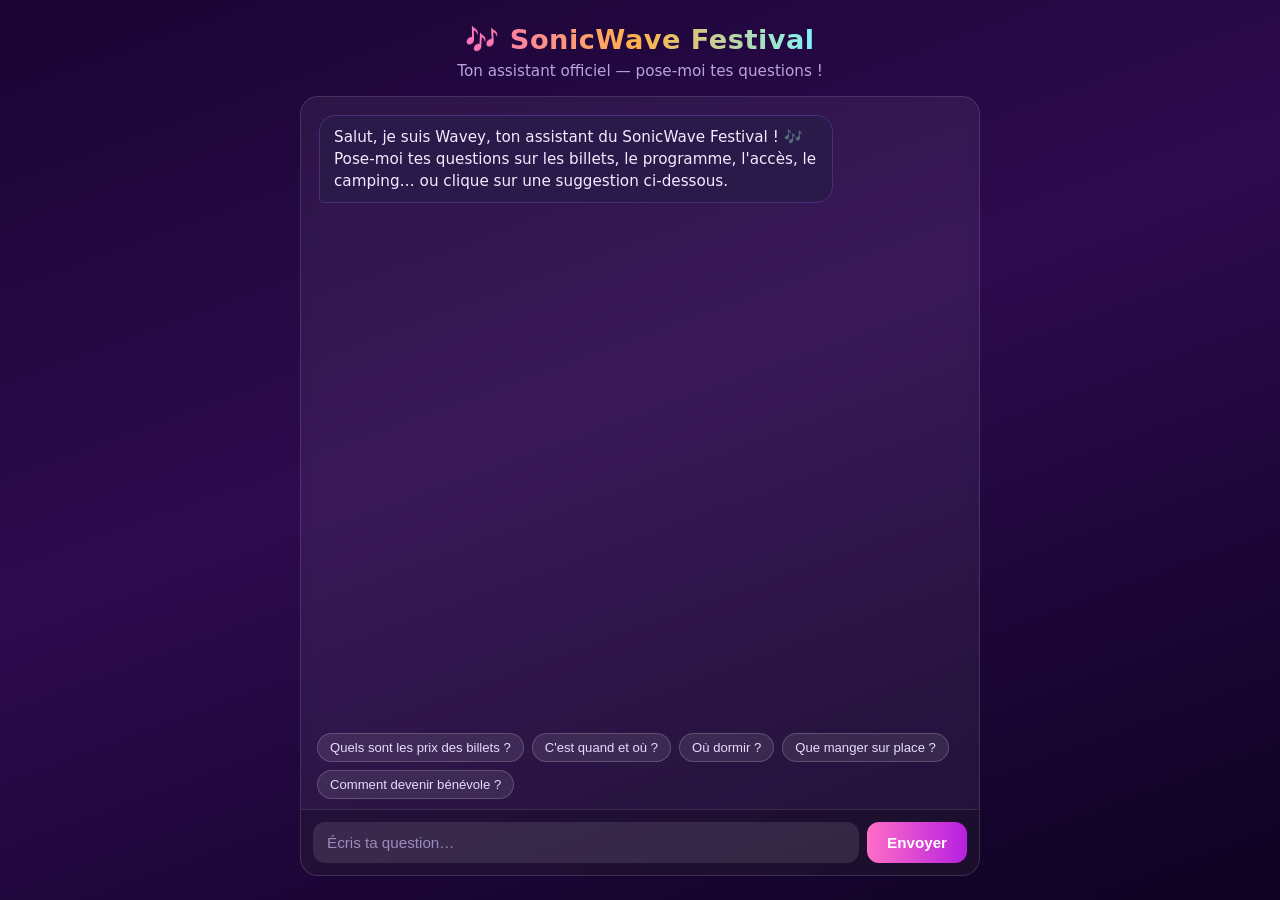
<file: essais-n0/yael-essai-A.html>
<!doctype html>
<html lang="fr">
<head>
<meta charset="UTF-8" />
<meta name="viewport" content="width=device-width, initial-scale=1.0" />
<title>Chatbot – Festival de Musique</title>
<style>
  :root {
    font-family: "Segoe UI", system-ui, -apple-system, sans-serif;
  }
  * { box-sizing: border-box; }
  body {
    margin: 0;
    min-height: 100vh;
    background: linear-gradient(160deg, #1a0533 0%, #2d0a4e 45%, #0d0221 100%);
    color: #f3eaff;
    display: flex;
    flex-direction: column;
    align-items: center;
    padding: 24px 12px;
  }
  header { text-align: center; margin-bottom: 16px; }
  header h1 {
    margin: 0;
    font-size: 1.7rem;
    background: linear-gradient(90deg, #ff6ec7, #ffb347, #7af7ff);
    -webkit-background-clip: text;
    background-clip: text;
    color: transparent;
    letter-spacing: .5px;
  }
  header p { margin: 6px 0 0; color: #b9a3d9; font-size: .95rem; }
  #chat {
    width: 100%;
    max-width: 680px;
    flex: 1;
    display: flex;
    flex-direction: column;
    background: rgba(255,255,255,.06);
    border: 1px solid rgba(255,255,255,.12);
    border-radius: 18px;
    backdrop-filter: blur(6px);
    overflow: hidden;
    min-height: 60vh;
  }
  #messages {
    flex: 1;
    overflow-y: auto;
    padding: 18px;
    display: flex;
    flex-direction: column;
    gap: 12px;
  }
  .msg {
    max-width: 80%;
    padding: 10px 14px;
    border-radius: 16px;
    line-height: 1.45;
    font-size: .95rem;
    white-space: pre-line;
    animation: pop .18s ease-out;
  }
  @keyframes pop { from { transform: translateY(6px); opacity: 0; } to { transform: none; opacity: 1; } }
  .bot {
    align-self: flex-start;
    background: #2a1a4a;
    border: 1px solid #4b2d7a;
    border-bottom-left-radius: 4px;
  }
  .user {
    align-self: flex-end;
    background: linear-gradient(90deg, #7b2ff7, #b620e0);
    border-bottom-right-radius: 4px;
  }
  .msg b { color: #ffcf7a; }
  #suggestions {
    display: flex;
    flex-wrap: wrap;
    gap: 8px;
    padding: 0 16px 10px;
  }
  .chip {
    background: rgba(255,255,255,.09);
    border: 1px solid rgba(255,255,255,.18);
    color: #e8dcff;
    border-radius: 999px;
    padding: 6px 12px;
    font-size: .82rem;
    cursor: pointer;
    transition: background .15s;
  }
  .chip:hover { background: rgba(255,255,255,.2); }
  form {
    display: flex;
    gap: 8px;
    padding: 12px;
    border-top: 1px solid rgba(255,255,255,.12);
    background: rgba(0,0,0,.18);
  }
  input {
    flex: 1;
    border: none;
    outline: none;
    border-radius: 12px;
    padding: 12px 14px;
    font-size: .95rem;
    background: rgba(255,255,255,.1);
    color: #fff;
  }
  input::placeholder { color: #9d8bbf; }
  button.send {
    border: none;
    border-radius: 12px;
    padding: 0 20px;
    font-size: .95rem;
    font-weight: 600;
    color: #fff;
    background: linear-gradient(90deg, #ff6ec7, #b620e0);
    cursor: pointer;
  }
  button.send:hover { filter: brightness(1.15); }
</style>
</head>
<body>

<header>
  <h1>🎶 SonicWave Festival</h1>
  <p>Ton assistant officiel — pose-moi tes questions !</p>
</header>

<div id="chat">
  <div id="messages"></div>
  <div id="suggestions"></div>
  <form id="form" autocomplete="off">
    <input id="input" type="text" placeholder="Écris ta question…" />
    <button class="send" type="submit">Envoyer</button>
  </form>
</div>

<script>
(function () {
  var messages = document.getElementById('messages');
  var suggestions = document.getElementById('suggestions');
  var form = document.getElementById('form');
  var input = document.getElementById('input');

  function add(text, who) {
    var div = document.createElement('div');
    div.className = 'msg ' + who;
    div.textContent = text;
    messages.appendChild(div);
    messages.scrollTop = messages.scrollHeight;
  }

  function botReply(text) {
    var typing = document.createElement('div');
    typing.className = 'msg bot';
    typing.textContent = '…';
    messages.appendChild(typing);
    messages.scrollTop = messages.scrollHeight;
    setTimeout(function () {
      typing.textContent = text;
      messages.scrollTop = messages.scrollHeight;
    }, 500 + Math.random() * 400);
  }

  // ---- Base de connaissances du festival (mot-clés -> réponse) ----
  var KB = [
    { kw: ['billet', 'ticket', 'prix', 'tarif', 'pass', 'acheter', 'coûte'],
      a: "🎫 <b>Billetterie</b>\n• Pass 1 jour : 65 €\n• Pass 3 jours : 160 €\n• VIP (accès backstage + buvette) : 320 €\nEn vente sur notre site et à l'entrée selon disponibilité. -18 ans : réduction de 30 % !" },
    { kw: ['date', 'quand', 'horaire', 'jour', 'calendrier', 'programme', 'programmation', 'line-up', 'lineup', 'artiste', 'concert', 'scène'],
      a: "📅 <b>Programme</b>\nLe festival a lieu du <b>12 au 14 juillet 2027</b>, de 14h à 2h du matin.\n• Vendredi : électro & hip-hop (scène Nova)\n• Samedi : rock & pop (scène Eclipse)\n• Dimanche : jazz, soul & world music (scène Riviera)\nLe line-up complet est dévoilé chaque mois d'avril !" },
    { kw: ['lieu', 'où', 'adresse', 'accès', 'parking', 'transport', 'venir', 'train', 'bus', 'voiture'],
      a: "📍 <b>Accès</b>\nLe festival se déroule au <b>Parc des Étoiles, 34000 Montpellier</b>.\n🚆 Gare à 10 min à pied\n🚌 Navettes gratuites toutes les 20 min depuis le centre-ville\n🅿️ Parking à 10 €/jour (places limitées : venez en transports !)" },
    { kw: ['camping', 'dormir', 'hôtel', 'hébergement', 'nuit', 'logement'],
      a: "🏕️ <b>Hébergement</b>\nUn camping est disponible sur place à 15 €/nuit (douches chaudes incluses), ouvert du 11 au 15 juillet. Réservation recommandée ! Sinon, hôtels partenaires au centre-ville avec -20 % sur présentation du billet." },
    { kw: ['nourriture', 'manger', 'boire', 'restauration', 'food', 'végétarien', 'végan', 'boisson', 'alcool'],
      a: "🍔 <b>Restauration</b>\nPlus de 30 stands : food trucks, cuisine du monde, options végétariennes et véganes partout. Bières et cocktails sur présentation d'une pièce d'identité (interdit aux -18 ans). Gourdes rechargeables : fontaines d'eau gratuites !" },
    { kw: ['enfant', 'famille', 'âge', 'mineur', 'accès handicapé', 'pmr', 'handicap', 'poussette'],
      a: "👨‍👩‍👧 <b>Familles & accessibilité</b>\nEntrée gratuite pour les moins de 10 ans (accompagnés d'un adulte). Espace enfants avec animations de 14h à 19h. Site entièrement accessible PMR, plateforme dédiée devant les scènes, accompagnateurs bénéficient d'une place gratuite." },
    { kw: ['météo', 'pluie', 'temps', 'soleil'],
      a: "⛅ <b>Météo</b>\nLe festival se maintient par toutes les météos : les scènes principales sont couvertes. Pense à apporter une cape de pluie (parapluies interdits devant les scènes) et de la crème solaire !" },
    { kw: ['objet', 'interdit', 'sécurité', 'sac', 'apporter', 'autorisé'],
      a: "🔒 <b>Sécurité</b>\nInterdits : bouteilles en verre, parapluies, drones, objets dangereux. Autorisés : petits sacs, gourdes vides, capes de pluie. Fouilles à l'entrée — pensez à arriver en avance." },
    { kw: ['bénévole', 'volontaire', 'travailler', 'staff', 'job'],
      a: "🙌 <b>Bénévoles</b>\nOn recrute 400 bénévoles ! 2 équipes de 6h par jour contre un pass 3 jours gratuit + repas. Candidatures en ligne jusqu'au 1er juin 2027." },
    { kw: ['contact', 'téléphone', 'mail', 'email', 'réclamation', 'question'],
      a: "📩 <b>Contact</b>\n✉️ contact@sonicwave-festival.fr\n📞 04 67 XX XX XX (9h–18h)\nRéponse sous 48h ouvrées." },
    { kw: ['annulation', 'rembours', 'covid', 'épidémie'],
      a: "💳 <b>Annulation</b>\nEn cas d'annulation du festival, remboursement intégral sous 30 jours. En cas d'empêchement personnel, ton billet peut être revendu via notre plateforme d'échange officielle." }
  ];

  var DEFAULT = "Hmm, je n'ai pas la réponse à ça 😅 Voici ce que je peux t'expliquer : billets, programme, accès, camping, restauration, familles, sécurité, bénévolat ou contact. Que veux-tu savoir ?";
  var GREET = ['salut', 'bonjour', 'bonsoir', 'hello', 'coucou', 'hey', 'yo'];

  function answer(q) {
    var s = ' ' + q.toLowerCase() + ' ';
    for (var i = 0; i < GREET.length; i++) {
      if (s.indexOf(' ' + GREET[i] + ' ') !== -1 || s.indexOf(GREET[i] + ' !') !== -1 || s.indexOf(GREET[i] + ' festival') !== -1)
        return "Salut et bienvenue au SonicWave Festival ! 🎵 Ask-moi ce que tu veux : billets, programme, accès, camping…";
    }
    for (var j = 0; j < KB.length; j++) {
      for (var k = 0; k < KB[j].kw.length; k++) {
        if (s.indexOf(KB[j].kw[k]) !== -1) return KB[j].a;
      }
    }
    if (s.indexOf('merci') !== -1) return "Avec plaisir ! 🎉 Bon festival !";
    if (s.indexOf('?') !== -1 && s.trim().length < 6) return "Pose ta question complète et je ferai de mon mieux 😉";
    return DEFAULT;
  }

  // Permettre le HTML gras dans les réponses
  function botReplyHTML(html) {
    var typing = document.createElement('div');
    typing.className = 'msg bot';
    typing.textContent = '…';
    messages.appendChild(typing);
    messages.scrollTop = messages.scrollHeight;
    setTimeout(function () {
      typing.innerHTML = html;
      messages.scrollTop = messages.scrollHeight;
    }, 500 + Math.random() * 400);
  }

  var CHIPS = ['Quels sont les prix des billets ?', 'C\'est quand et où ?', 'Où dormir ?', 'Que manger sur place ?', 'Comment devenir bénévole ?'];

  CHIPS.forEach(function (c) {
    var chip = document.createElement('button');
    chip.className = 'chip';
    chip.type = 'button';
    chip.textContent = c;
    chip.onclick = function () { send(c); };
    suggestions.appendChild(chip);
  });

  function send(text) {
    add(text, 'user');
    input.value = '';
    var reply = answer(text);
    if (reply.indexOf('<b>') !== -1) botReplyHTML(reply); else botReply(reply);
  }

  form.addEventListener('submit', function (e) {
    e.preventDefault();
    var v = input.value.trim();
    if (!v) return;
    send(v);
  });

  botReply("Salut, je suis Wavey, ton assistant du SonicWave Festival ! 🎶\nPose-moi tes questions sur les billets, le programme, l'accès, le camping… ou clique sur une suggestion ci-dessous.");
})();
</script>
</body>
</html>
</file>
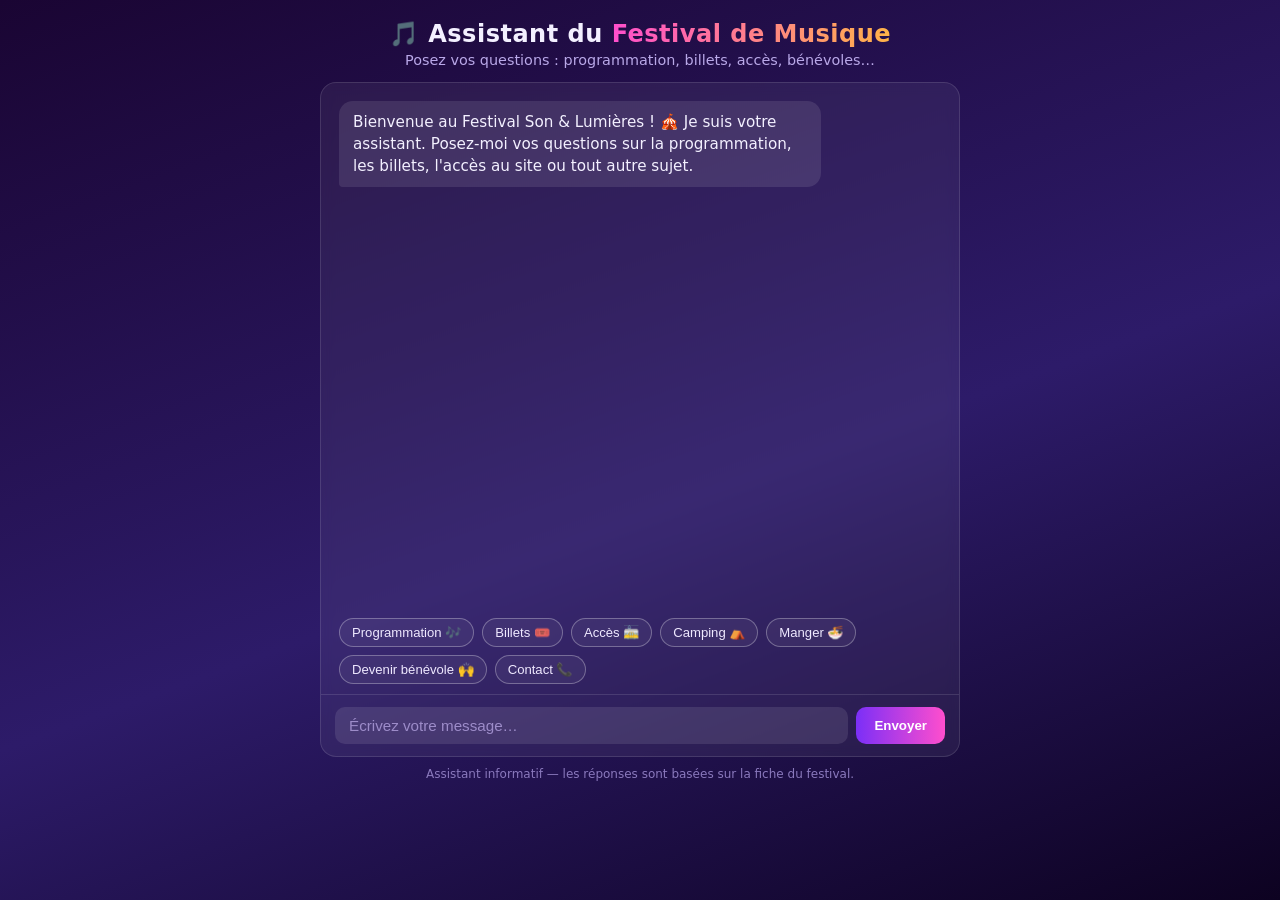
<file: essais-n0/yael-essai-B.html>
<!doctype html>
<html lang="fr">
<head>
<meta charset="UTF-8" />
<meta name="viewport" content="width=device-width, initial-scale=1.0" />
<title>Assistant du Festival de Musique</title>
<style>
  :root { font-family: "Segoe UI", system-ui, sans-serif; }
  * { box-sizing: border-box; margin: 0; padding: 0; }
  body {
    background: linear-gradient(160deg, #1a0533, #2d1b69 55%, #0d0221);
    color: #f3f0ff;
    min-height: 100vh;
    display: flex;
    flex-direction: column;
    align-items: center;
    padding: 20px;
  }
  header { text-align: center; margin-bottom: 14px; }
  header h1 { font-size: 1.5rem; letter-spacing: .5px; }
  header h1 span {
    background: linear-gradient(90deg, #ff4ecd, #ffb347);
    -webkit-background-clip: text; background-clip: text; color: transparent;
  }
  header p { color: #b9a8e8; font-size: .9rem; margin-top: 4px; }
  #chat {
    width: 100%; max-width: 640px; flex: 1;
    background: rgba(255,255,255,.06);
    border: 1px solid rgba(255,255,255,.12);
    border-radius: 16px;
    display: flex; flex-direction: column;
    min-height: 420px; max-height: 75vh;
    backdrop-filter: blur(6px);
  }
  #messages { flex: 1; overflow-y: auto; padding: 18px; display: flex; flex-direction: column; gap: 10px; }
  .msg { max-width: 80%; padding: 10px 14px; border-radius: 14px; line-height: 1.45; font-size: .95rem; white-space: pre-line; animation: pop .18s ease-out; }
  @keyframes pop { from { transform: translateY(6px); opacity: 0; } to { transform: none; opacity: 1; } }
  .bot { align-self: flex-start; background: rgba(255,255,255,.1); border-bottom-left-radius: 4px; }
  .user { align-self: flex-end; background: linear-gradient(90deg, #7b2ff7, #ff4ecd); border-bottom-right-radius: 4px; }
  .msg strong { color: #ffd166; }
  #quick { display: flex; flex-wrap: wrap; gap: 8px; padding: 0 18px 10px; }
  .chip {
    border: 1px solid rgba(255,255,255,.3); background: rgba(255,255,255,.05);
    color: #efe9ff; border-radius: 999px; padding: 6px 12px;
    font-size: .82rem; cursor: pointer; transition: background .15s;
  }
  .chip:hover { background: rgba(255,78,205,.3); }
  #inputBar { display: flex; gap: 8px; padding: 12px 14px; border-top: 1px solid rgba(255,255,255,.12); }
  #userInput {
    flex: 1; border: none; border-radius: 10px; padding: 10px 14px;
    background: rgba(255,255,255,.1); color: #fff; font-size: .95rem; outline: none;
  }
  #userInput::placeholder { color: #9d8cc9; }
  #sendBtn {
    border: none; border-radius: 10px; padding: 10px 18px; font-weight: 600;
    background: linear-gradient(90deg, #7b2ff7, #ff4ecd); color: #fff; cursor: pointer;
  }
  #sendBtn:disabled { opacity: .5; cursor: default; }
  footer { color: #8a79bd; font-size: .75rem; margin-top: 10px; text-align: center; }
</style>
</head>
<body>
<header>
  <h1>🎵 Assistant du <span>Festival de Musique</span></h1>
  <p>Posez vos questions : programmation, billets, accès, bénévoles…</p>
</header>
<div id="chat">
  <div id="messages"></div>
  <div id="quick"></div>
  <div id="inputBar">
    <input id="userInput" placeholder="Écrivez votre message…" autocomplete="off" />
    <button id="sendBtn">Envoyer</button>
  </div>
</div>
<footer>Assistant informatif — les réponses sont basées sur la fiche du festival.</footer>

<script>
const FESTIVAL = {
  nom: "Festival Son & Lumières",
  dates: "du 12 au 15 juillet 2026",
  lieu: "Parc des Expositions, 48 route des Pins, Lyon",
  horaires: "ouvre ses portes à 14h ; les concerts commencent à 18h et la dernière scène se termine vers 1h du matin",
  prix: "Pass 1 jour : 45 € · Pass 4 jours : 140 € · gratuit pour les moins de 12 ans accompagnés",
  programmation: [
    ["Vendredi 12", "Électro nuit — DJ Solstice, Nova Kid, Le Cirque des Basses"],
    ["Samedi 13", "Rock & Pop — Les Échos, Marianne Vale, The Foxholes"],
    ["Dimanche 14", "Scène world — Fatou & les Tambours, Alma Céleste, Trio Maia"],
    ["Lundi 15", "Clôture classique — Orchestre du Rhône, Chœur Aurora"]
  ],
  acces: "Tram T1 arrêt « Parc Expo », navettes gratuites toutes les 20 min depuis la gare Part-Dieu dès 16h. Parking de 2000 places à 10 €/jour. Piste vélo sécurisée et parc à vélos gratuit à l'entrée",
  camping: "Un camping est disponible sur place (tente : 12 €/nuit, emplacement van : 20 €/nuit), avec douches, points d'eau et recharge de téléphones. Ouverture 24h/24 pendant tout le festival",
  restos: "Une trentaine de stands de nourriture (végétarien, vegan, sans gluten, cuisine du monde) et 5 points d'eau gratuits — pensez à votre gourde !",
  billets: "Billetterie en ligne sur le site officiel du festival et sur place (avec 2 € de frais). Tarif réduit pour les étudiants et demandeurs d'emploi sur présentation d'un justificatif. Les pass 4 jours sont limités à 8000 exemplaires",
  benevoles: "Environ 400 bénévoles sont recherchés : accueil, bar, sécurité, accès artistes… 6h de travail par jour contre un pass 4 jours gratuit, repas et t-shirt. Candidature via le formulaire en ligne du festival",
  accessibilite: "Le site est entièrement accessible PMR : plateformes surélevées devant chaque scène, sanitaires adaptés, navettes accessibles. Accompagnateurs entrant gratuitement sur présentation d'une carte d'invalidité",
  objets: "Interdits : bouteilles en verre, parapluies, drones, appareils photo pro. Autorisés : gourdes vides, sacs jusqu'à 20 L, pique-nique dans la zone dédiée",
  enfants: "Le festival est familial le dimanche : espace enfants gratuit (ateliers musique, mini-scène). Les moins de 12 ans entrent gratuitement accompagnés d'un adulte",
  contact: "Par e-mail : contact@son-et-lumieres.fr · Par téléphone au 04 78 00 12 34 (du lundi au vendredi, 9h–18h) · Sur les réseaux sociaux @sonetlumieres"
};

const rules = [
  { k:["billet","prix","tarif","acheter","pass","coût","cout","payer","place"], r:() => `🎟️ Voici la billetterie :\n\n• Pass 1 jour : 45 €\n• Pass 4 jours : 140 €\n• Moins de 12 ans : gratuit\n• Tarif réduit étudiants / demandeurs d'emploi\n\n${FESTIVAL.billets}` },
  { k:["programme","programmation","scene","scène","concert","line-up","lineup","artistes","joue","affiche"], r:() => "🎶 La programmation " + FESTIVAL.dates + " :\n\n" + FESTIVAL.programmation.map(j => "• " + j[0] + " : " + j[1]).join("\n") + "\n\nUn pass 4 jours vous permet de tout voir !" },
  { k:["date","quand","horaire","heure","ouvre","commence","fin"], r:() => "📅 Le festival a lieu " + FESTIVAL.dates + " au " + FESTIVAL.lieu + ".\nLe site " + FESTIVAL.horaires + "." },
  { k:["acces","accès","venir","tram","metro","métro","bus","voiture","parking","garer","navette","train","gare","velo","vélo"], r:() => "🚋 Pour venir :\n\n" + FESTIVAL.acces + "." },
  { k:["camping","dormir","nuit","hebergement","hébergement","hotel","hôtel","tente"], r:() => "⛺ " + FESTIVAL.camping + ". Des hôtels partenaires proposent aussi des tarif préférentiels avec le code FEST26." },
  { k:["manger","boire","resto","restaurant","nourriture","food","vegetarien","végétarien","vegan","sans gluten","eau"], r:() => "🍜 " + FESTIVAL.restos + "." },
  { k:["benevole","bénévole","volontaire","travailler","candidater","aide"], r:() => "🙌 " + FESTIVAL.benevoles + "." },
  { k:["pmr","handicap","accessible","accessibilite","accessibilité","fauteuil","mobilite","mobilité"], r:() => "♿ " + FESTIVAL.accessibilite + "." },
  { k:["interdit","autorise","autorisé","sac","objets","apporter","cameras","bouteille","drohne","drone","photo"], r:() => "🎒 " + FESTIVAL.objets + "." },
  { k:["enfant","kids","famille","famillial","bebe","bébé","ado"], r:() => "👨‍👩‍👧 " + FESTIVAL.enfants + "." },
  { k:["contact","mail","e-mail","email","telephone","téléphone","joindre","question","reseau","réseau","instagram"], r:() => "📞 " + FESTIVAL.contact + "." },
  { k:["meteo","météo","pluie","soleil","température"], r:() => "⛅ Le festival se tient quel que soit le temps : les scènes principales sont couvertes. Prévoyez crème solaire, chapeau et une cape de pluie (les parapluies sont interdits !). Consultez la météo locale quelques jours avant votre venue." },
  { k:["annuler","rembours","remboursement","revente","revendre","echange","échange"], r:() => "↩️ Les billets sont remboursables (frais de 5 €) jusqu'à 15 jours avant le festival. La revente entre particuliers est possible via la plateforme d'échange officielle du site du festival, pour éviter les contrefaçons." },
  { k:["ou","site","adresse","localisation","carte","plan"], r:() => "📍 Le festival se déroule au " + FESTIVAL.lieu + ". Un plan du site avec toutes les scènes, stands et sanitaires est remis à l'entrée et disponible sur l'application mobile du festival." },
  { k:["bonjour","salut","hello","hey","coucou","yo"], r:() => "Bonjour et bienvenue ! 🎪 Je suis l'assistant du " + FESTIVAL.nom + ". Je peux vous renseigner sur la programmation, les billets, l'accès au site, le camping, la nourriture et bien plus. Que souhaitez-vous savoir ?" },
  { k:["merci","thanks","super","cool","genial","génial"], r:() => "Avec plaisir ! 🎉 N'hésitez pas si vous avez d'autres questions sur le festival." },
  { k:["revoir","bye","au revoir","aurevoir","ciao"], r:() => "À bientôt au " + FESTIVAL.nom + " ! 🎵 Bonne journée !" }
];

const chips = ["Programmation 🎶", "Billets 🎟️", "Accès 🚋", "Camping ⛺", "Manger 🍜", "Devenir bénévole 🙌", "Contact 📞"];

const msgs = document.getElementById("messages");
const quick = document.getElementById("quick");
const input = document.getElementById("userInput");
const sendBtn = document.getElementById("sendBtn");

function addMsg(text, who) {
  const d = document.createElement("div");
  d.className = "msg " + who;
  d.textContent = text;
  msgs.appendChild(d);
  msgs.scrollTop = msgs.scrollHeight;
}

function reply(q) {
  const norm = " " + q.toLowerCase().normalize("NFD").replace(/[\u0300-\u036f]/g, "") + " ";
  let best = null, bestScore = 0;
  for (const rule of rules) {
    const score = rule.k.reduce((s, kw) => {
      const nk = kw.normalize("NFD").replace(/[\u0300-\u036f]/g, "").toLowerCase();
      return s + (norm.includes(" " + nk) || norm.includes(nk + " ") || norm.includes(" " + nk + " ") ? 1 : 0) * Math.min(2, nk.length / 5);
    }, 0);
    if (score > bestScore) { bestScore = score; best = rule; }
  }
  if (best && bestScore >= 1) return best.r();
  return "Hmm, je n'ai pas de réponse certaine à cette question 😅.\nVous pouvez reformuler, ou essayer : « programmation », « billets », « accès », « camping », « bénévoles ».\nPour toute autre demande : " + FESTIVAL.contact;
}

function send(text) {
  if (!text.trim()) return;
  addMsg(text, "user");
  input.value = "";
  sendBtn.disabled = true;
  const chipsBox = document.getElementById("quick");
  setTimeout(() => {
    addMsg(reply(text), "bot");
    sendBtn.disabled = false;
    input.focus();
  }, 350);
}

input.addEventListener("keydown", e => { if (e.key === "Enter") send(input.value); });
sendBtn.addEventListener("click", () => send(input.value));
chips.forEach(c => {
  const b = document.createElement("button");
  b.className = "chip";
  b.textContent = c;
  b.addEventListener("click", () => send(c));
  quick.appendChild(b);
});

addMsg("Bienvenue au " + FESTIVAL.nom + " ! 🎪 Je suis votre assistant. Posez-moi vos questions sur la programmation, les billets, l'accès au site ou tout autre sujet.", "bot");
</script>
</body>
</html>
</file>
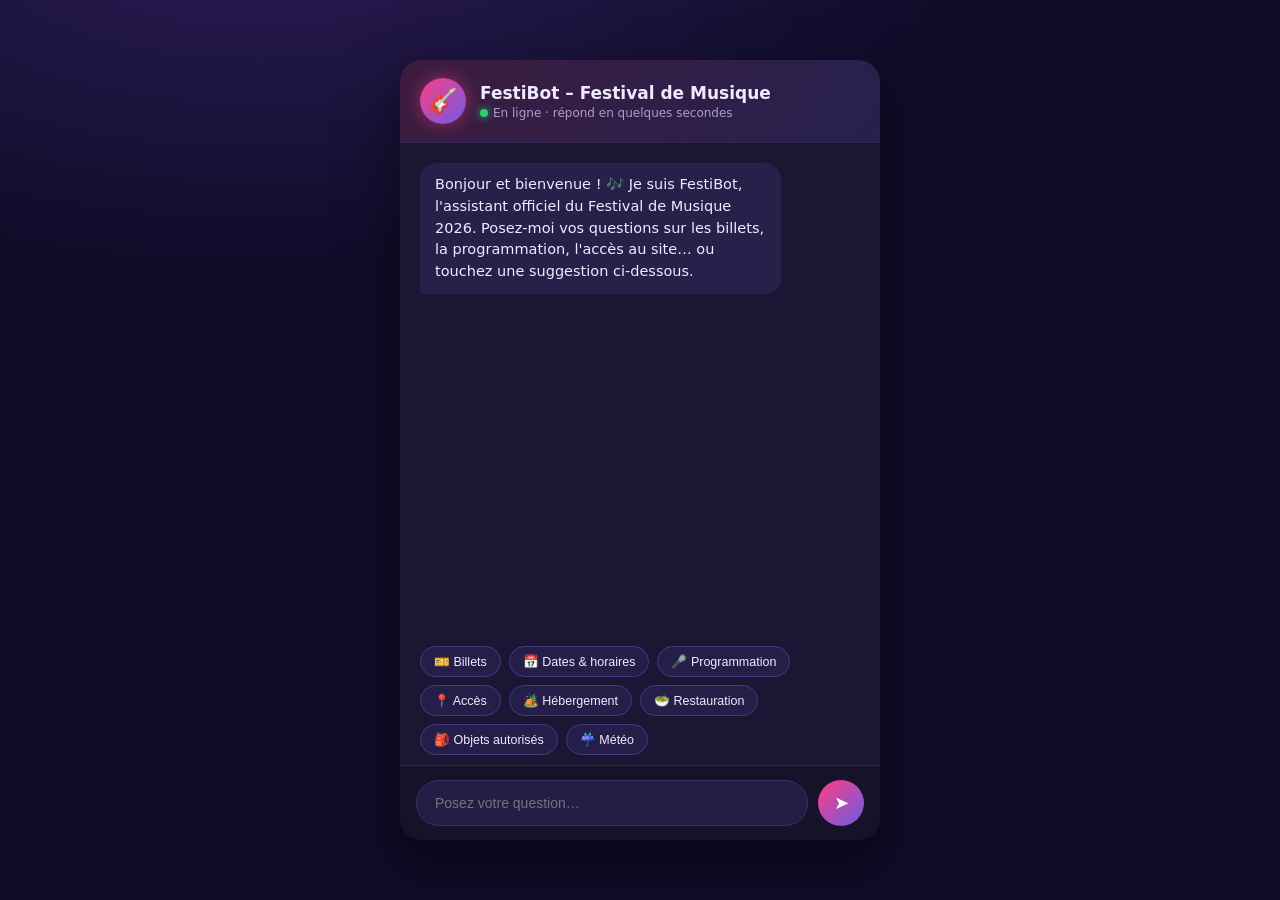
<file: essais-n0/yael-essai-C.html>
<!doctype html>
<html lang="fr">
  <head>
    <meta charset="UTF-8" />
    <meta name="viewport" content="width=device-width, initial-scale=1.0" />
    <title>Chatbot – Festival de Musique</title>
    <style>
      :root {
        --bg: #0f0c29;
        --panel: #1a1633;
        --accent: #ff3d81;
        --accent2: #6c5ce7;
        --text: #f1eaff;
        --muted: #a99fd0;
        --bubble-bot: #26204a;
        --bubble-user: linear-gradient(135deg, #ff3d81, #6c5ce7);
      }
      * { box-sizing: border-box; margin: 0; padding: 0; }
      body {
        font-family: "Segoe UI", system-ui, -apple-system, sans-serif;
        background: radial-gradient(1200px 600px at 20% -10%, #2b1c56 0%, var(--bg) 60%);
        color: var(--text);
        min-height: 100vh;
        display: flex;
        align-items: center;
        justify-content: center;
        padding: 20px;
      }
      .app {
        width: 100%;
        max-width: 480px;
        height: 92vh;
        max-height: 780px;
        background: var(--panel);
        border-radius: 22px;
        box-shadow: 0 25px 60px rgba(0,0,0,.5);
        display: flex;
        flex-direction: column;
        overflow: hidden;
      }
      header {
        padding: 18px 20px;
        display: flex;
        align-items: center;
        gap: 14px;
        border-bottom: 1px solid #2e2757;
        background: linear-gradient(120deg, rgba(255,61,129,.15), rgba(108,92,231,.15));
      }
      .avatar {
        width: 46px; height: 46px; border-radius: 50%;
        background: var(--bubble-user);
        display: flex; align-items: center; justify-content: center;
        font-size: 24px;
        box-shadow: 0 0 18px rgba(255,61,129,.5);
      }
      header h1 { font-size: 17px; font-weight: 700; }
      header .status { font-size: 12px; color: var(--muted); margin-top: 3px; }
      .status .dot {
        display: inline-block; width: 8px; height: 8px; border-radius: 50%;
        background: #2ecc71; margin-right: 5px;
        box-shadow: 0 0 8px #2ecc71;
      }
      #chat {
        flex: 1;
        overflow-y: auto;
        padding: 20px;
        display: flex;
        flex-direction: column;
        gap: 12px;
        scroll-behavior: smooth;
      }
      #chat::-webkit-scrollbar { width: 6px; }
      #chat::-webkit-scrollbar-thumb { background: #3a3268; border-radius: 3px; }
      .msg {
        max-width: 82%;
        padding: 11px 15px;
        border-radius: 16px;
        font-size: 14.5px;
        line-height: 1.5;
        animation: pop .25s ease;
        white-space: pre-line;
      }
      @keyframes pop {
        from { opacity: 0; transform: translateY(8px); }
        to { opacity: 1; transform: translateY(0); }
      }
      .bot { align-self: flex-start; background: var(--bubble-bot); border-bottom-left-radius: 4px; }
      .user { align-self: flex-end; background: var(--bubble-user); border-bottom-right-radius: 4px; }
      .typing { align-self: flex-start; display: flex; gap: 5px; padding: 14px 16px; background: var(--bubble-bot); border-radius: 16px; border-bottom-left-radius: 4px; }
      .typing span {
        width: 7px; height: 7px; border-radius: 50%; background: var(--muted);
        animation: blink 1.2s infinite;
      }
      .typing span:nth-child(2) { animation-delay: .2s; }
      .typing span:nth-child(3) { animation-delay: .4s; }
      @keyframes blink { 0%, 80%, 100% { opacity: .25; } 40% { opacity: 1; } }
      .chips {
        padding: 0 20px 10px;
        display: flex;
        flex-wrap: wrap;
        gap: 8px;
      }
      .chip {
        border: 1px solid #443a80;
        background: rgba(108,92,231,.12);
        color: var(--text);
        font-size: 12.5px;
        padding: 7px 13px;
        border-radius: 20px;
        cursor: pointer;
        transition: .2s;
      }
      .chip:hover { background: rgba(108,92,231,.35); }
      form {
        display: flex;
        gap: 10px;
        padding: 14px 16px;
        border-top: 1px solid #2e2757;
        background: #15122a;
      }
      input {
        flex: 1;
        background: #221d45;
        border: 1px solid #37306b;
        color: var(--text);
        border-radius: 24px;
        padding: 12px 18px;
        font-size: 14px;
        outline: none;
      }
      input:focus { border-color: var(--accent2); }
      button.send {
        width: 46px; height: 46px;
        border-radius: 50%;
        border: none;
        background: var(--bubble-user);
        color: #fff;
        font-size: 18px;
        cursor: pointer;
        transition: transform .15s;
      }
      button.send:hover { transform: scale(1.08); }
    </style>
  </head>
  <body>
    <div class="app">
      <header>
        <div class="avatar">🎸</div>
        <div>
          <h1>FestiBot – Festival de Musique</h1>
          <div class="status"><span class="dot"></span>En ligne · répond en quelques secondes</div>
        </div>
      </header>
      <div id="chat"></div>
      <div class="chips" id="chips"></div>
      <form id="form">
        <input id="input" type="text" placeholder="Posez votre question…" autocomplete="off" />
        <button class="send" type="submit" title="Envoyer">➤</button>
      </form>
    </div>

    <script>
      const CHIPS = ["🎫 Billets", "📅 Dates & horaires", "🎤 Programmation", "📍 Accès", "🏕️ Hébergement", "🥗 Restauration", "🎒 Objets autorisés", "☔ Météo"];

      const RULES = [
        {
          kw: ["billet", "ticket", "prix", "tarif", "acheter", "pass", "payer", "coût"],
          a: "🎫 Billetterie :\n• Pass 1 jour : 59 €\n• Pass 3 jours : 129 €\n• Pass VIP (accès backstage + zones premium) : 249 €\n\nAchat en ligne sur le site officiel du festival ou à l'entrée (majoration de 5 €, sous réserve de disponibilité). Les moins de 12 ans entrent gratuitement accompagnés d'un adulte."
        },
        {
          kw: ["date", "quand", "horaire", "heure", "calendrier", "jour"],
          a: "📅 Dates & horaires :\nLe festival a lieu du vendredi 12 au dimanche 14 juin 2026.\n\n• Vendredi : 14h00 – 01h00\n• Samedi : 12h00 – 02h00\n• Dimanche : 12h00 – 23h30\n\nLes portes ferment à 22h00 pour les nouveaux arrivants."
        },
        {
          kw: ["programmation", "artiste", "concert", "scène", "line-up", "lineup", "musique", "groupe", "chanteur", "joue"],
          a: "🎤 Programmation 2026 (extrait) :\n• Vendredi : Daft Tribute, Les Étoiles de Nuit, Électrowave Live\n• Samedi : Solar System (tête d'affiche), Rock Avenue, DJ Nova\n• Dimanche : Acoustic Souls, La Grande Fanfare, Midnight Jazz Trio\n\n4 scènes : Main Stage, Scène Électro, Scène Découverte et l'Esplanade Acoustique. Le programme détaillé horaire par scène est dans l'application du festival."
        },
        {
          kw: ["accès", "aller", "venir", "transport", "parking", "voiture", "train", "bus", "adresse", "lieu", "situer", "où"],
          a: "📍 Accès :\nLe site se trouve au Parc des Trois Rivières, à 10 min du centre-ville.\n\n• Navettes gratuites toutes les 15 min depuis la gare (12h–02h)\n• Tram ligne B, arrêt « Festival »\n• Parking : 10 €/jour, formule covoiturage à tarif réduit\n• Piste cyclable sécurisée + parc à vélos gratuit\n\nZéro voiture sur le site lui-même : navettes internes électriques."
        },
        {
          kw: ["dormir", "hébergement", "camping", "hôtel", "hôtel", "loger", "nuit", "tente"],
          a: "🏕️ Hébergement :\n• Camping du festival : 25 €/nuit (douches chaudes, bornes de recharge)\n• Emplacements VIP avec tente déjà montée : 90 €/nuit\n• Hôtels partenaires à 15 min : à partir de 65 €/nuit avec le code FESTI2026\n\nLe camping ouvre le jeudi 11 juin à 12h00."
        },
        {
          kw: ["manger", "boire", "restauration", "food", "food truck", "restaurant", "végétarien", "végétalien", "vegan", "végé", "boisson"],
          a: "🥗 Restauration :\nPlus de 40 food trucks sur place : burgers, cuisine du monde, pizzas au feu de bois, et une large offre végétarienne/végétalienne.\n\n• Eau potable gratuite (fontaines partout sur le site)\n• Menus végé : 8–13 €\n• Paiement sans contact et cashless acceptés"
        },
        {
          kw: ["objet", "interdit", "autorisé", "apporter", "sac", "interdiction", "caméra", "bouteille"],
          a: "🎒 Objets autorisés / interdits :\n✅ Autorisés : petite gourde vide, crème solaire, casquette, appareil photo compact.\n❌ Interdits : bouteilles et verres en verre, parapluies pointus, drones, feux, substances illicites, caméras professionnelles.\n\nSacs jusqu'à 20×20 cm autorisés sans fouille approfondie."
        },
        {
          kw: ["météo", "pluie", "soleil", "température", "chaud", "froid"],
          a: "☔ Météo & équipement :\nLe festival se déroule en juin, à l'extérieur. Prévoyez :\n• Crème solaire et chapeau (l'après-midi)\n• K-way ou poncho (au cas où)\n• Chaussures confortables, quitte à salir !\n\nLes principales scènes sont couvertes, le festival a lieu quel que soit le temps."
        },
        {
          kw: ["accessibilité", "handicap", "pmr", "fauteuil", "pmr", "validité"],
          a: "♿ Accessibilité :\nLe site est 100 % accessible : plateformes dédiées devant les scènes, circuits adaptés, sanitaires PMR. L'accompagnateur bénéficie d'une entrée gratuite. Le parking PMR se réserve à l'achat du billet."
        },
        {
          kw: ["enfant", "enfant", "famille", "kid", "mineur", "ados", "âge"],
          a: "👨‍👩‍👧 Enfants & familles :\nLes moins de 12 ans entrent gratuitement accompagnés d'un adulte. Un espace famille avec activités pour enfants est ouvert de 12h à 19h, et les concerts de l'Esplanade Acoustique sont pensés pour tous les âges."
        },
        {
          kw: ["sécurité", "secours", "premiers soins", "perdu", "objets trouvés", "urgence"],
          a: "🚑 Sécurité :\nDeux postes de secours ouverts 24h/24, équipe de sécurité présente en continu, consignes et objets trouvés à l'accueil principal (près de l'entrée Est). En cas d'urgence : appelez le 112 ou le personnel badge « SÉCURITÉ »."
        },
        {
          kw: ["annuler", "remboursement", "covid", "échange", "revendre"],
          a: "💸 Conditions :\nBillets échangeables gratuitement jusqu'au 1er juin. Remboursement uniquement en cas d'annulation du festival. Revente sécurisée possible via la billetterie officielle (ne jamais acheter sur les réseaux sociaux)."
        },
        {
          kw: ["contact", "téléphone", "mail", "email", "joindre", "question humaine", "service client"],
          a: "📬 Contact :\n• Email : contact@festimusique.fr\n• Téléphone : +33 1 23 45 67 89 (9h–18h)\n• Réseaux sociaux : @festimusique\n\nL'équipe répond en moins de 24h, et sur place à l'accueil principal 24h/24."
        },
        {
          kw: ["bonjour", "salut", "coucou", "hello", "hey", "yo", "wesh"],
          a: "Salut ! 🎶 Je suis FestiBot, l'assistant du Festival de Musique. Demandez-moi tout : billets, programmation, accès, hébergement… Comment puis-je vous aider ?"
        },
        {
          kw: ["merci", "thanks", "cool", "super", "génial", "parfait"],
          a: "Avec plaisir ! 🎵 Si vous avez d'autres questions avant le festival, je suis là. Bonne journée (et à bientôt sous le soleil !) ☀️"
        },
        {
          kw: ["au revoir", "bye", "ciao", "à plus", "adieu"],
          a: "À bientôt ! 🎸 Rendez-vous du 12 au 14 juin 2026 pour trois jours de musique inoubliables. Ciao !"
        }
      ];

      const chat = document.getElementById("chat");
      const form = document.getElementById("form");
      const input = document.getElementById("input");
      const chipsBox = document.getElementById("chips");

      function scrollDown() {
        chat.scrollTop = chat.scrollHeight;
      }

      function addMsg(text, who) {
        const d = document.createElement("div");
        d.className = "msg " + who;
        d.textContent = text;
        chat.appendChild(d);
        scrollDown();
      }

      function showTyping() {
        const t = document.createElement("div");
        t.className = "typing";
        t.id = "typing";
        t.innerHTML = "<span></span><span></span><span></span>";
        chat.appendChild(t);
        scrollDown();
      }

      function removeTyping() {
        const t = document.getElementById("typing");
        if (t) t.remove();
      }

      function normalize(s) {
        return s.toLowerCase()
          .replace(/[éèêë]/g, "e").replace(/[àâä]/g, "a")
          .replace(/[ùûü]/g, "u").replace(/[ôö]/g, "o")
          .replace(/[îï]/g, "i").replace(/ç/g, "c")
          .replace(/[^a-z0-9 ]/g, " ");
      }

      function answer(q) {
        const n = normalize(q);
        let best = null;
        let bestScore = 0;
        for (const rule of RULES) {
          let score = 0;
          for (const k of rule.kw) {
            if (n.includes(k)) score += k.length;
          }
          if (score > bestScore) { bestScore = score; best = rule; }
        }
        return best ? best.a : null;
      }

      function fallback() {
        const opts = [
          "programmes", "billets", "dates", "accès", "hébergement", "restauration"
        ];
        return "Hmm, je n'ai pas bien compris votre demande 🤔\nJe peux vous renseigner sur : 🎫 billets · 📅 dates · 🎤 programmation · 📍 accès · 🏕️ hébergement · 🥗 restauration · 🎒 objets autorisés · ☔ météo · ♿ accessibilité · 🚑 sécurité · 📬 contact.\n\nQue souhaitez-vous savoir ?";
      }

      async function botReply(q) {
        showTyping();
        await new Promise(r => setTimeout(r, 600 + Math.random() * 700));
        removeTyping();
        addMsg(answer(q) || fallback(), "bot");
      }

      async function handle(q) {
        addMsg(q, "user");
        input.value = "";
        await botReply(q);
      }

      form.addEventListener("submit", (e) => {
        e.preventDefault();
        const q = input.value.trim();
        if (q) handle(q);
      });

      CHIPS.forEach(c => {
        const b = document.createElement("button");
        b.className = "chip";
        b.textContent = c;
        b.onclick = () => handle(c);
        chipsBox.appendChild(b);
      });

      addMsg("Bonjour et bienvenue ! 🎶 Je suis FestiBot, l'assistant officiel du Festival de Musique 2026. Posez-moi vos questions sur les billets, la programmation, l'accès au site… ou touchez une suggestion ci-dessous.", "bot");
    </script>
  </body>
</html>
</file>
<file: atelier/public/styles.css>
body { font-family: system-ui, sans-serif; margin: 2rem; color: #15213a; background: white; }
main { max-width: 48rem; margin-inline: auto; }
// Yael
form { margin-top: 1rem; }
label { display: block; margin-bottom: 0.5rem; }
textarea { display: block; width: 100%; min-height: 5rem; }
button { margin-top: 0.5rem; }
// Nicolas
form { display: grid; gap: 0.5rem; margin-block: 1rem; }
ul { list-style: none; padding: 0; }
</file>
